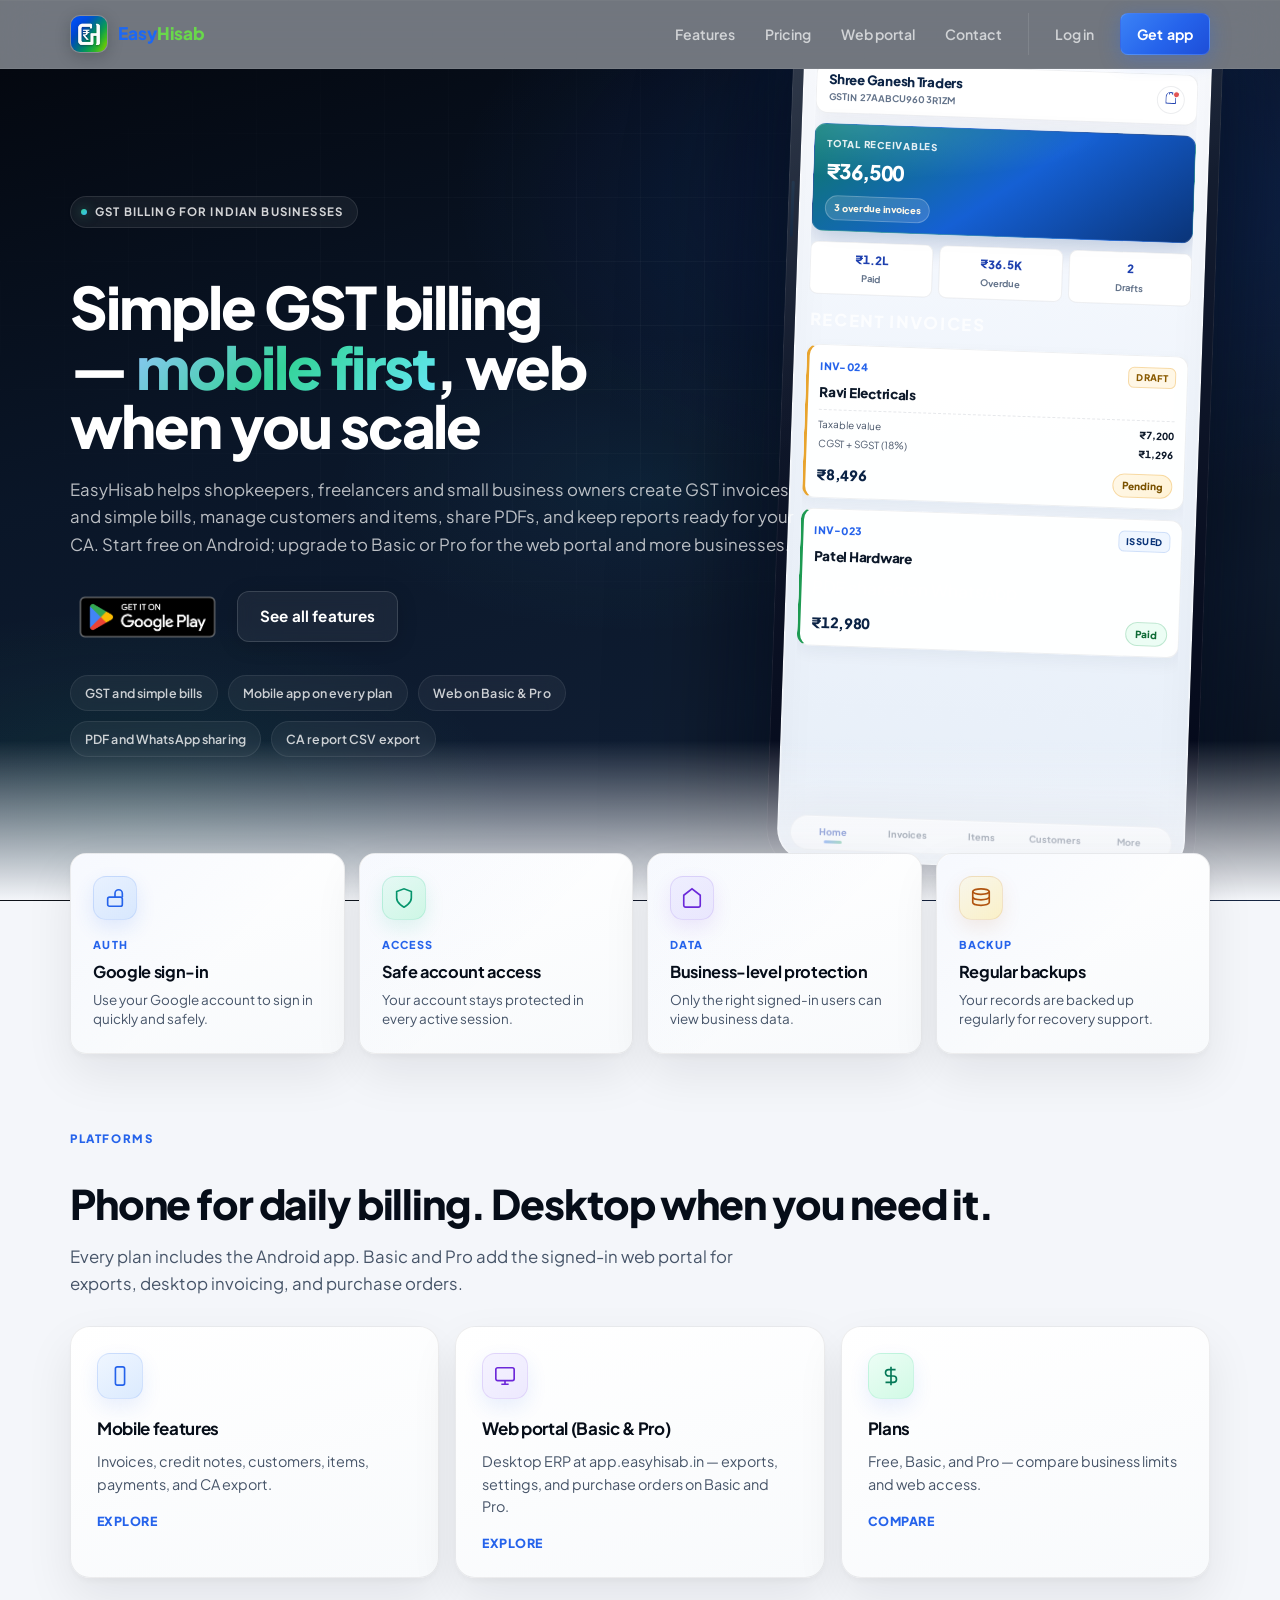
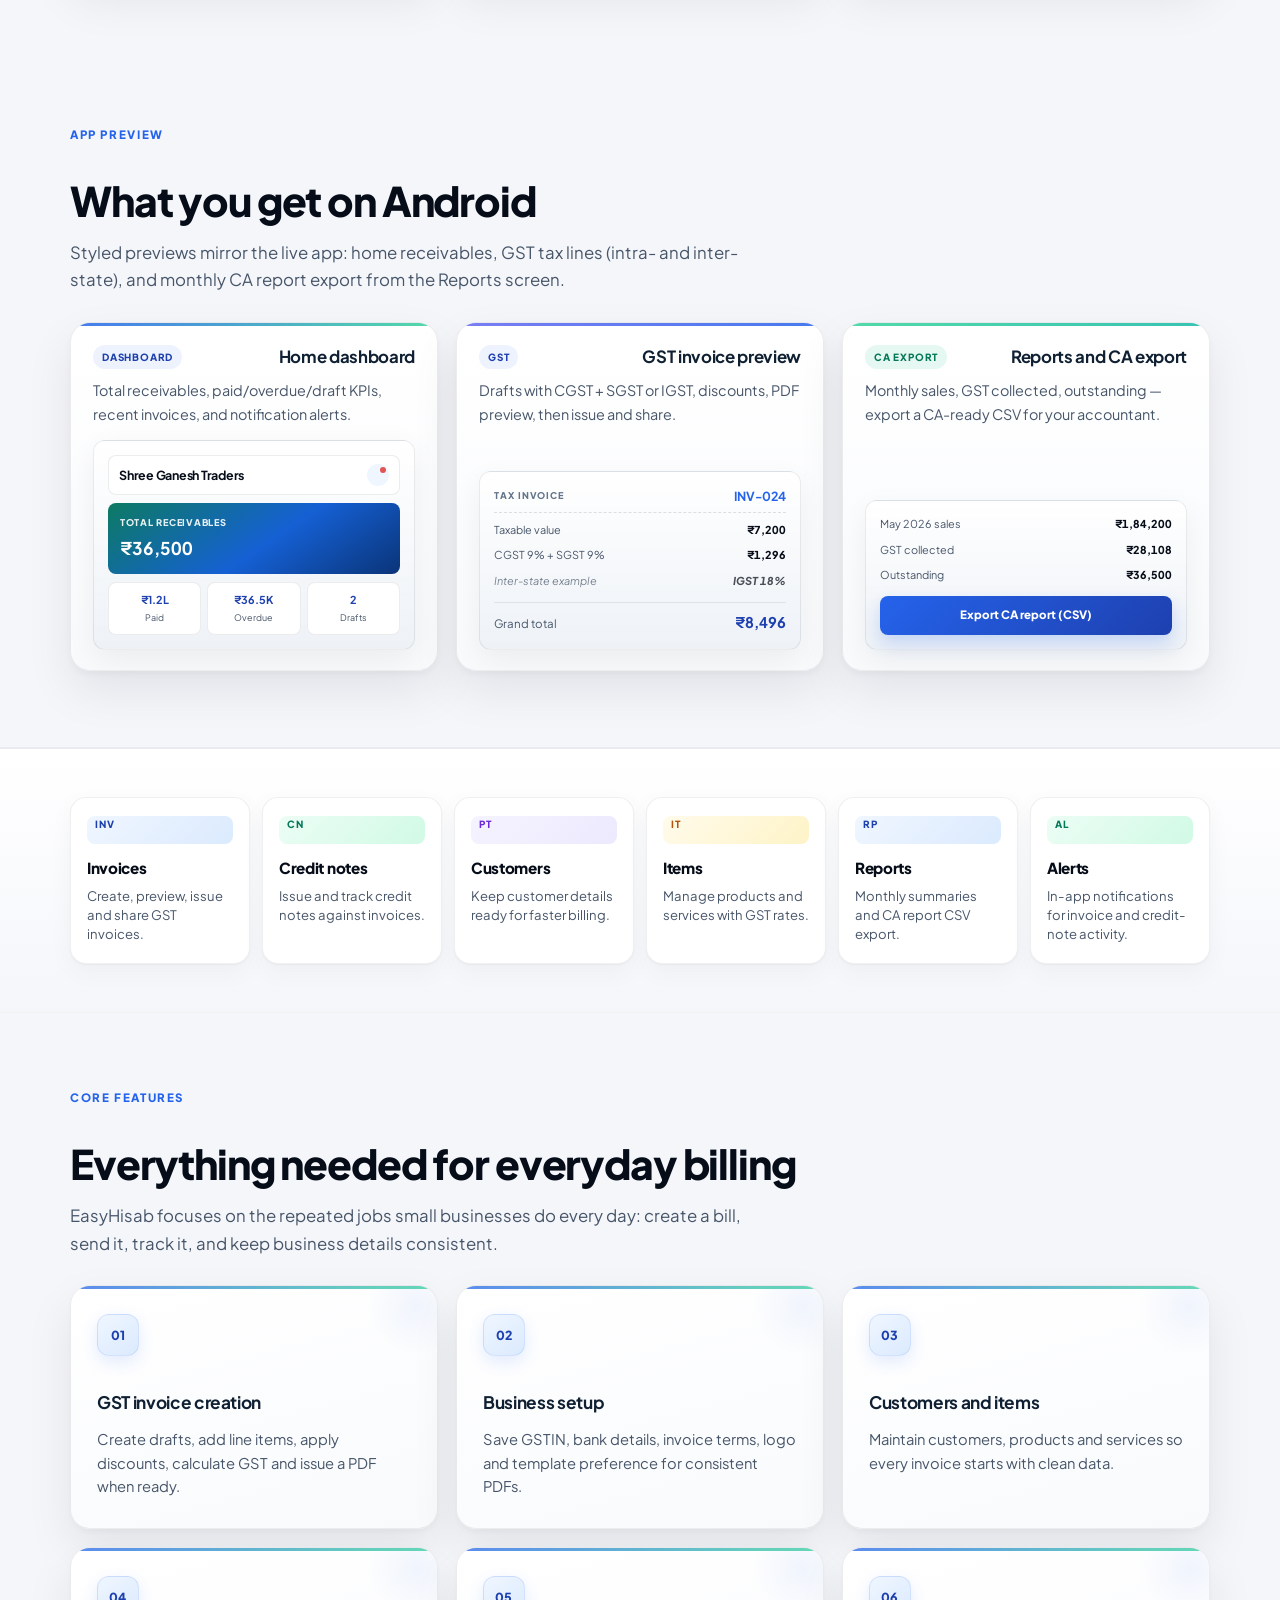
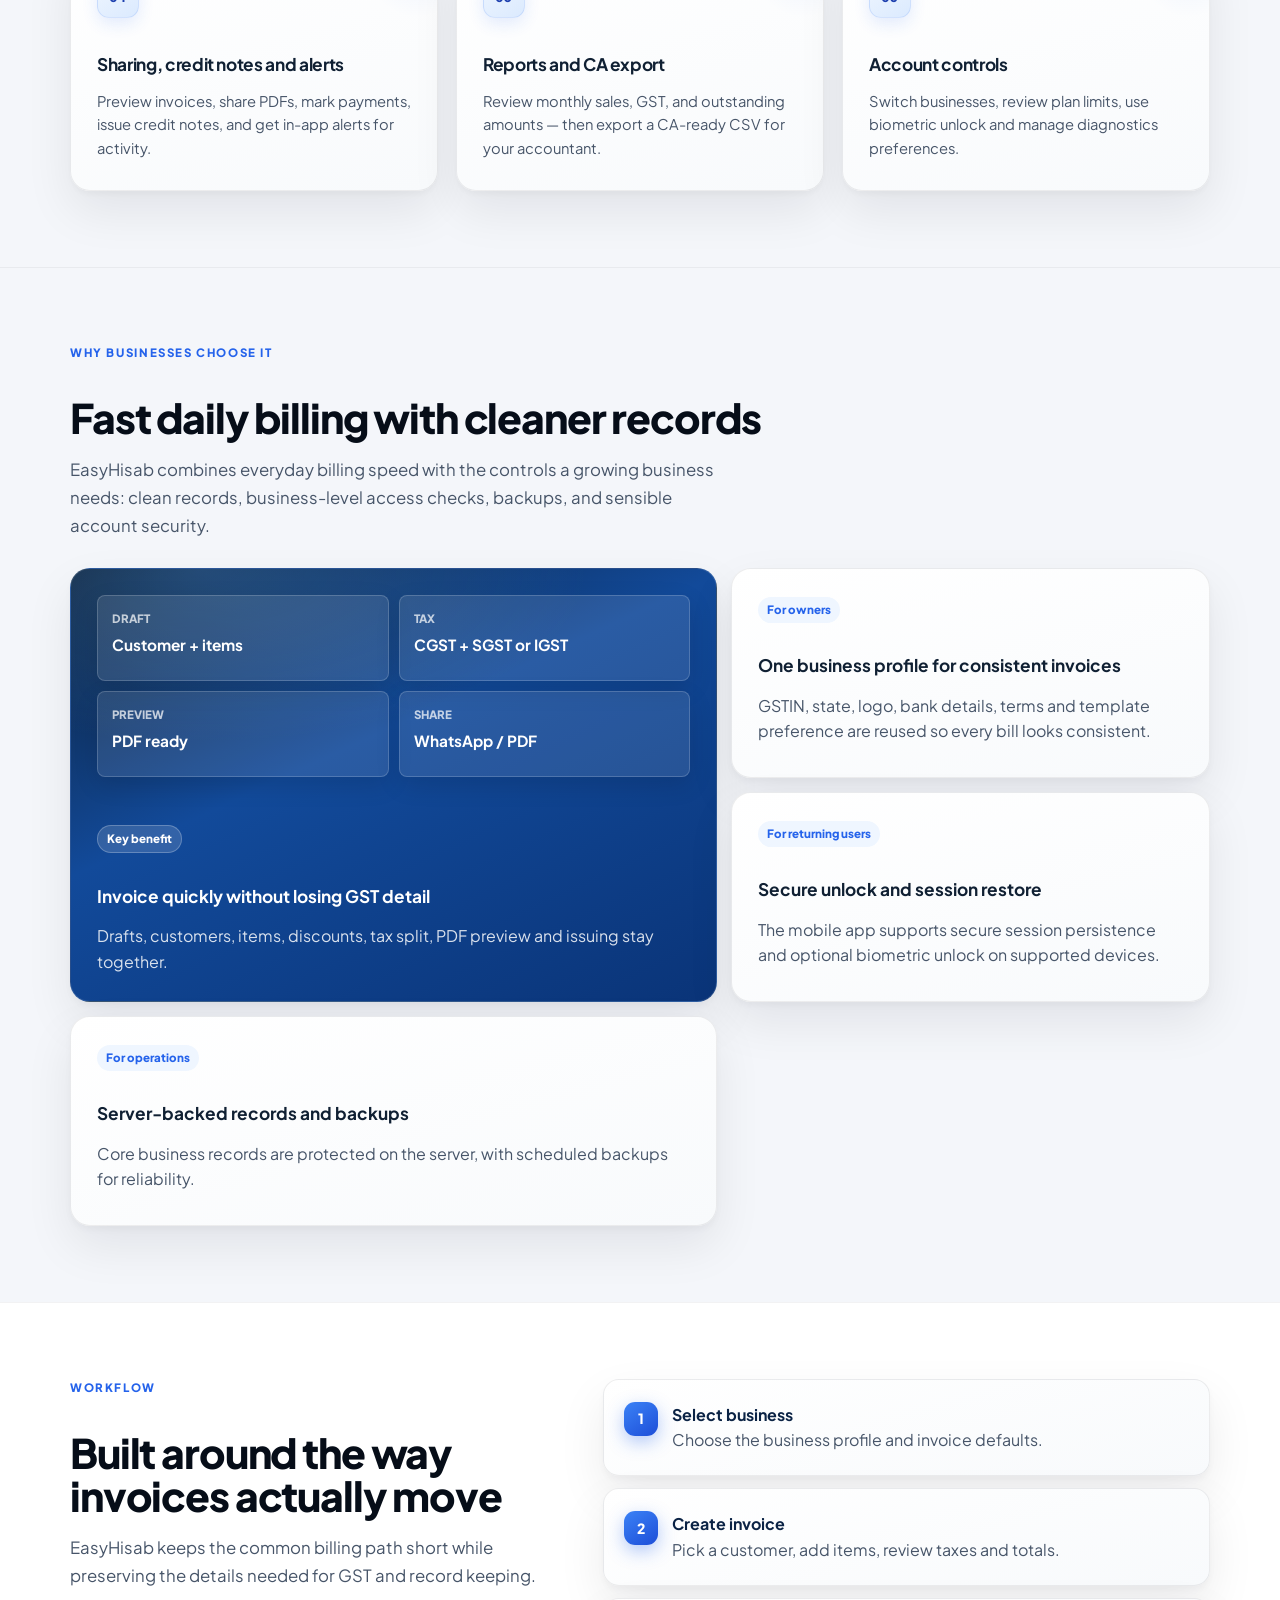
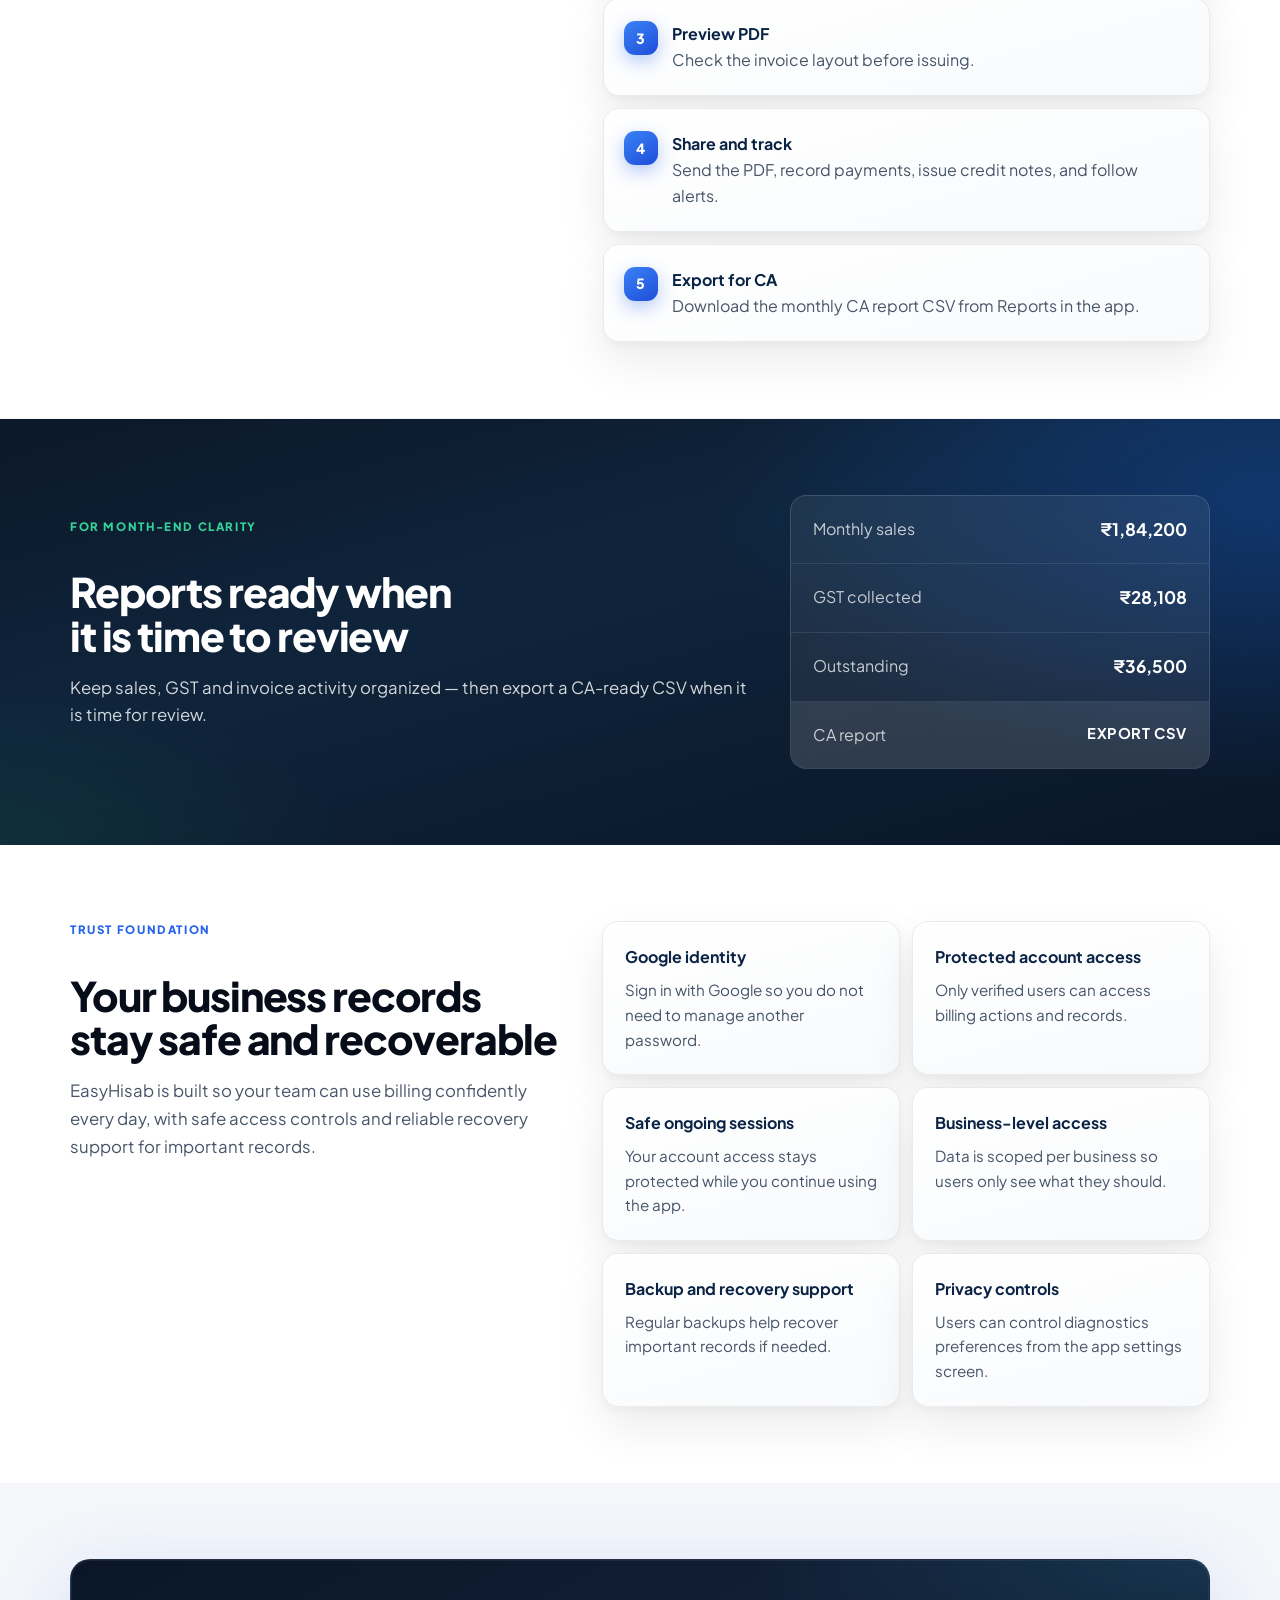
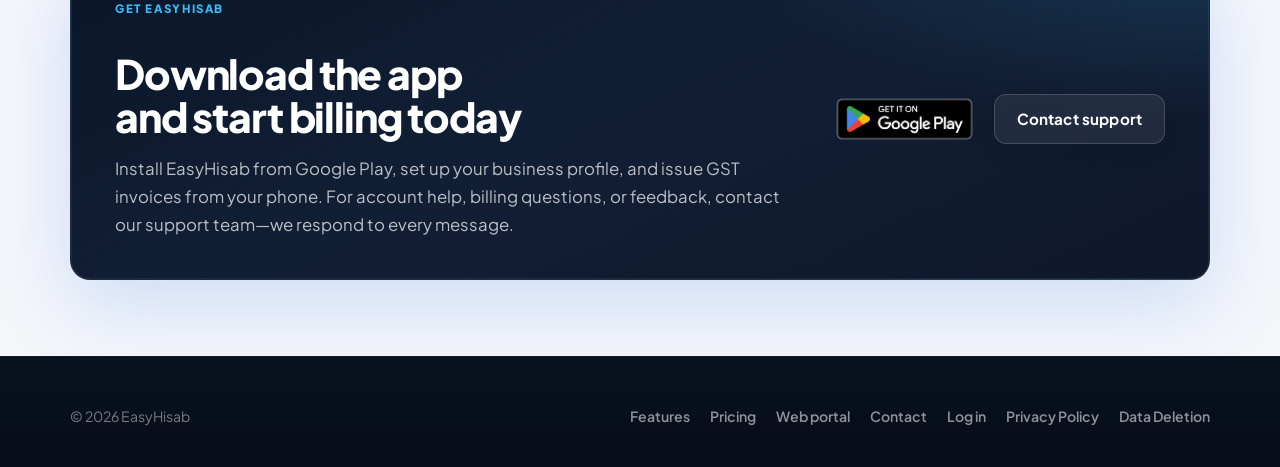
<file: index.html>
<!doctype html>
<html lang="en">
  <head>
    <meta charset="utf-8">
    <meta name="viewport" content="width=device-width, initial-scale=1">
    <title>EasyHisab | Simple GST Billing for Indian Businesses</title>
    <meta
      name="description"
      content="EasyHisab is GST billing for Indian businesses: Android app on every plan, web portal on Basic and Pro. Invoices, credit notes, reports, and CA export."
    >
    <link rel="canonical" href="https://www.easyhisab.in/">
    <meta property="og:site_name" content="EasyHisab">
    <meta property="og:url" content="https://www.easyhisab.in/">
    <meta property="og:locale" content="en_IN">
    <meta property="og:title" content="EasyHisab — GST billing for Indian businesses">
    <meta
      property="og:description"
      content="GST billing on Android for every plan. Basic and Pro add the web portal at app.easyhisab.in. Invoices, reports, and CA export."
    >
    <meta property="og:type" content="website">
    <meta property="og:image" content="https://www.easyhisab.in/assets/og-share.jpg">
    <meta property="og:image:secure_url" content="https://www.easyhisab.in/assets/og-share.jpg">
    <meta property="og:image:type" content="image/jpeg">
    <meta property="og:image:width" content="1200">
    <meta property="og:image:height" content="630">
    <meta
      property="og:image:alt"
      content="EasyHisab — GST invoices, customers, and reports on Android"
    >
    <meta name="twitter:card" content="summary_large_image">
    <meta name="twitter:title" content="EasyHisab — GST billing for Indian businesses">
    <meta
      name="twitter:description"
      content="GST invoices, customers, catalog, PDF sharing, and reports. On Google Play for Android."
    >
    <meta name="twitter:image" content="https://www.easyhisab.in/assets/og-share.jpg">
    <link rel="icon" type="image/png" sizes="32x32" href="assets/favicon-32.png">
    <link rel="icon" type="image/png" sizes="192x192" href="assets/favicon.png">
    <link rel="apple-touch-icon" href="assets/favicon.png">
    <meta name="theme-color" content="#060d18">
    <script type="application/ld+json">
      {
        "@context": "https://schema.org",
        "@type": "SoftwareApplication",
        "name": "EasyHisab",
        "applicationCategory": "BusinessApplication",
        "operatingSystem": "Android",
        "description": "GST billing for Indian businesses: mobile app on every plan, web portal on Basic and Pro, credit notes, and CA-ready reports.",
        "url": "https://www.easyhisab.in/",
        "downloadUrl": "https://play.google.com/store/apps/details?id=com.easyhisab.billing",
        "offers": {
          "@type": "Offer",
          "price": "0",
          "priceCurrency": "INR"
        },
        "publisher": {
          "@type": "Organization",
          "name": "EasyHisab",
          "url": "https://www.easyhisab.in/"
        }
      }
    </script>
    <link rel="preconnect" href="https://fonts.googleapis.com">
    <link rel="preconnect" href="https://fonts.gstatic.com" crossorigin>
    <link
      href="https://fonts.googleapis.com/css2?family=Plus+Jakarta+Sans:ital,wght@0,400..800;1,400..800&display=swap"
      rel="stylesheet"
    >
    <link rel="stylesheet" href="styles.css">
  </head>
  <body>
    <a class="skip-link" href="#main-content">Skip to main content</a>
    <header class="topbar">
      <div class="container topbar-inner">
        <div class="topbar-row">
          <a class="brand" href="./" aria-label="EasyHisab home">
            <span class="brand-mark">
              <img src="assets/brand-mark.png" alt="">
            </span>
            <span class="brand-name" aria-hidden="true">
              <span class="brand-easy">Easy</span><span class="brand-hisab">Hisab</span>
            </span>
          </a>
          <button
            class="menu-toggle"
            type="button"
            aria-expanded="false"
            aria-controls="primary-nav"
            aria-label="Toggle navigation menu"
          >
            <span></span>
            <span></span>
            <span></span>
          </button>
        </div>
        <nav id="primary-nav" class="nav-links" aria-label="Primary">
          <a href="features/">Features</a>
          <a href="pricing/">Pricing</a>
          <a href="web-portal/">Web portal</a>
          <a href="contact/">Contact</a>
          <span class="nav-actions">
            <a class="nav-login" href="https://app.easyhisab.in/login">Log in</a>
            <a class="nav-cta" href="#get-app">Get app</a>
          </span>
        </nav>
      </div>
    </header>

    <main id="main-content">
      <section class="hero">
        <div class="hero-scene" aria-hidden="true">
          <div class="phone-frame">
            <div class="phone-screen">
              <div class="phone-status" aria-hidden="true">
                <span class="phone-status-time">9:41</span>
                <div class="phone-status-tray">
                  <span class="phone-signal" aria-hidden="true">
                    <i></i><i></i><i></i>
                  </span>
                  <span class="phone-battery" aria-hidden="true"></span>
                </div>
              </div>
              <div class="phone-scroll">
                <div class="app-header">
                  <div class="app-header-main">
                    <strong class="app-header-title">Shree Ganesh Traders</strong>
                    <span class="app-header-sub">GSTIN 27AABCU9603R1ZM</span>
                  </div>
                  <span class="app-header-bell" aria-hidden="true">
                    <span class="app-header-bell-dot"></span>
                  </span>
                </div>
                <div class="hero-metric" aria-hidden="true">
                  <span>Total receivables</span>
                  <strong>₹36,500</strong>
                  <em>3 overdue invoices</em>
                </div>
                <div class="kpi-row" aria-hidden="true">
                  <span><b>₹1.2L</b>Paid</span>
                  <span><b>₹36.5K</b>Overdue</span>
                  <span><b>2</b>Drafts</span>
                </div>
                <p class="phone-section-label">Recent invoices</p>
                <div class="invoice-card invoice-card--pending">
                  <div class="invoice-card-head">
                    <span class="invoice-no">INV-024</span>
                    <span class="invoice-badge invoice-badge--draft">Draft</span>
                  </div>
                  <strong class="invoice-party">Ravi Electricals</strong>
                  <div class="invoice-lines">
                    <div class="invoice-line"><span>Taxable value</span><span>₹7,200</span></div>
                    <div class="invoice-line"><span>CGST + SGST (18%)</span><span>₹1,296</span></div>
                  </div>
                  <div class="invoice-meta">
                    <b>₹8,496</b>
                    <em class="pending">Pending</em>
                  </div>
                </div>
                <div class="invoice-card invoice-card--paid">
                  <div class="invoice-card-head">
                    <span class="invoice-no">INV-023</span>
                    <span class="invoice-badge invoice-badge--issued">Issued</span>
                  </div>
                  <strong class="invoice-party">Patel Hardware</strong>
                  <p class="invoice-note">PDF shared on WhatsApp</p>
                  <div class="invoice-meta">
                    <b>₹12,980</b>
                    <em class="paid">Paid</em>
                  </div>
                </div>
              </div>
              <nav class="bottom-nav" aria-hidden="true">
                <span class="is-active">Home</span>
                <span>Invoices</span>
                <span>Items</span>
                <span>Customers</span>
                <span>More</span>
              </nav>
            </div>
          </div>
        </div>

        <div class="container hero-content">
          <span class="eyebrow">GST billing for Indian businesses</span>
          <h1>Simple GST billing — <span class="headline-accent">mobile first</span>, web when you scale</h1>
          <p>
            EasyHisab helps shopkeepers, freelancers and small business owners create GST invoices and simple bills,
            manage customers and items, share PDFs, and keep reports ready for your CA. Start free on Android;
            upgrade to Basic or Pro for the web portal and more businesses.
          </p>
          <div class="cta-row">
            <a
              class="play-badge-link"
              href="https://play.google.com/store/apps/details?id=com.easyhisab.billing"
              target="_blank"
              rel="noopener noreferrer"
              aria-label="Get EasyHisab on Google Play"
            >
              <img
                class="play-badge"
                src="assets/google-play-badge.png"
                alt="Get it on Google Play"
                width="155"
                height="60"
                decoding="async"
              >
            </a>
            <a class="btn btn-secondary" href="features/">See all features</a>
          </div>
          <div class="hero-points" aria-label="Product highlights">
            <span>GST and simple bills</span>
            <span>Mobile app on every plan</span>
            <span>Web on Basic &amp; Pro</span>
            <span>PDF and WhatsApp sharing</span>
            <span>CA report CSV export</span>
          </div>
        </div>
      </section>

      <section class="trust-ledger" aria-label="EasyHisab trust highlights">
        <div class="container ledger-grid">
          <article class="ledger-card">
            <div class="ledger-icon" aria-hidden="true">
              <svg viewBox="0 0 24 24" fill="none" stroke="currentColor" stroke-width="1.8"><path d="M12 11V7a4 4 0 1 1 8 0v4"/><rect x="4" y="11" width="16" height="10" rx="2"/></svg>
            </div>
            <span class="ledger-kicker">Auth</span>
            <strong>Google sign-in</strong>
            <small>Use your Google account to sign in quickly and safely.</small>
          </article>
          <article class="ledger-card">
            <div class="ledger-icon ledger-icon--mint" aria-hidden="true">
              <svg viewBox="0 0 24 24" fill="none" stroke="currentColor" stroke-width="1.8"><path d="M12 22s8-4 8-10V5l-8-3-8 3v7c0 6 8 10 8 10z"/></svg>
            </div>
            <span class="ledger-kicker">Access</span>
            <strong>Safe account access</strong>
            <small>Your account stays protected in every active session.</small>
          </article>
          <article class="ledger-card">
            <div class="ledger-icon ledger-icon--violet" aria-hidden="true">
              <svg viewBox="0 0 24 24" fill="none" stroke="currentColor" stroke-width="1.8"><path d="M3 9l9-7 9 7v11a2 2 0 0 1-2 2H5a2 2 0 0 1-2-2z"/></svg>
            </div>
            <span class="ledger-kicker">Data</span>
            <strong>Business-level protection</strong>
            <small>Only the right signed-in users can view business data.</small>
          </article>
          <article class="ledger-card">
            <div class="ledger-icon ledger-icon--gold" aria-hidden="true">
              <svg viewBox="0 0 24 24" fill="none" stroke="currentColor" stroke-width="1.8"><ellipse cx="12" cy="5" rx="9" ry="3"/><path d="M3 5v6c0 1.7 4 3 9 3s9-1.3 9-3V5"/><path d="M3 11v6c0 1.7 4 3 9 3s9-1.3 9-3v-6"/></svg>
            </div>
            <span class="ledger-kicker">Backup</span>
            <strong>Regular backups</strong>
            <small>Your records are backed up regularly for recovery support.</small>
          </article>
        </div>
      </section>

      <section class="section">
        <div class="container section-head">
          <span class="section-kicker">Platforms</span>
          <h2>Phone for daily billing. Desktop when you need it.</h2>
          <p>
            Every plan includes the Android app. Basic and Pro add the signed-in web portal for exports,
            desktop invoicing, and purchase orders.
          </p>
        </div>
        <div class="container link-card-grid">
          <a class="link-card link-card--mobile" href="features/">
            <span class="link-card-icon" aria-hidden="true">
              <svg viewBox="0 0 24 24" fill="none" stroke="currentColor" stroke-width="1.8"><rect x="7" y="2" width="10" height="20" rx="2"/><line x1="12" y1="18" x2="12" y2="18.01"/></svg>
            </span>
            <strong>Mobile features</strong>
            <span>Invoices, credit notes, customers, items, payments, and CA export.</span>
            <em class="link-card-arrow" aria-hidden="true">Explore</em>
          </a>
          <a class="link-card link-card--web" href="web-portal/">
            <span class="link-card-icon" aria-hidden="true">
              <svg viewBox="0 0 24 24" fill="none" stroke="currentColor" stroke-width="1.8"><rect x="2" y="3" width="20" height="14" rx="2"/><line x1="8" y1="21" x2="16" y2="21"/><line x1="12" y1="17" x2="12" y2="21"/></svg>
            </span>
            <strong>Web portal (Basic &amp; Pro)</strong>
            <span>Desktop ERP at app.easyhisab.in — exports, settings, and purchase orders on Basic and Pro.</span>
            <em class="link-card-arrow" aria-hidden="true">Explore</em>
          </a>
          <a class="link-card link-card--plans" href="pricing/">
            <span class="link-card-icon" aria-hidden="true">
              <svg viewBox="0 0 24 24" fill="none" stroke="currentColor" stroke-width="1.8"><path d="M12 2v20M17 5H9.5a3.5 3.5 0 0 0 0 7h5a3.5 3.5 0 0 1 0 7H6"/></svg>
            </span>
            <strong>Plans</strong>
            <span>Free, Basic, and Pro — compare business limits and web access.</span>
            <em class="link-card-arrow" aria-hidden="true">Compare</em>
          </a>
        </div>
      </section>

      <section class="section app-showcase" id="app-preview">
        <div class="container section-head">
          <span class="section-kicker">App preview</span>
          <h2>What you get on Android</h2>
          <p>
            Styled previews mirror the live app: home receivables, GST tax lines (intra- and inter-state),
            and monthly CA report export from the Reports screen.
          </p>
        </div>
        <div class="container showcase-grid">
          <article class="showcase-card showcase-card--home">
            <div class="showcase-card-head">
              <span class="showcase-tag">Dashboard</span>
              <h3>Home dashboard</h3>
            </div>
            <p>Total receivables, paid/overdue/draft KPIs, recent invoices, and notification alerts.</p>
            <div class="showcase-screen showcase-screen--home" aria-hidden="true">
              <div class="showcase-bar">
                <strong>Shree Ganesh Traders</strong>
                <span class="showcase-bell"><i></i></span>
              </div>
              <div class="showcase-hero-metric">
                <span>Total receivables</span>
                <strong>₹36,500</strong>
              </div>
              <div class="showcase-kpis">
                <span><b>₹1.2L</b>Paid</span>
                <span><b>₹36.5K</b>Overdue</span>
                <span><b>2</b>Drafts</span>
              </div>
            </div>
          </article>
          <article class="showcase-card showcase-card--invoice">
            <div class="showcase-card-head">
              <span class="showcase-tag">GST</span>
              <h3>GST invoice preview</h3>
            </div>
            <p>Drafts with CGST + SGST or IGST, discounts, PDF preview, then issue and share.</p>
            <div class="showcase-screen showcase-screen--invoice" aria-hidden="true">
              <div class="showcase-doc-head">
                <span>TAX INVOICE</span>
                <strong>INV-024</strong>
              </div>
              <div class="showcase-doc-line"><span>Taxable value</span><span>₹7,200</span></div>
              <div class="showcase-doc-line"><span>CGST 9% + SGST 9%</span><span>₹1,296</span></div>
              <div class="showcase-doc-line showcase-doc-line--muted"><span>Inter-state example</span><span>IGST 18%</span></div>
              <div class="showcase-doc-total"><span>Grand total</span><strong>₹8,496</strong></div>
            </div>
          </article>
          <article class="showcase-card showcase-card--reports">
            <div class="showcase-card-head">
              <span class="showcase-tag">CA export</span>
              <h3>Reports and CA export</h3>
            </div>
            <p>Monthly sales, GST collected, outstanding — export a CA-ready CSV for your accountant.</p>
            <div class="showcase-screen showcase-screen--reports" aria-hidden="true">
              <div class="showcase-doc-line"><span>May 2026 sales</span><span>₹1,84,200</span></div>
              <div class="showcase-doc-line"><span>GST collected</span><span>₹28,108</span></div>
              <div class="showcase-doc-line"><span>Outstanding</span><span>₹36,500</span></div>
              <div class="showcase-export">Export CA report (CSV)</div>
            </div>
          </article>
        </div>
      </section>

      <section class="section product-strip" aria-label="EasyHisab modules">
        <div class="container strip-grid">
          <article class="strip-tile">
            <span class="strip-tile-icon" aria-hidden="true">INV</span>
            <strong>Invoices</strong>
            <span>Create, preview, issue and share GST invoices.</span>
          </article>
          <article class="strip-tile">
            <span class="strip-tile-icon strip-tile-icon--mint" aria-hidden="true">CN</span>
            <strong>Credit notes</strong>
            <span>Issue and track credit notes against invoices.</span>
          </article>
          <article class="strip-tile">
            <span class="strip-tile-icon strip-tile-icon--violet" aria-hidden="true">PT</span>
            <strong>Customers</strong>
            <span>Keep customer details ready for faster billing.</span>
          </article>
          <article class="strip-tile">
            <span class="strip-tile-icon strip-tile-icon--gold" aria-hidden="true">IT</span>
            <strong>Items</strong>
            <span>Manage products and services with GST rates.</span>
          </article>
          <article class="strip-tile">
            <span class="strip-tile-icon" aria-hidden="true">RP</span>
            <strong>Reports</strong>
            <span>Monthly summaries and CA report CSV export.</span>
          </article>
          <article class="strip-tile">
            <span class="strip-tile-icon strip-tile-icon--mint" aria-hidden="true">AL</span>
            <strong>Alerts</strong>
            <span>In-app notifications for invoice and credit-note activity.</span>
          </article>
        </div>
      </section>

      <section class="section" id="features">
        <div class="container section-head">
          <span class="section-kicker">Core features</span>
          <h2>Everything needed for everyday billing</h2>
          <p>
            EasyHisab focuses on the repeated jobs small businesses do every day: create a bill,
            send it, track it, and keep business details consistent.
          </p>
        </div>
        <div class="container feature-grid">
          <article class="feature-card">
            <span class="feature-icon">01</span>
            <h3>GST invoice creation</h3>
            <p>Create drafts, add line items, apply discounts, calculate GST and issue a PDF when ready.</p>
          </article>
          <article class="feature-card">
            <span class="feature-icon">02</span>
            <h3>Business setup</h3>
            <p>Save GSTIN, bank details, invoice terms, logo and template preference for consistent PDFs.</p>
          </article>
          <article class="feature-card">
            <span class="feature-icon">03</span>
            <h3>Customers and items</h3>
            <p>Maintain customers, products and services so every invoice starts with clean data.</p>
          </article>
          <article class="feature-card">
            <span class="feature-icon">04</span>
            <h3>Sharing, credit notes and alerts</h3>
            <p>Preview invoices, share PDFs, mark payments, issue credit notes, and get in-app alerts for activity.</p>
          </article>
          <article class="feature-card">
            <span class="feature-icon">05</span>
            <h3>Reports and CA export</h3>
            <p>Review monthly sales, GST, and outstanding amounts — then export a CA-ready CSV for your accountant.</p>
          </article>
          <article class="feature-card">
            <span class="feature-icon">06</span>
            <h3>Account controls</h3>
            <p>Switch businesses, review plan limits, use biometric unlock and manage diagnostics preferences.</p>
          </article>
        </div>
      </section>

      <section class="section usp-section">
        <div class="container section-head">
          <span class="section-kicker">Why businesses choose it</span>
          <h2>Fast daily billing with cleaner records</h2>
          <p>
            EasyHisab combines everyday billing speed with the controls a growing business needs:
            clean records, business-level access checks, backups, and sensible account security.
          </p>
        </div>
        <div class="container usp-grid">
          <article class="usp-card highlight">
            <div class="usp-flow-preview" aria-hidden="true">
              <div>
                <span>Draft</span>
                <strong>Customer + items</strong>
              </div>
              <div>
                <span>Tax</span>
                <strong>CGST + SGST or IGST</strong>
              </div>
              <div>
                <span>Preview</span>
                <strong>PDF ready</strong>
              </div>
              <div>
                <span>Share</span>
                <strong>WhatsApp / PDF</strong>
              </div>
            </div>
            <div>
              <span class="usp-label">Key benefit</span>
              <h3>Invoice quickly without losing GST detail</h3>
              <p>
                Drafts, customers, items, discounts, tax split, PDF preview and issuing stay together.
              </p>
            </div>
          </article>
          <article class="usp-card">
            <span class="usp-label">For owners</span>
            <h3>One business profile for consistent invoices</h3>
            <p>
              GSTIN, state, logo, bank details, terms and template preference are reused so every bill looks consistent.
            </p>
          </article>
          <article class="usp-card">
            <span class="usp-label">For returning users</span>
            <h3>Secure unlock and session restore</h3>
            <p>
              The mobile app supports secure session persistence and optional biometric unlock on supported devices.
            </p>
          </article>
          <article class="usp-card">
            <span class="usp-label">For operations</span>
            <h3>Server-backed records and backups</h3>
            <p>
              Core business records are protected on the server, with scheduled backups for reliability.
            </p>
          </article>
        </div>
      </section>

      <section class="section workflow" id="workflow">
        <div class="container workflow-grid">
          <div class="section-head compact">
            <span class="section-kicker">Workflow</span>
            <h2>Built around the way invoices actually move</h2>
            <p>
              EasyHisab keeps the common billing path short while preserving the details needed for GST and record keeping.
            </p>
          </div>
          <ol class="steps">
            <li>
              <strong>Select business</strong>
              <span>Choose the business profile and invoice defaults.</span>
            </li>
            <li>
              <strong>Create invoice</strong>
              <span>Pick a customer, add items, review taxes and totals.</span>
            </li>
            <li>
              <strong>Preview PDF</strong>
              <span>Check the invoice layout before issuing.</span>
            </li>
            <li>
              <strong>Share and track</strong>
              <span>Send the PDF, record payments, issue credit notes, and follow alerts.</span>
            </li>
            <li>
              <strong>Export for CA</strong>
              <span>Download the monthly CA report CSV from Reports in the app.</span>
            </li>
          </ol>
        </div>
      </section>

      <section class="section reports-band" id="reports">
        <div class="container reports-grid">
          <div>
            <span class="section-kicker">For month-end clarity</span>
            <h2>Reports ready when it is time to review</h2>
            <p>
              Keep sales, GST and invoice activity organized — then export a CA-ready CSV when it is time for review.
            </p>
          </div>
          <div class="report-panel">
            <div class="report-row">
              <span>Monthly sales</span>
              <strong>₹1,84,200</strong>
            </div>
            <div class="report-row">
              <span>GST collected</span>
              <strong>₹28,108</strong>
            </div>
            <div class="report-row">
              <span>Outstanding</span>
              <strong>₹36,500</strong>
            </div>
            <div class="report-row report-row--action">
              <span>CA report</span>
              <strong>Export CSV</strong>
            </div>
          </div>
        </div>
      </section>

      <section class="section security-section">
        <div class="container security-grid">
          <div class="section-head compact">
            <span class="section-kicker">Trust foundation</span>
            <h2>Your business records stay safe and recoverable</h2>
            <p>
              EasyHisab is built so your team can use billing confidently every day, with safe access controls and reliable recovery support for important records.
            </p>
          </div>
          <div class="security-list">
            <div>
              <strong>Google identity</strong>
              <span>Sign in with Google so you do not need to manage another password.</span>
            </div>
            <div>
              <strong>Protected account access</strong>
              <span>Only verified users can access billing actions and records.</span>
            </div>
            <div>
              <strong>Safe ongoing sessions</strong>
              <span>Your account access stays protected while you continue using the app.</span>
            </div>
            <div>
              <strong>Business-level access</strong>
              <span>Data is scoped per business so users only see what they should.</span>
            </div>
            <div>
              <strong>Backup and recovery support</strong>
              <span>Regular backups help recover important records if needed.</span>
            </div>
            <div>
              <strong>Privacy controls</strong>
              <span>Users can control diagnostics preferences from the app settings screen.</span>
            </div>
          </div>
        </div>
      </section>

      <section class="section final-cta" id="get-app">
        <div class="container final-grid">
          <div>
            <span class="section-kicker">Get EasyHisab</span>
            <h2>Download the app and start billing today</h2>
            <p>
              Install EasyHisab from Google Play, set up your business profile, and issue GST invoices from your phone.
              For account help, billing questions, or feedback, contact our support team—we respond to every message.
            </p>
          </div>
          <div class="final-cta-actions">
            <a
              class="play-badge-link"
              href="https://play.google.com/store/apps/details?id=com.easyhisab.billing"
              target="_blank"
              rel="noopener noreferrer"
              aria-label="Get EasyHisab on Google Play"
            >
              <img
                class="play-badge"
                src="assets/google-play-badge.png"
                alt="Get it on Google Play"
                width="155"
                height="60"
                loading="lazy"
                decoding="async"
              >
            </a>
            <a
              class="btn btn-secondary"
              href="mailto:easyhisabsupport@gmail.com?subject=EasyHisab%20Support"
            >Contact support</a>
          </div>
        </div>
      </section>
    </main>

    <footer>
      <div class="container footer-row">
        <span>&copy; <span id="year"></span> EasyHisab</span>
        <div class="footer-links">
          <a href="features/">Features</a>
          <a href="pricing/">Pricing</a>
          <a href="web-portal/">Web portal</a>
          <a href="contact/">Contact</a>
          <a href="https://app.easyhisab.in/login">Log in</a>
          <a href="privacy-policy/">Privacy Policy</a>
          <a href="delete-account/">Data Deletion</a>
        </div>
      </div>
    </footer>

    <script src="js/site.js" defer></script>
  </body>
</html>
</file>
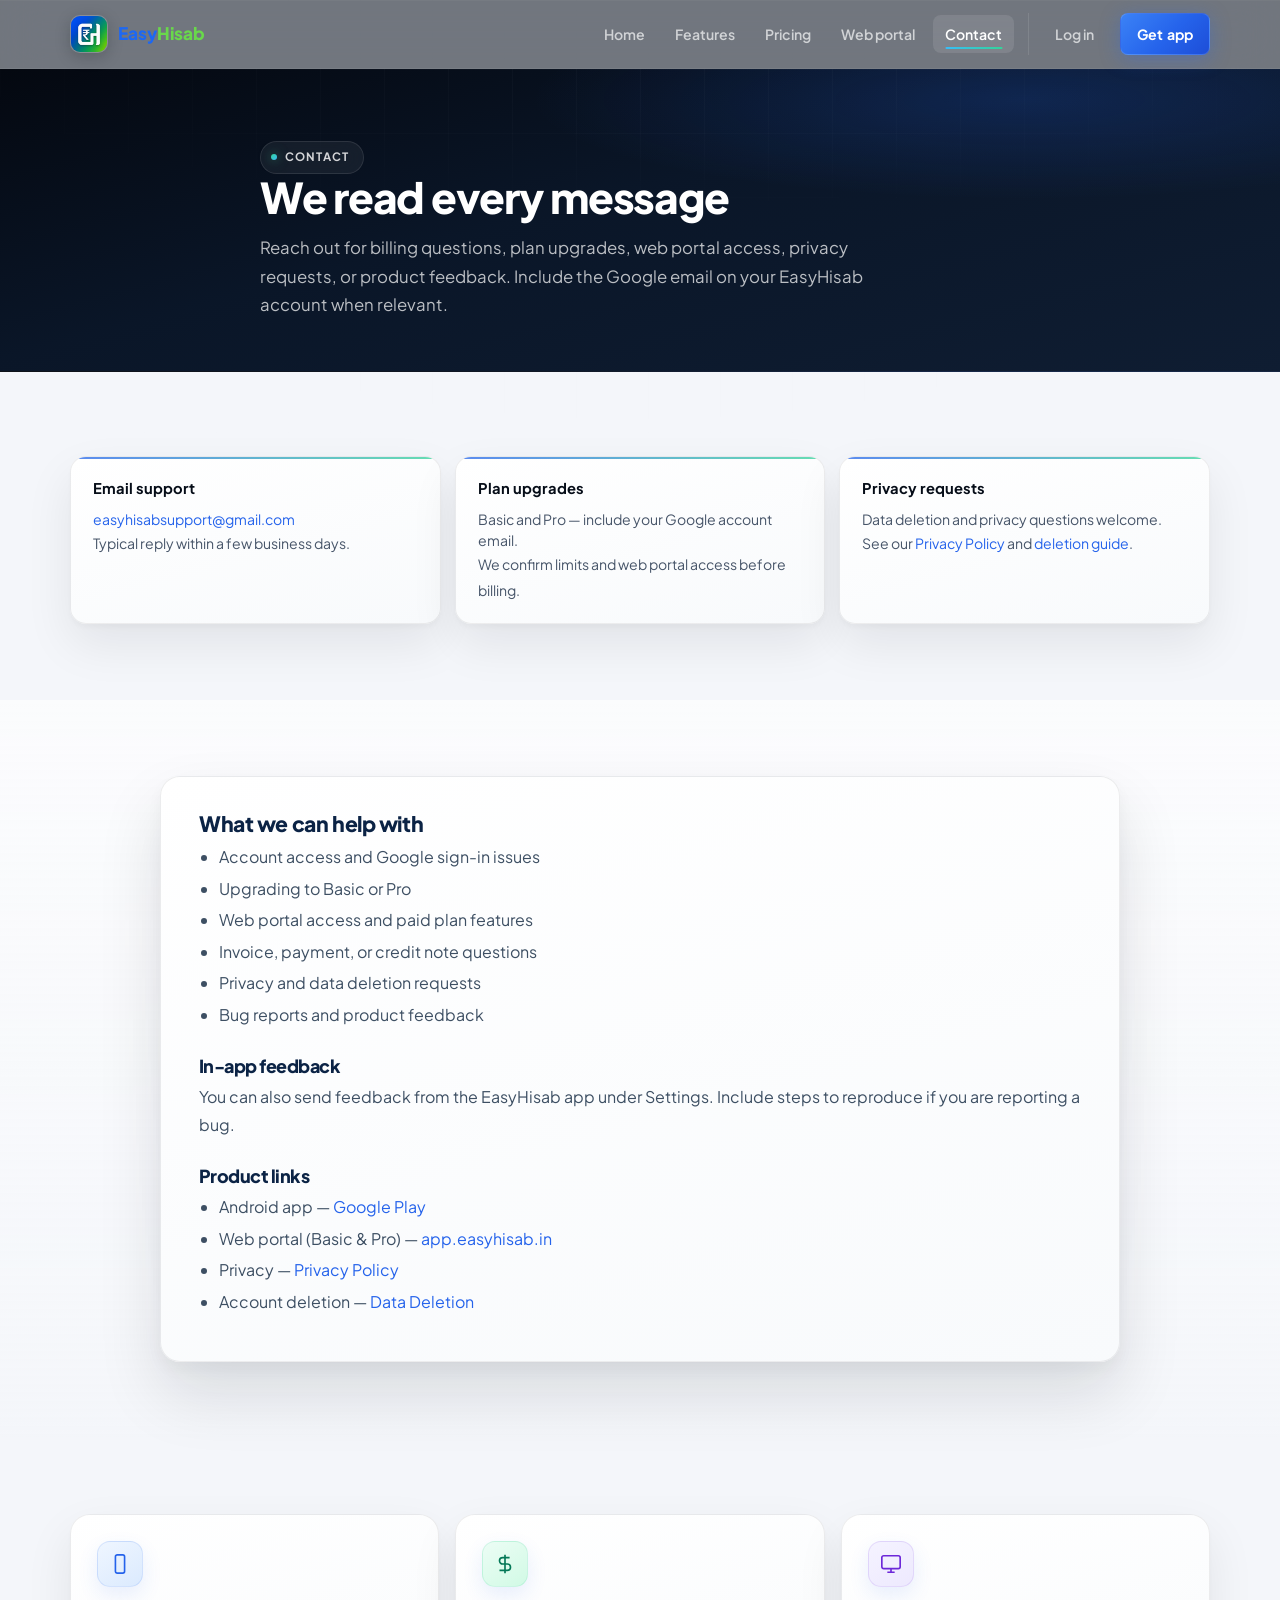
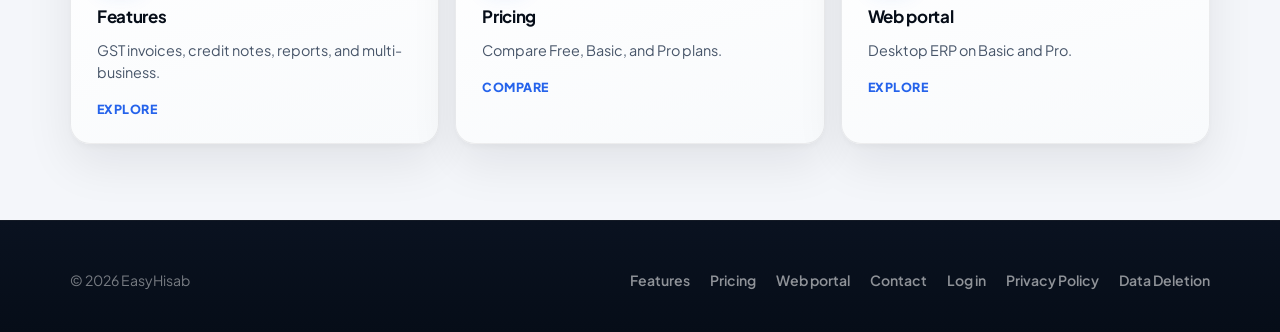
<file: contact/index.html>
<!doctype html>
<html lang="en">
  <head>
    <meta charset="utf-8">
    <meta name="viewport" content="width=device-width, initial-scale=1">
    <title>Contact | EasyHisab — Support and sales</title>
    <meta
      name="description"
      content="Contact EasyHisab support for billing help, plan upgrades, web portal access, privacy requests, and product feedback."
    >
    <link rel="canonical" href="https://www.easyhisab.in/contact/">
    <meta property="og:site_name" content="EasyHisab">
    <meta property="og:url" content="https://www.easyhisab.in/contact/">
    <meta property="og:locale" content="en_IN">
    <meta property="og:title" content="Contact EasyHisab">
    <meta property="og:description" content="Support, upgrades, and feedback for EasyHisab GST billing.">
    <meta property="og:type" content="website">
    <meta property="og:image" content="https://www.easyhisab.in/assets/og-share.jpg">
    <link rel="icon" type="image/png" sizes="32x32" href="../assets/favicon-32.png">
    <link rel="icon" type="image/png" sizes="192x192" href="../assets/favicon.png">
    <link rel="apple-touch-icon" href="../assets/favicon.png">
    <meta name="theme-color" content="#060d18">
    <link rel="preconnect" href="https://fonts.googleapis.com">
    <link rel="preconnect" href="https://fonts.gstatic.com" crossorigin>
    <link
      href="https://fonts.googleapis.com/css2?family=Plus+Jakarta+Sans:ital,wght@0,400..800;1,400..800&display=swap"
      rel="stylesheet"
    >
    <link rel="stylesheet" href="../styles.css">
  </head>
  <body>
    <a class="skip-link" href="#main-content">Skip to main content</a>
    <header class="topbar">
      <div class="container topbar-inner">
        <div class="topbar-row">
          <a class="brand" href="../" aria-label="EasyHisab home">
            <span class="brand-mark">
              <img src="../assets/brand-mark.png" alt="">
            </span>
            <span class="brand-name" aria-hidden="true">
              <span class="brand-easy">Easy</span><span class="brand-hisab">Hisab</span>
            </span>
          </a>
          <button
            class="menu-toggle"
            type="button"
            aria-expanded="false"
            aria-controls="primary-nav"
            aria-label="Toggle navigation menu"
          >
            <span></span>
            <span></span>
            <span></span>
          </button>
        </div>
        <nav id="primary-nav" class="nav-links" aria-label="Primary">
          <a href="../">Home</a>
          <a href="../features/">Features</a>
          <a href="../pricing/">Pricing</a>
          <a href="../web-portal/">Web portal</a>
          <a href="../contact/" class="is-active" aria-current="page">Contact</a>
          <span class="nav-actions">
            <a class="nav-login" href="https://app.easyhisab.in/login">Log in</a>
            <a class="nav-cta" href="../#get-app">Get app</a>
          </span>
        </nav>
      </div>
    </header>

    <main id="main-content" class="marketing-page">
      <section class="page-hero">
        <div class="container page-hero-inner">
          <span class="eyebrow">Contact</span>
          <h1>We read every message</h1>
          <p class="page-hero-lead">
            Reach out for billing questions, plan upgrades, web portal access, privacy requests,
            or product feedback. Include the Google email on your EasyHisab account when relevant.
          </p>
        </div>
      </section>

      <section class="section">
        <div class="container info-card-grid">
          <article class="info-card">
            <strong>Email support</strong>
            <p>
              <a href="mailto:easyhisabsupport@gmail.com">easyhisabsupport@gmail.com</a>
            </p>
            <span>Typical reply within a few business days.</span>
          </article>
          <article class="info-card">
            <strong>Plan upgrades</strong>
            <p>Basic and Pro — include your Google account email.</p>
            <span>We confirm limits and web portal access before billing.</span>
          </article>
          <article class="info-card">
            <strong>Privacy requests</strong>
            <p>Data deletion and privacy questions welcome.</p>
            <span>See our <a href="../privacy-policy/">Privacy Policy</a> and <a href="../delete-account/">deletion guide</a>.</span>
          </article>
        </div>
      </section>

      <section class="section section--alt">
        <div class="container content-shell content-shell--wide">
          <h2>What we can help with</h2>
          <ul>
            <li>Account access and Google sign-in issues</li>
            <li>Upgrading to Basic or Pro</li>
            <li>Web portal access and paid plan features</li>
            <li>Invoice, payment, or credit note questions</li>
            <li>Privacy and data deletion requests</li>
            <li>Bug reports and product feedback</li>
          </ul>

          <h2>In-app feedback</h2>
          <p>
            You can also send feedback from the EasyHisab app under Settings. Include steps to reproduce
            if you are reporting a bug.
          </p>

          <h2>Product links</h2>
          <ul>
            <li>Android app — <a href="https://play.google.com/store/apps/details?id=com.easyhisab.billing">Google Play</a></li>
            <li>Web portal (Basic &amp; Pro) — <a href="https://app.easyhisab.in">app.easyhisab.in</a></li>
            <li>Privacy — <a href="../privacy-policy/">Privacy Policy</a></li>
            <li>Account deletion — <a href="../delete-account/">Data Deletion</a></li>
          </ul>
        </div>
      </section>

      <section class="section">
        <div class="container link-card-grid">
          <a class="link-card link-card--mobile" href="../features/">
            <span class="link-card-icon" aria-hidden="true">
              <svg viewBox="0 0 24 24" fill="none" stroke="currentColor" stroke-width="1.8"><rect x="7" y="2" width="10" height="20" rx="2"/><line x1="12" y1="18" x2="12" y2="18.01"/></svg>
            </span>
            <strong>Features</strong>
            <span>GST invoices, credit notes, reports, and multi-business.</span>
            <em class="link-card-arrow" aria-hidden="true">Explore</em>
          </a>
          <a class="link-card link-card--plans" href="../pricing/">
            <span class="link-card-icon" aria-hidden="true">
              <svg viewBox="0 0 24 24" fill="none" stroke="currentColor" stroke-width="1.8"><path d="M12 2v20M17 5H9.5a3.5 3.5 0 0 0 0 7h5a3.5 3.5 0 0 1 0 7H6"/></svg>
            </span>
            <strong>Pricing</strong>
            <span>Compare Free, Basic, and Pro plans.</span>
            <em class="link-card-arrow" aria-hidden="true">Compare</em>
          </a>
          <a class="link-card link-card--web" href="../web-portal/">
            <span class="link-card-icon" aria-hidden="true">
              <svg viewBox="0 0 24 24" fill="none" stroke="currentColor" stroke-width="1.8"><rect x="2" y="3" width="20" height="14" rx="2"/><line x1="8" y1="21" x2="16" y2="21"/><line x1="12" y1="17" x2="12" y2="21"/></svg>
            </span>
            <strong>Web portal</strong>
            <span>Desktop ERP on Basic and Pro.</span>
            <em class="link-card-arrow" aria-hidden="true">Explore</em>
          </a>
        </div>
      </section>
    </main>

    <footer>
      <div class="container footer-row">
        <span>&copy; <span id="year"></span> EasyHisab</span>
        <div class="footer-links">
          <a href="../features/">Features</a>
          <a href="../pricing/">Pricing</a>
          <a href="../web-portal/">Web portal</a>
          <a href="../contact/">Contact</a>
          <a href="https://app.easyhisab.in/login">Log in</a>
          <a href="../privacy-policy/">Privacy Policy</a>
          <a href="../delete-account/">Data Deletion</a>
        </div>
      </div>
    </footer>

    <script src="../js/site.js" defer></script>
  </body>
</html>
</file>
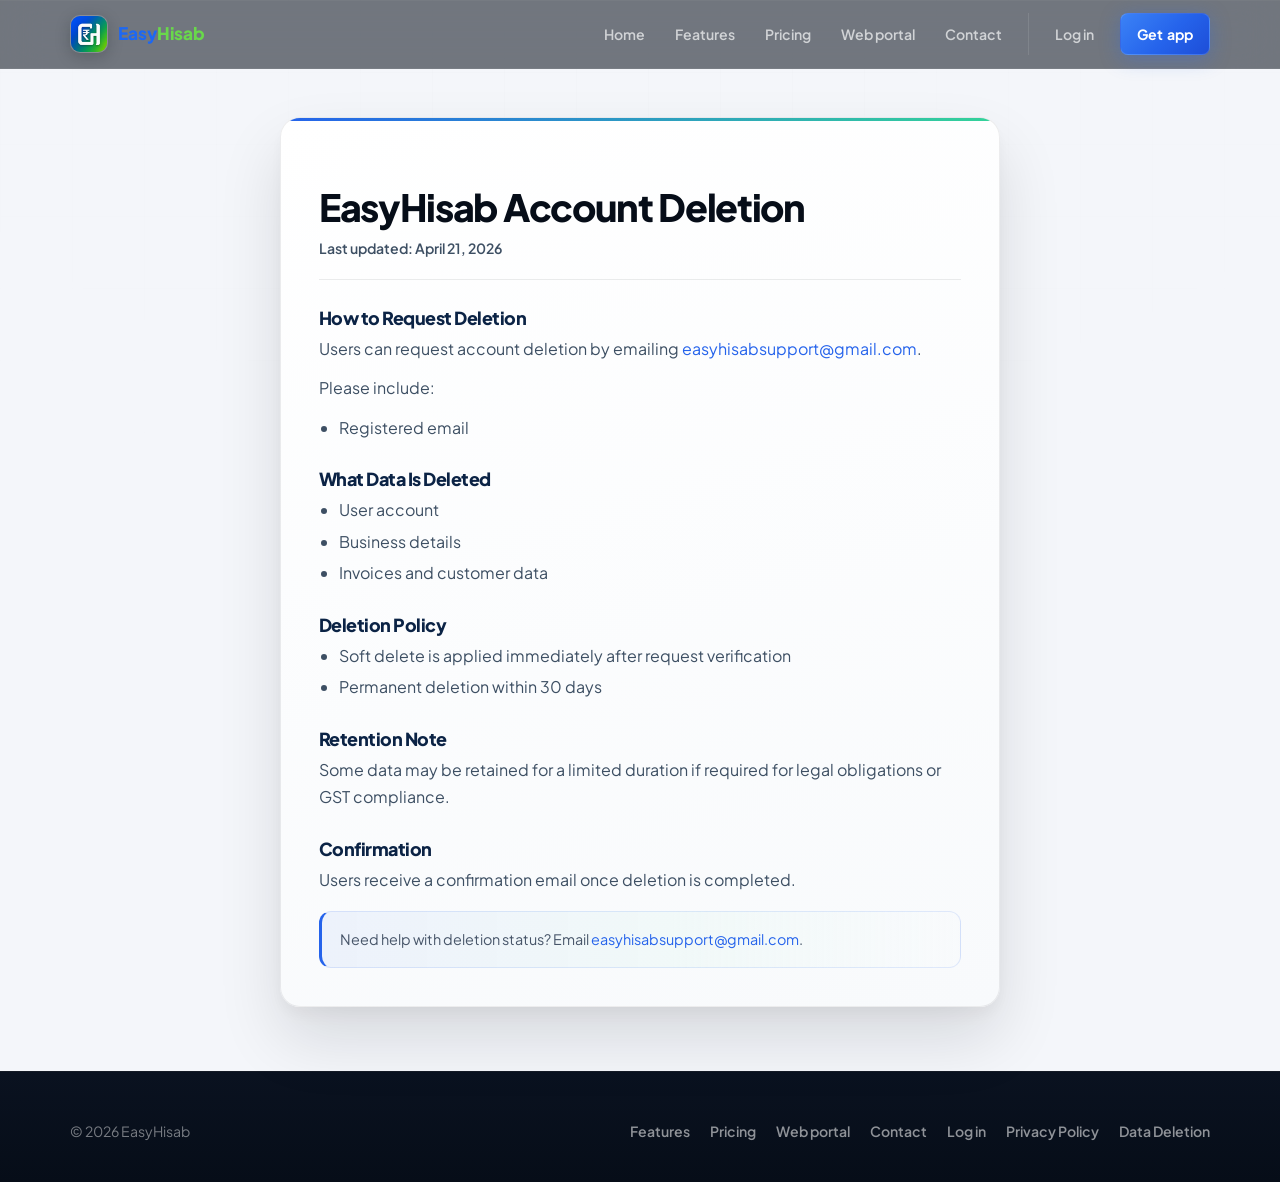
<file: delete-account/index.html>
<!doctype html>
<html lang="en">
  <head>
    <meta charset="utf-8">
    <meta name="viewport" content="width=device-width, initial-scale=1">
    <title>EasyHisab Account Deletion</title>
    <meta
      name="description"
      content="EasyHisab account deletion instructions for Google Play policy compliance."
    >
    <link rel="canonical" href="https://www.easyhisab.in/delete-account/">
    <meta property="og:site_name" content="EasyHisab">
    <meta property="og:url" content="https://www.easyhisab.in/delete-account/">
    <meta property="og:locale" content="en_IN">
    <meta property="og:title" content="EasyHisab Account Deletion">
    <meta
      property="og:description"
      content="Learn how to request account deletion and what data gets removed."
    >
    <meta property="og:type" content="article">
    <meta property="og:image" content="https://www.easyhisab.in/assets/og-share.jpg">
    <meta property="og:image:secure_url" content="https://www.easyhisab.in/assets/og-share.jpg">
    <meta property="og:image:type" content="image/jpeg">
    <meta property="og:image:width" content="1200">
    <meta property="og:image:height" content="630">
    <meta property="og:image:alt" content="EasyHisab — GST billing for Indian businesses">
    <meta name="twitter:card" content="summary_large_image">
    <meta name="twitter:title" content="EasyHisab Account Deletion">
    <meta name="twitter:description" content="Request deletion and what happens to your data.">
    <meta name="twitter:image" content="https://www.easyhisab.in/assets/og-share.jpg">
    <link rel="icon" type="image/png" sizes="32x32" href="../assets/favicon-32.png">
    <link rel="icon" type="image/png" sizes="192x192" href="../assets/favicon.png">
    <link rel="apple-touch-icon" href="../assets/favicon.png">
    <meta name="theme-color" content="#060d18">
    <link rel="preconnect" href="https://fonts.googleapis.com">
    <link rel="preconnect" href="https://fonts.gstatic.com" crossorigin>
    <link
      href="https://fonts.googleapis.com/css2?family=Plus+Jakarta+Sans:ital,wght@0,400..800;1,400..800&display=swap"
      rel="stylesheet"
    >
    <link rel="stylesheet" href="../styles.css">
  </head>
  <body>
    <a class="skip-link" href="#main-content">Skip to main content</a>
    <header class="topbar">
      <div class="container topbar-inner">
        <div class="topbar-row">
          <a class="brand" href="../">
            <span class="brand-mark">
              <img src="../assets/brand-mark.png" alt="EasyHisab mark">
            </span>
            <span class="brand-name" aria-label="EasyHisab">
              <span class="brand-easy">Easy</span><span class="brand-hisab">Hisab</span>
            </span>
          </a>
          <button
            class="menu-toggle"
            type="button"
            aria-expanded="false"
            aria-controls="primary-nav"
            aria-label="Toggle navigation menu"
          >
            <span></span>
            <span></span>
            <span></span>
          </button>
        </div>
        <nav id="primary-nav" class="nav-links" aria-label="Primary">
          <a href="../">Home</a>
          <a href="../features/">Features</a>
          <a href="../pricing/">Pricing</a>
          <a href="../web-portal/">Web portal</a>
          <a href="../contact/">Contact</a>
          <span class="nav-actions">
            <a class="nav-login" href="https://app.easyhisab.in/login">Log in</a>
            <a class="nav-cta" href="../#get-app">Get app</a>
          </span>
        </nav>
      </div>
    </header>

    <main id="main-content" class="content-page">
      <div class="container">
        <article class="content-shell content-shell--legal">
          <h1>EasyHisab Account Deletion</h1>
          <p class="legal-meta">Last updated: April 21, 2026</p>

          <h2>How to Request Deletion</h2>
          <p>
            Users can request account deletion by emailing
            <a href="mailto:easyhisabsupport@gmail.com">easyhisabsupport@gmail.com</a>.
          </p>
          <p>Please include:</p>
          <ul>
            <li>Registered email</li>
          </ul>

          <h2>What Data Is Deleted</h2>
          <ul>
            <li>User account</li>
            <li>Business details</li>
            <li>Invoices and customer data</li>
          </ul>

          <h2>Deletion Policy</h2>
          <ul>
            <li>Soft delete is applied immediately after request verification</li>
            <li>Permanent deletion within 30 days</li>
          </ul>

          <h2>Retention Note</h2>
          <p>
            Some data may be retained for a limited duration if required for legal obligations or
            GST compliance.
          </p>

          <h2>Confirmation</h2>
          <p>Users receive a confirmation email once deletion is completed.</p>

          <div class="note">
            Need help with deletion status? Email
            <a href="mailto:easyhisabsupport@gmail.com">easyhisabsupport@gmail.com</a>.
          </div>
        </article>
      </div>
    </main>

    <footer>
      <div class="container footer-row">
        <span>&copy; <span id="year"></span> EasyHisab</span>
        <div class="footer-links">
          <a href="../features/">Features</a>
          <a href="../pricing/">Pricing</a>
          <a href="../web-portal/">Web portal</a>
          <a href="../contact/">Contact</a>
          <a href="https://app.easyhisab.in/login">Log in</a>
          <a href="../privacy-policy/">Privacy Policy</a>
          <a href="../delete-account/">Data Deletion</a>
        </div>
      </div>
    </footer>

    <script src="../js/site.js" defer></script>
  </body>
</html>
</file>
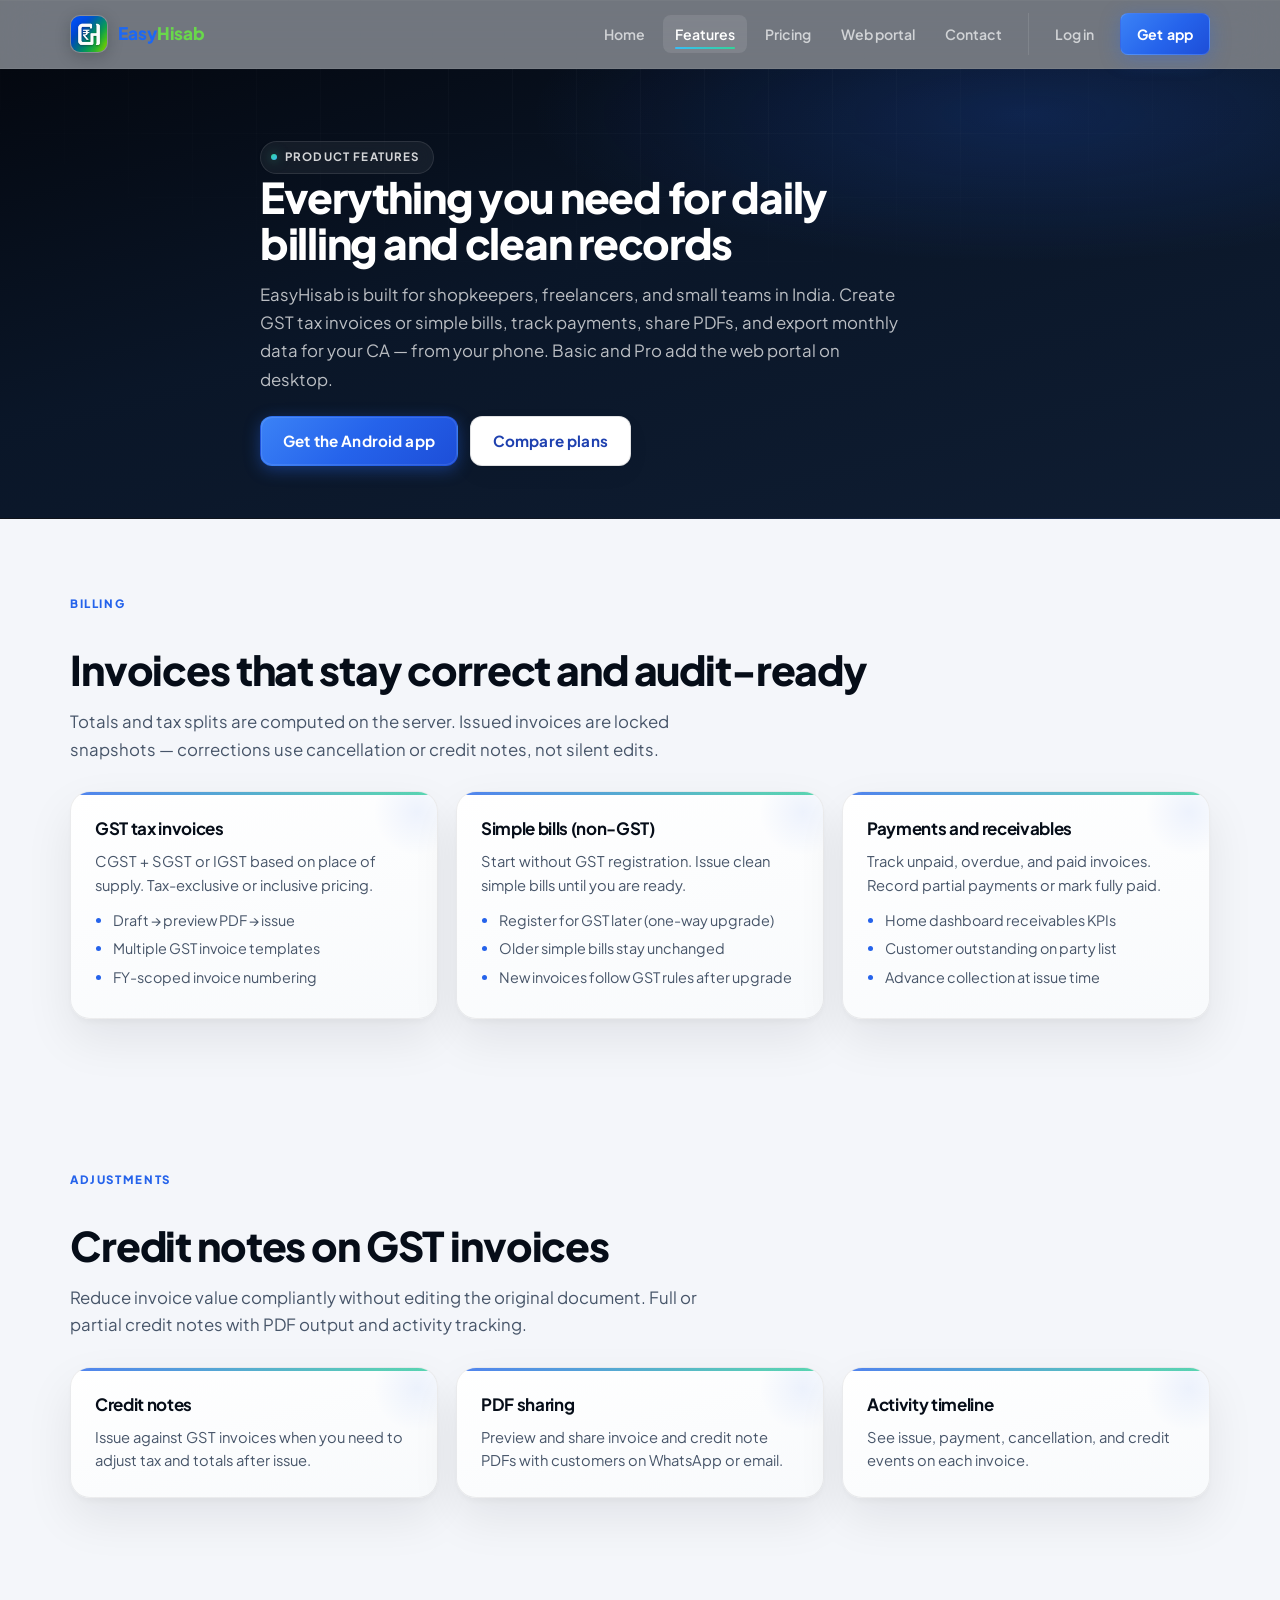
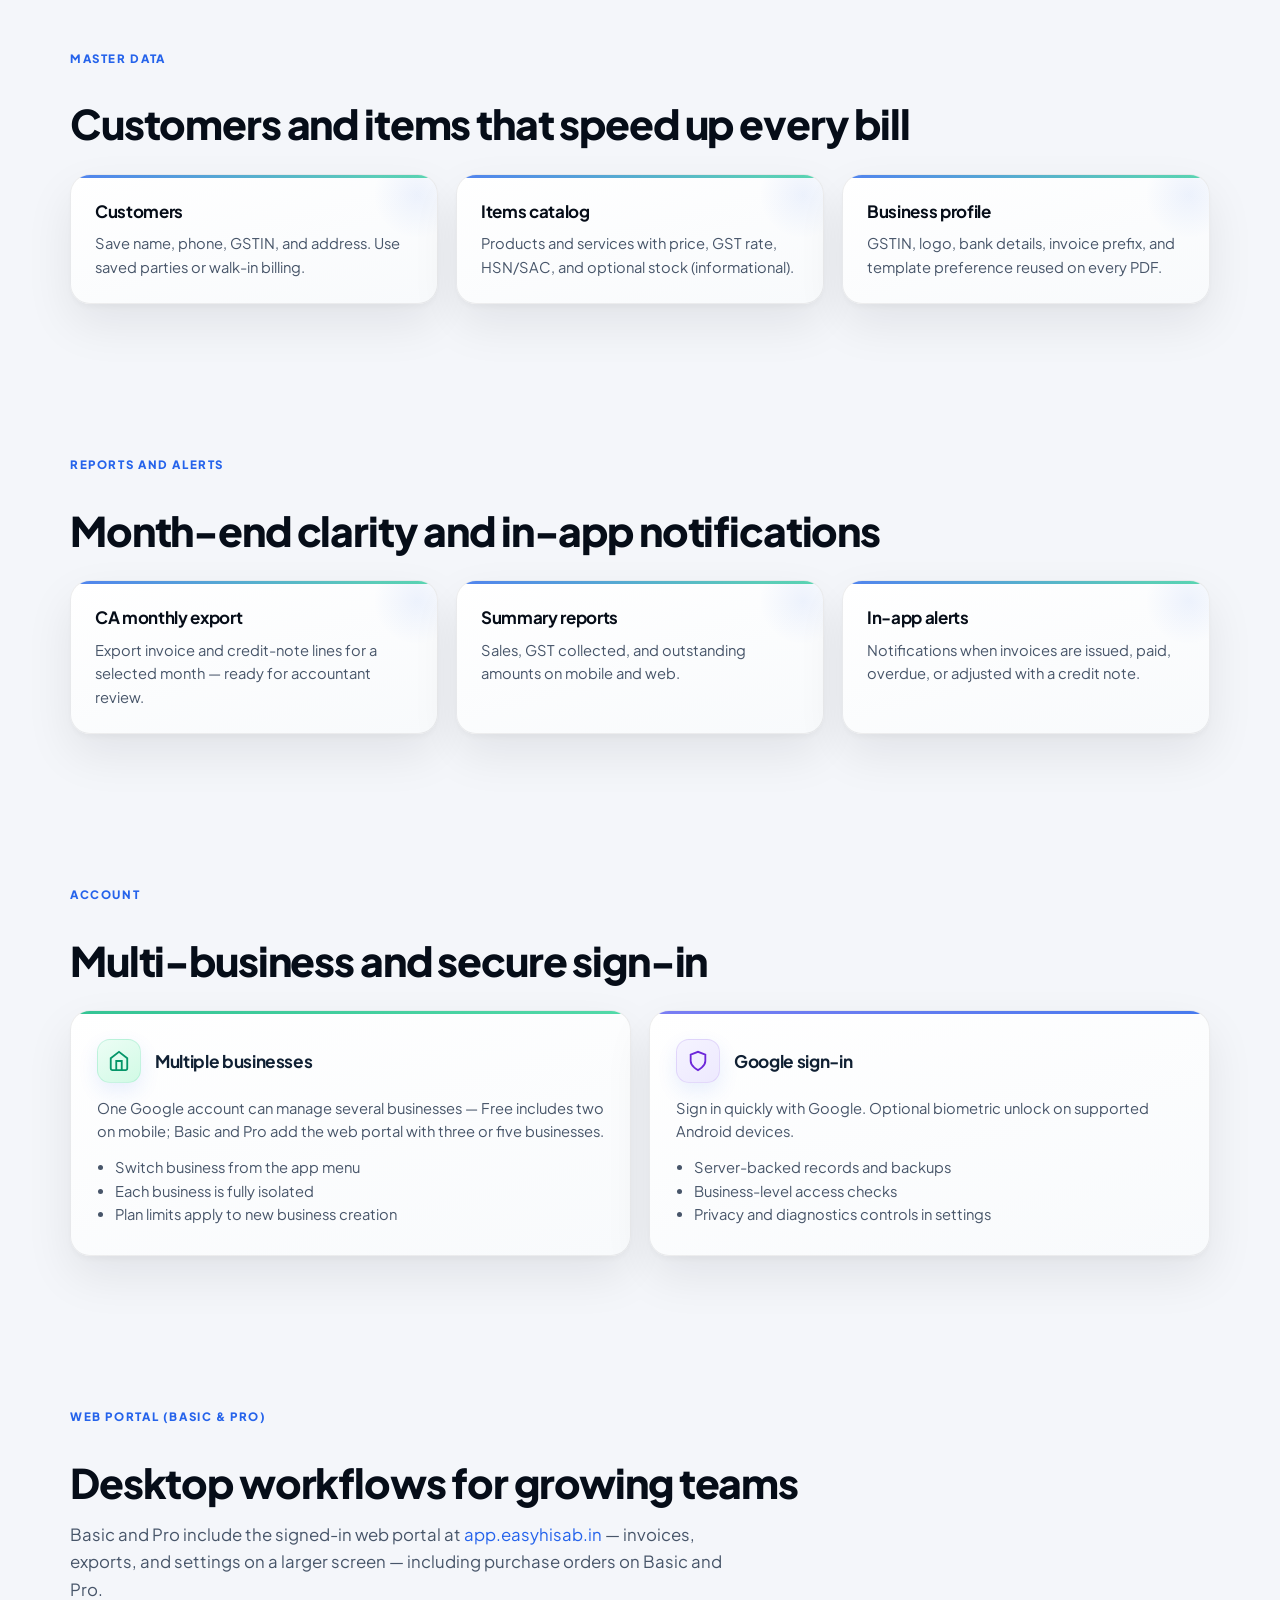
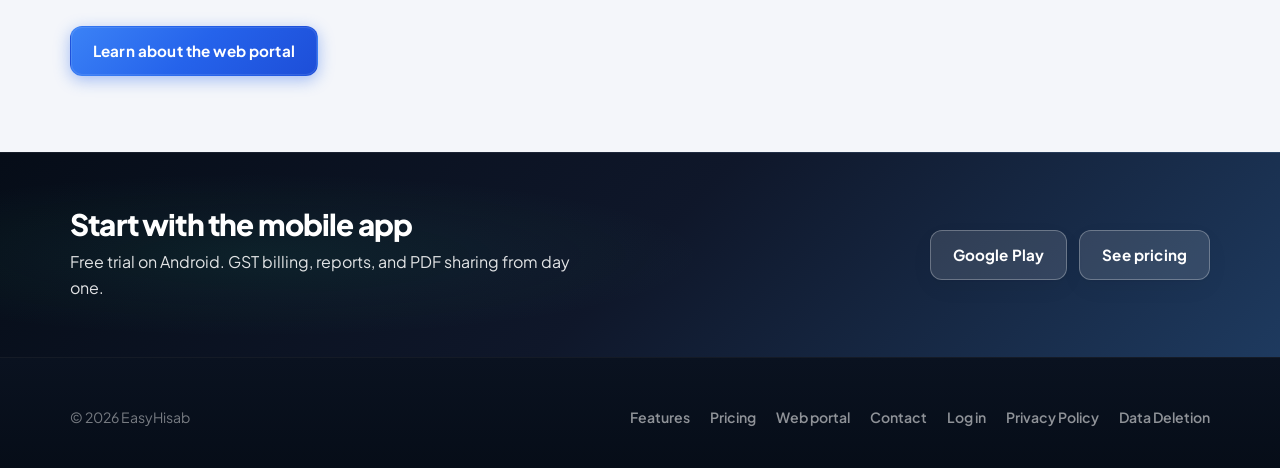
<file: features/index.html>
<!doctype html>
<html lang="en">
  <head>
    <meta charset="utf-8">
    <meta name="viewport" content="width=device-width, initial-scale=1">
    <title>Features | EasyHisab — GST billing for Indian businesses</title>
    <meta
      name="description"
      content="EasyHisab features: GST and simple bills, invoices, credit notes, customers, items, payments, CA reports, multi-business, and in-app alerts on Android."
    >
    <link rel="canonical" href="https://www.easyhisab.in/features/">
    <meta property="og:site_name" content="EasyHisab">
    <meta property="og:url" content="https://www.easyhisab.in/features/">
    <meta property="og:locale" content="en_IN">
    <meta property="og:title" content="EasyHisab Features">
    <meta
      property="og:description"
      content="GST invoices, simple bills, credit notes, customers, items, reports, and more — built for Indian small businesses."
    >
    <meta property="og:type" content="website">
    <meta property="og:image" content="https://www.easyhisab.in/assets/og-share.jpg">
    <link rel="icon" type="image/png" sizes="32x32" href="../assets/favicon-32.png">
    <link rel="icon" type="image/png" sizes="192x192" href="../assets/favicon.png">
    <link rel="apple-touch-icon" href="../assets/favicon.png">
    <meta name="theme-color" content="#060d18">
    <link rel="preconnect" href="https://fonts.googleapis.com">
    <link rel="preconnect" href="https://fonts.gstatic.com" crossorigin>
    <link
      href="https://fonts.googleapis.com/css2?family=Plus+Jakarta+Sans:ital,wght@0,400..800;1,400..800&display=swap"
      rel="stylesheet"
    >
    <link rel="stylesheet" href="../styles.css">
  </head>
  <body>
    <a class="skip-link" href="#main-content">Skip to main content</a>
    <header class="topbar">
      <div class="container topbar-inner">
        <div class="topbar-row">
          <a class="brand" href="../" aria-label="EasyHisab home">
            <span class="brand-mark">
              <img src="../assets/brand-mark.png" alt="">
            </span>
            <span class="brand-name" aria-hidden="true">
              <span class="brand-easy">Easy</span><span class="brand-hisab">Hisab</span>
            </span>
          </a>
          <button
            class="menu-toggle"
            type="button"
            aria-expanded="false"
            aria-controls="primary-nav"
            aria-label="Toggle navigation menu"
          >
            <span></span>
            <span></span>
            <span></span>
          </button>
        </div>
        <nav id="primary-nav" class="nav-links" aria-label="Primary">
          <a href="../">Home</a>
          <a href="../features/" class="is-active" aria-current="page">Features</a>
          <a href="../pricing/">Pricing</a>
          <a href="../web-portal/">Web portal</a>
          <a href="../contact/">Contact</a>
          <span class="nav-actions">
            <a class="nav-login" href="https://app.easyhisab.in/login">Log in</a>
            <a class="nav-cta" href="../#get-app">Get app</a>
          </span>
        </nav>
      </div>
    </header>

    <main id="main-content" class="marketing-page">
      <section class="page-hero">
        <div class="container page-hero-inner">
          <span class="eyebrow">Product features</span>
          <h1>Everything you need for daily billing and clean records</h1>
          <p class="page-hero-lead">
            EasyHisab is built for shopkeepers, freelancers, and small teams in India.
            Create GST tax invoices or simple bills, track payments, share PDFs, and export
            monthly data for your CA — from your phone. Basic and Pro add the web portal on desktop.
          </p>
          <div class="page-hero-actions">
            <a class="btn btn-primary" href="../#get-app">Get the Android app</a>
            <a class="btn btn-secondary" href="../pricing/">Compare plans</a>
          </div>
        </div>
      </section>

      <section class="section">
        <div class="container section-head">
          <span class="section-kicker">Billing</span>
          <h2>Invoices that stay correct and audit-ready</h2>
          <p>
            Totals and tax splits are computed on the server. Issued invoices are locked snapshots —
            corrections use cancellation or credit notes, not silent edits.
          </p>
        </div>
        <div class="container feature-detail-grid">
          <article class="feature-detail-card">
            <h3>GST tax invoices</h3>
            <p>CGST + SGST or IGST based on place of supply. Tax-exclusive or inclusive pricing.</p>
            <ul>
              <li>Draft → preview PDF → issue</li>
              <li>Multiple GST invoice templates</li>
              <li>FY-scoped invoice numbering</li>
            </ul>
          </article>
          <article class="feature-detail-card">
            <h3>Simple bills (non-GST)</h3>
            <p>Start without GST registration. Issue clean simple bills until you are ready.</p>
            <ul>
              <li>Register for GST later (one-way upgrade)</li>
              <li>Older simple bills stay unchanged</li>
              <li>New invoices follow GST rules after upgrade</li>
            </ul>
          </article>
          <article class="feature-detail-card">
            <h3>Payments and receivables</h3>
            <p>Track unpaid, overdue, and paid invoices. Record partial payments or mark fully paid.</p>
            <ul>
              <li>Home dashboard receivables KPIs</li>
              <li>Customer outstanding on party list</li>
              <li>Advance collection at issue time</li>
            </ul>
          </article>
        </div>
      </section>

      <section class="section">
        <div class="container section-head">
          <span class="section-kicker">Adjustments</span>
          <h2>Credit notes on GST invoices</h2>
          <p>
            Reduce invoice value compliantly without editing the original document.
            Full or partial credit notes with PDF output and activity tracking.
          </p>
        </div>
        <div class="container feature-detail-grid">
          <article class="feature-detail-card">
            <h3>Credit notes</h3>
            <p>Issue against GST invoices when you need to adjust tax and totals after issue.</p>
          </article>
          <article class="feature-detail-card">
            <h3>PDF sharing</h3>
            <p>Preview and share invoice and credit note PDFs with customers on WhatsApp or email.</p>
          </article>
          <article class="feature-detail-card">
            <h3>Activity timeline</h3>
            <p>See issue, payment, cancellation, and credit events on each invoice.</p>
          </article>
        </div>
      </section>

      <section class="section">
        <div class="container section-head">
          <span class="section-kicker">Master data</span>
          <h2>Customers and items that speed up every bill</h2>
        </div>
        <div class="container feature-detail-grid">
          <article class="feature-detail-card">
            <h3>Customers</h3>
            <p>Save name, phone, GSTIN, and address. Use saved parties or walk-in billing.</p>
          </article>
          <article class="feature-detail-card">
            <h3>Items catalog</h3>
            <p>Products and services with price, GST rate, HSN/SAC, and optional stock (informational).</p>
          </article>
          <article class="feature-detail-card">
            <h3>Business profile</h3>
            <p>GSTIN, logo, bank details, invoice prefix, and template preference reused on every PDF.</p>
          </article>
        </div>
      </section>

      <section class="section">
        <div class="container section-head">
          <span class="section-kicker">Reports and alerts</span>
          <h2>Month-end clarity and in-app notifications</h2>
        </div>
        <div class="container feature-detail-grid">
          <article class="feature-detail-card">
            <h3>CA monthly export</h3>
            <p>Export invoice and credit-note lines for a selected month — ready for accountant review.</p>
          </article>
          <article class="feature-detail-card">
            <h3>Summary reports</h3>
            <p>Sales, GST collected, and outstanding amounts on mobile and web.</p>
          </article>
          <article class="feature-detail-card">
            <h3>In-app alerts</h3>
            <p>Notifications when invoices are issued, paid, overdue, or adjusted with a credit note.</p>
          </article>
        </div>
      </section>

      <section class="section">
        <div class="container section-head">
          <span class="section-kicker">Account</span>
          <h2>Multi-business and secure sign-in</h2>
        </div>
        <div class="container platform-split">
          <article class="platform-panel platform-panel--mobile">
            <div class="platform-panel-head">
              <span class="platform-panel-icon platform-panel-icon--mint" aria-hidden="true">
                <svg viewBox="0 0 24 24" fill="none" stroke="currentColor" stroke-width="2">
                  <path d="M3 9l9-7 9 7v11a2 2 0 0 1-2 2H5a2 2 0 0 1-2-2z"/>
                  <polyline points="9 22 9 12 15 12 15 22"/>
                </svg>
              </span>
              <h3>Multiple businesses</h3>
            </div>
            <p>One Google account can manage several businesses — Free includes two on mobile; Basic and Pro add the web portal with three or five businesses.</p>
            <ul>
              <li>Switch business from the app menu</li>
              <li>Each business is fully isolated</li>
              <li>Plan limits apply to new business creation</li>
            </ul>
          </article>
          <article class="platform-panel platform-panel--web">
            <div class="platform-panel-head">
              <span class="platform-panel-icon platform-panel-icon--violet" aria-hidden="true">
                <svg viewBox="0 0 24 24" fill="none" stroke="currentColor" stroke-width="2">
                  <path d="M12 22s8-4 8-10V5l-8-3-8 3v7c0 6 8 10 8 10z"/>
                </svg>
              </span>
              <h3>Google sign-in</h3>
            </div>
            <p>Sign in quickly with Google. Optional biometric unlock on supported Android devices.</p>
            <ul>
              <li>Server-backed records and backups</li>
              <li>Business-level access checks</li>
              <li>Privacy and diagnostics controls in settings</li>
            </ul>
          </article>
        </div>
      </section>

      <section class="section">
        <div class="container section-head compact">
          <span class="section-kicker">Web portal (Basic &amp; Pro)</span>
          <h2>Desktop workflows for growing teams</h2>
          <p>
            Basic and Pro include the signed-in web portal at
            <a href="https://app.easyhisab.in">app.easyhisab.in</a> — invoices, exports,
            and settings on a larger screen — including purchase orders on Basic and Pro.
          </p>
        </div>
        <div class="container page-hero-actions">
          <a class="btn btn-primary" href="../web-portal/">Learn about the web portal</a>
        </div>
      </section>

      <section class="cta-band">
        <div class="container cta-band-inner">
          <div>
            <h2>Start with the mobile app</h2>
            <p>Free trial on Android. GST billing, reports, and PDF sharing from day one.</p>
          </div>
          <div class="cta-band-actions">
            <a
              class="btn btn-secondary"
              href="https://play.google.com/store/apps/details?id=com.easyhisab.billing"
              target="_blank"
              rel="noopener noreferrer"
            >Google Play</a>
            <a class="btn btn-secondary" href="../pricing/">See pricing</a>
          </div>
        </div>
      </section>
    </main>

    <footer>
      <div class="container footer-row">
        <span>&copy; <span id="year"></span> EasyHisab</span>
        <div class="footer-links">
          <a href="../features/">Features</a>
          <a href="../pricing/">Pricing</a>
          <a href="../web-portal/">Web portal</a>
          <a href="../contact/">Contact</a>
          <a href="https://app.easyhisab.in/login">Log in</a>
          <a href="../privacy-policy/">Privacy Policy</a>
          <a href="../delete-account/">Data Deletion</a>
        </div>
      </div>
    </footer>

    <script src="../js/site.js" defer></script>
  </body>
</html>
</file>
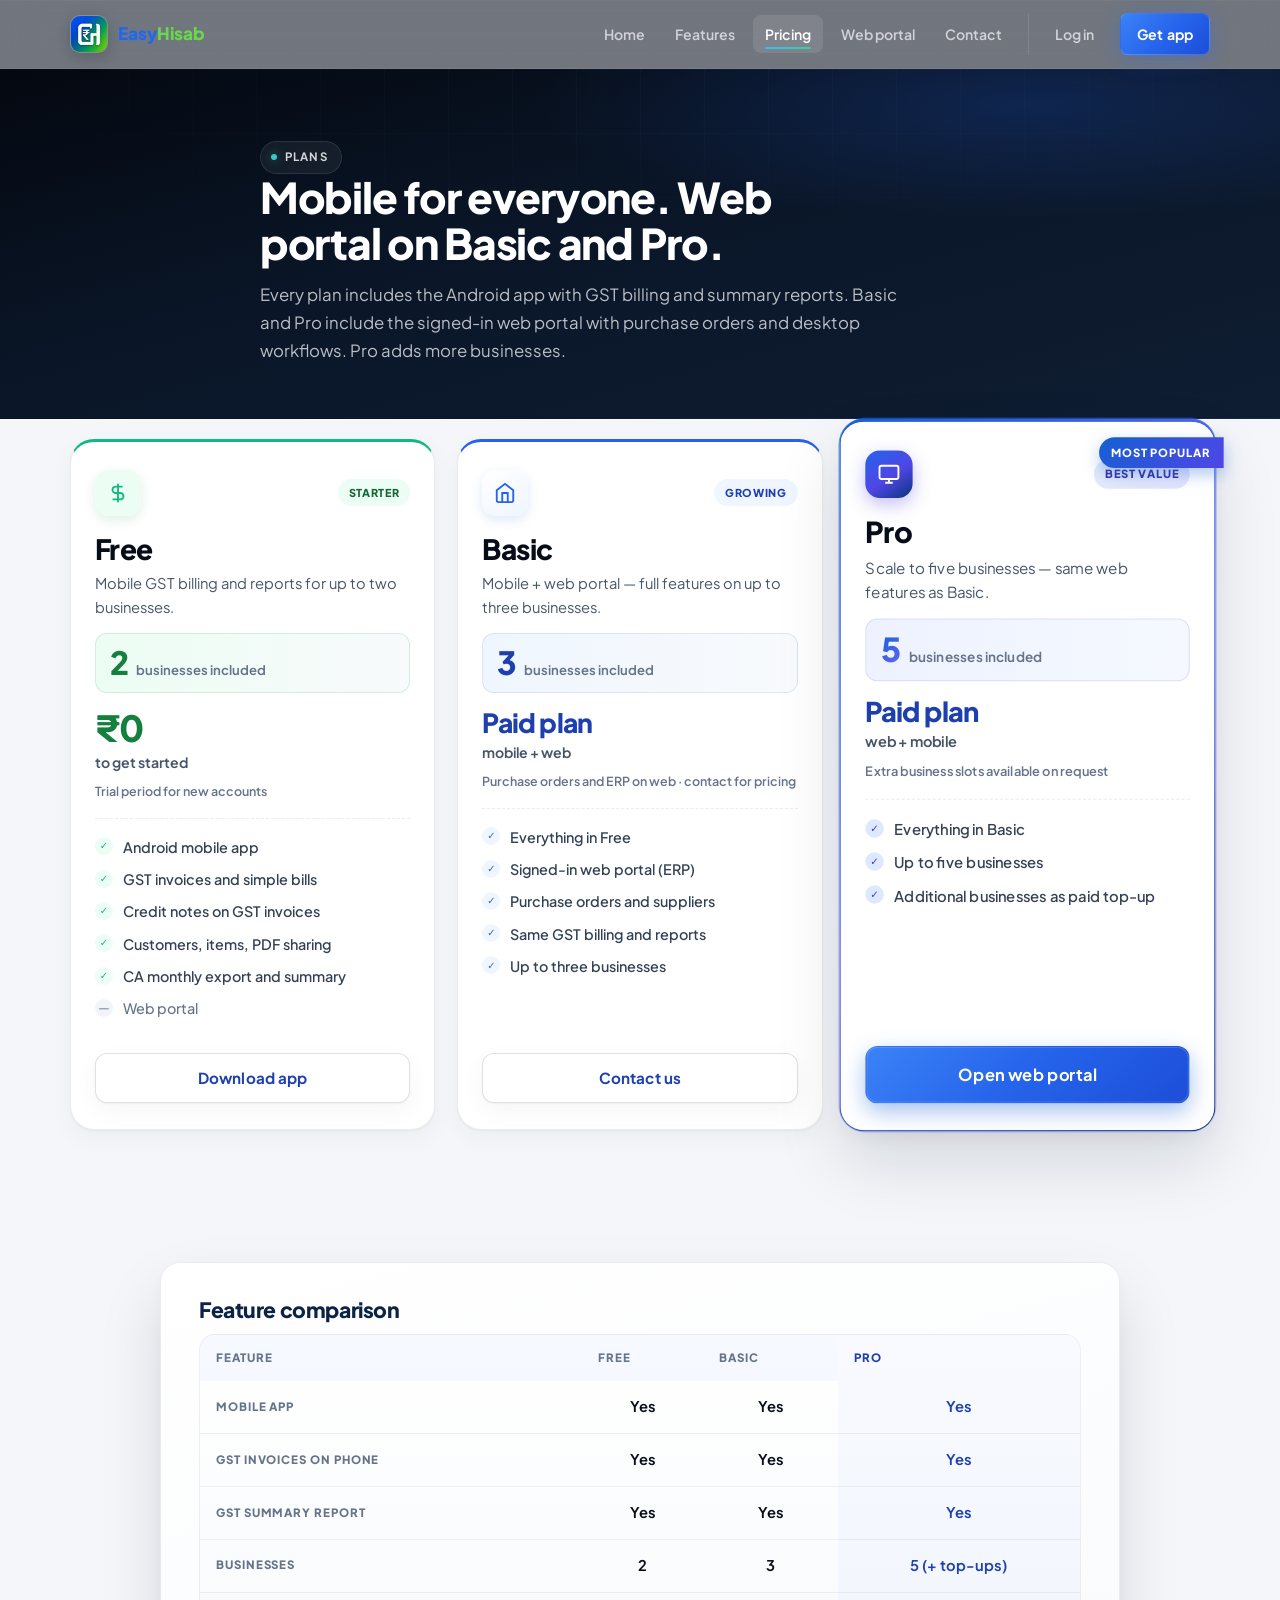
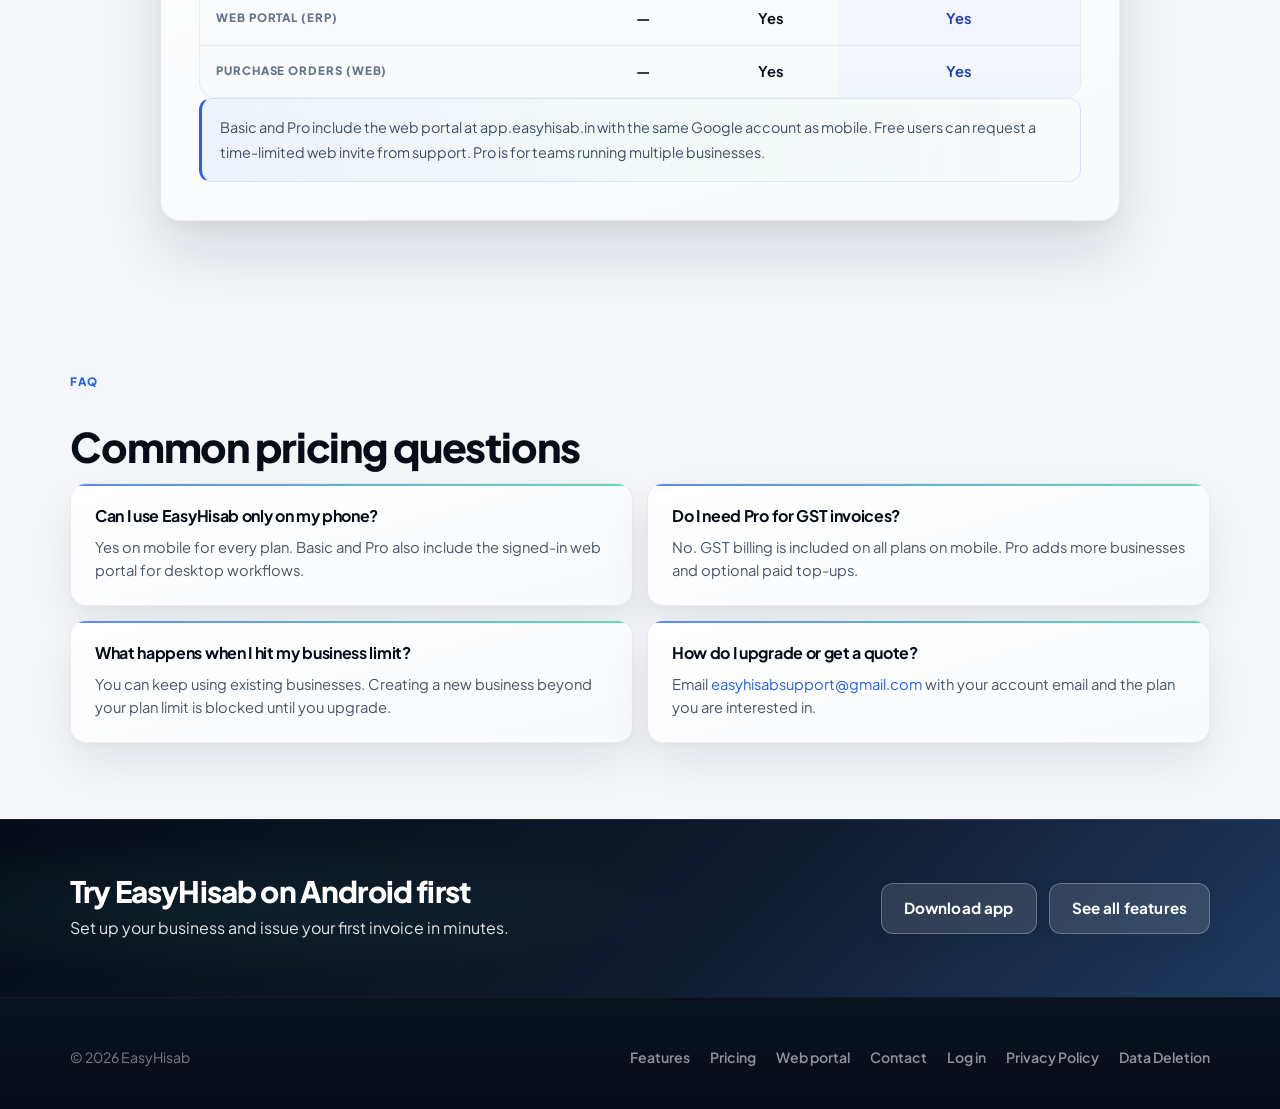
<file: pricing/index.html>
<!doctype html>
<html lang="en">
  <head>
    <meta charset="utf-8">
    <meta name="viewport" content="width=device-width, initial-scale=1">
    <title>Pricing | EasyHisab — Plans for mobile and web</title>
    <meta
      name="description"
      content="EasyHisab plans: Free (mobile, 2 businesses), Basic (mobile + web, 3 businesses, full features), Pro (5 businesses + top-ups)."
    >
    <link rel="canonical" href="https://www.easyhisab.in/pricing/">
    <meta property="og:site_name" content="EasyHisab">
    <meta property="og:url" content="https://www.easyhisab.in/pricing/">
    <meta property="og:locale" content="en_IN">
    <meta property="og:title" content="EasyHisab Pricing">
    <meta
      property="og:description"
      content="Free mobile GST billing for two businesses. Basic adds web portal, purchase orders, and three businesses. Pro adds up to five businesses."
    >
    <meta property="og:type" content="website">
    <meta property="og:image" content="https://www.easyhisab.in/assets/og-share.jpg">
    <link rel="icon" type="image/png" sizes="32x32" href="../assets/favicon-32.png">
    <link rel="icon" type="image/png" sizes="192x192" href="../assets/favicon.png">
    <link rel="apple-touch-icon" href="../assets/favicon.png">
    <meta name="theme-color" content="#060d18">
    <link rel="preconnect" href="https://fonts.googleapis.com">
    <link rel="preconnect" href="https://fonts.gstatic.com" crossorigin>
    <link
      href="https://fonts.googleapis.com/css2?family=Plus+Jakarta+Sans:ital,wght@0,400..800;1,400..800&display=swap"
      rel="stylesheet"
    >
    <link rel="stylesheet" href="../styles.css">
  </head>
  <body>
    <a class="skip-link" href="#main-content">Skip to main content</a>
    <header class="topbar">
      <div class="container topbar-inner">
        <div class="topbar-row">
          <a class="brand" href="../" aria-label="EasyHisab home">
            <span class="brand-mark">
              <img src="../assets/brand-mark.png" alt="">
            </span>
            <span class="brand-name" aria-hidden="true">
              <span class="brand-easy">Easy</span><span class="brand-hisab">Hisab</span>
            </span>
          </a>
          <button
            class="menu-toggle"
            type="button"
            aria-expanded="false"
            aria-controls="primary-nav"
            aria-label="Toggle navigation menu"
          >
            <span></span>
            <span></span>
            <span></span>
          </button>
        </div>
        <nav id="primary-nav" class="nav-links" aria-label="Primary">
          <a href="../">Home</a>
          <a href="../features/">Features</a>
          <a href="../pricing/" class="is-active" aria-current="page">Pricing</a>
          <a href="../web-portal/">Web portal</a>
          <a href="../contact/">Contact</a>
          <span class="nav-actions">
            <a class="nav-login" href="https://app.easyhisab.in/login">Log in</a>
            <a class="nav-cta" href="../#get-app">Get app</a>
          </span>
        </nav>
      </div>
    </header>

    <main id="main-content" class="marketing-page">
      <section class="page-hero">
        <div class="container page-hero-inner">
          <span class="eyebrow">Plans</span>
          <h1>Mobile for everyone. Web portal on Basic and Pro.</h1>
          <p class="page-hero-lead">
            Every plan includes the Android app with GST billing and summary reports.
            Basic and Pro include the signed-in web portal with purchase orders and desktop workflows. Pro adds more businesses.
          </p>
        </div>
      </section>

      <section class="section pricing-section">
        <div class="container pricing-grid">
          <article class="pricing-card pricing-card--free">
            <div class="pricing-card-glow" aria-hidden="true"></div>
            <div class="pricing-card-inner">
              <div class="pricing-card-top">
                <span class="plan-icon plan-icon--free" aria-hidden="true">
                  <svg viewBox="0 0 24 24" fill="none" stroke="currentColor" stroke-width="2">
                    <path d="M12 2v20M17 5H9.5a3.5 3.5 0 0 0 0 7h5a3.5 3.5 0 0 1 0 7H6"/>
                  </svg>
                </span>
                <span class="plan-badge plan-badge--free">Starter</span>
              </div>
              <div class="pricing-card-head">
                <h2>Free</h2>
                <p class="pricing-tagline">Mobile GST billing and reports for up to two businesses.</p>
              </div>
              <div class="pricing-stat">
                <strong class="pricing-stat-value">2</strong>
                <span class="pricing-stat-label">businesses included</span>
              </div>
              <div class="pricing-price-block">
                <span class="pricing-amount">₹0</span>
                <span class="pricing-period">to get started</span>
                <span class="pricing-note">Trial period for new accounts</span>
              </div>
              <ul class="pricing-list">
                <li>Android mobile app</li>
                <li>GST invoices and simple bills</li>
                <li>Credit notes on GST invoices</li>
                <li>Customers, items, PDF sharing</li>
                <li>CA monthly export and summary</li>
                <li class="is-muted">Web portal</li>
              </ul>
              <a class="btn btn-secondary pricing-cta" href="../#get-app">Download app</a>
            </div>
          </article>

          <article class="pricing-card pricing-card--basic">
            <div class="pricing-card-glow" aria-hidden="true"></div>
            <div class="pricing-card-inner">
              <div class="pricing-card-top">
                <span class="plan-icon plan-icon--basic" aria-hidden="true">
                  <svg viewBox="0 0 24 24" fill="none" stroke="currentColor" stroke-width="2">
                    <path d="M3 9l9-7 9 7v11a2 2 0 0 1-2 2H5a2 2 0 0 1-2-2z"/>
                    <polyline points="9 22 9 12 15 12 15 22"/>
                  </svg>
                </span>
                <span class="plan-badge plan-badge--basic">Growing</span>
              </div>
              <div class="pricing-card-head">
                <h2>Basic</h2>
                <p class="pricing-tagline">Mobile + web portal — full features on up to three businesses.</p>
              </div>
              <div class="pricing-stat">
                <strong class="pricing-stat-value">3</strong>
                <span class="pricing-stat-label">businesses included</span>
              </div>
              <div class="pricing-price-block">
                <span class="pricing-amount pricing-amount--text">Paid plan</span>
                <span class="pricing-period">mobile + web</span>
                <span class="pricing-note">Purchase orders and ERP on web · contact for pricing</span>
              </div>
              <ul class="pricing-list">
                <li>Everything in Free</li>
                <li>Signed-in web portal (ERP)</li>
                <li>Purchase orders and suppliers</li>
                <li>Same GST billing and reports</li>
                <li>Up to three businesses</li>
              </ul>
              <a class="btn btn-secondary pricing-cta" href="../contact/">Contact us</a>
            </div>
          </article>

          <article class="pricing-card pricing-card--pro pricing-card--featured">
            <span class="pricing-ribbon" aria-hidden="true">Most popular</span>
            <div class="pricing-card-glow" aria-hidden="true"></div>
            <div class="pricing-card-inner">
              <div class="pricing-card-top">
                <span class="plan-icon plan-icon--pro" aria-hidden="true">
                  <svg viewBox="0 0 24 24" fill="none" stroke="currentColor" stroke-width="2">
                    <rect x="2" y="3" width="20" height="14" rx="2"/>
                    <line x1="8" y1="21" x2="16" y2="21"/>
                    <line x1="12" y1="17" x2="12" y2="21"/>
                  </svg>
                </span>
                <span class="plan-badge plan-badge--pro">Best value</span>
              </div>
              <div class="pricing-card-head">
                <h2>Pro</h2>
                <p class="pricing-tagline">Scale to five businesses — same web features as Basic.</p>
              </div>
              <div class="pricing-stat">
                <strong class="pricing-stat-value">5</strong>
                <span class="pricing-stat-label">businesses included</span>
              </div>
              <div class="pricing-price-block">
                <span class="pricing-amount pricing-amount--text">Paid plan</span>
                <span class="pricing-period">web + mobile</span>
                <span class="pricing-note">Extra business slots available on request</span>
              </div>
              <ul class="pricing-list">
                <li>Everything in Basic</li>
                <li>Up to five businesses</li>
                <li>Additional businesses as paid top-up</li>
              </ul>
              <a class="btn btn-primary pricing-cta" href="https://app.easyhisab.in">Open web portal</a>
            </div>
          </article>
        </div>
      </section>

      <section class="section">
        <div class="container content-shell content-shell--wide">
          <h2>Feature comparison</h2>
          <div class="plan-table-wrap">
            <table class="plan-table">
              <thead>
                <tr>
                  <th scope="col">Feature</th>
                  <th scope="col">Free</th>
                  <th scope="col">Basic</th>
                  <th scope="col">Pro</th>
                </tr>
              </thead>
              <tbody>
                <tr>
                  <th scope="row">Mobile app</th>
                  <td>Yes</td>
                  <td>Yes</td>
                  <td>Yes</td>
                </tr>
                <tr>
                  <th scope="row">GST invoices on phone</th>
                  <td>Yes</td>
                  <td>Yes</td>
                  <td>Yes</td>
                </tr>
                <tr>
                  <th scope="row">GST summary report</th>
                  <td>Yes</td>
                  <td>Yes</td>
                  <td>Yes</td>
                </tr>
                <tr>
                  <th scope="row">Businesses</th>
                  <td>2</td>
                  <td>3</td>
                  <td>5 (+ top-ups)</td>
                </tr>
                <tr>
                  <th scope="row">Web portal (ERP)</th>
                  <td>—</td>
                  <td>Yes</td>
                  <td>Yes</td>
                </tr>
                <tr>
                  <th scope="row">Purchase orders (web)</th>
                  <td>—</td>
                  <td>Yes</td>
                  <td>Yes</td>
                </tr>
              </tbody>
            </table>
          </div>
          <p class="note">
            Basic and Pro include the web portal at app.easyhisab.in with the same Google account as mobile.
            Free users can request a time-limited web invite from support. Pro is for teams running multiple businesses.
          </p>
        </div>
      </section>

      <section class="section">
        <div class="container section-head compact">
          <span class="section-kicker">FAQ</span>
          <h2>Common pricing questions</h2>
        </div>
        <div class="container faq-grid">
          <article class="faq-card">
            <h3>Can I use EasyHisab only on my phone?</h3>
            <p>
              Yes on mobile for every plan. Basic and Pro also include the signed-in web portal for desktop workflows.
            </p>
          </article>
          <article class="faq-card">
            <h3>Do I need Pro for GST invoices?</h3>
            <p>
              No. GST billing is included on all plans on mobile. Pro adds more businesses and optional paid top-ups.
            </p>
          </article>
          <article class="faq-card">
            <h3>What happens when I hit my business limit?</h3>
            <p>
              You can keep using existing businesses. Creating a new business beyond your plan limit is blocked until you upgrade.
            </p>
          </article>
          <article class="faq-card">
            <h3>How do I upgrade or get a quote?</h3>
            <p>
              Email
              <a href="mailto:easyhisabsupport@gmail.com?subject=EasyHisab%20plan%20upgrade">easyhisabsupport@gmail.com</a>
              with your account email and the plan you are interested in.
            </p>
          </article>
        </div>
      </section>

      <section class="cta-band">
        <div class="container cta-band-inner">
          <div>
            <h2>Try EasyHisab on Android first</h2>
            <p>Set up your business and issue your first invoice in minutes.</p>
          </div>
          <div class="cta-band-actions">
            <a class="btn btn-secondary" href="../#get-app">Download app</a>
            <a class="btn btn-secondary" href="../features/">See all features</a>
          </div>
        </div>
      </section>
    </main>

    <footer>
      <div class="container footer-row">
        <span>&copy; <span id="year"></span> EasyHisab</span>
        <div class="footer-links">
          <a href="../features/">Features</a>
          <a href="../pricing/">Pricing</a>
          <a href="../web-portal/">Web portal</a>
          <a href="../contact/">Contact</a>
          <a href="https://app.easyhisab.in/login">Log in</a>
          <a href="../privacy-policy/">Privacy Policy</a>
          <a href="../delete-account/">Data Deletion</a>
        </div>
      </div>
    </footer>

    <script src="../js/site.js" defer></script>
  </body>
</html>
</file>
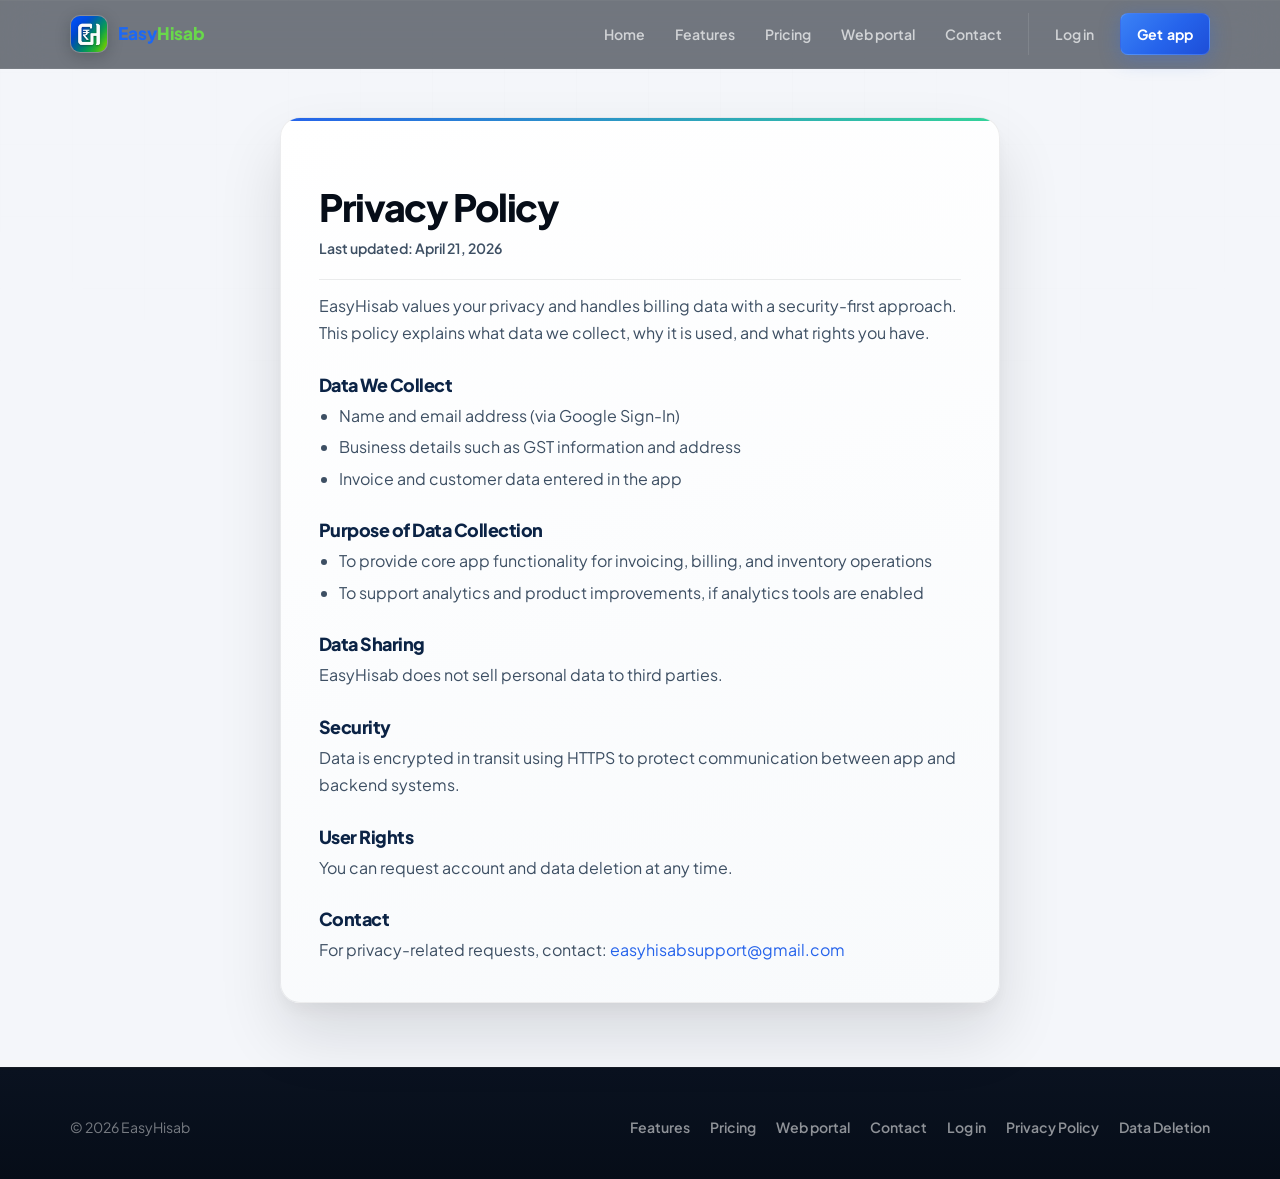
<file: privacy-policy/index.html>
<!doctype html>
<html lang="en">
  <head>
    <meta charset="utf-8">
    <meta name="viewport" content="width=device-width, initial-scale=1">
    <title>Privacy Policy | EasyHisab</title>
    <meta
      name="description"
      content="Read how EasyHisab collects, uses, and protects user data for GST billing and invoicing."
    >
    <link rel="canonical" href="https://www.easyhisab.in/privacy-policy/">
    <meta property="og:site_name" content="EasyHisab">
    <meta property="og:url" content="https://www.easyhisab.in/privacy-policy/">
    <meta property="og:locale" content="en_IN">
    <meta property="og:title" content="Privacy Policy | EasyHisab">
    <meta
      property="og:description"
      content="Privacy details for data collection, security, and user rights on EasyHisab."
    >
    <meta property="og:type" content="article">
    <meta property="og:image" content="https://www.easyhisab.in/assets/og-share.jpg">
    <meta property="og:image:secure_url" content="https://www.easyhisab.in/assets/og-share.jpg">
    <meta property="og:image:type" content="image/jpeg">
    <meta property="og:image:width" content="1200">
    <meta property="og:image:height" content="630">
    <meta property="og:image:alt" content="EasyHisab — GST billing for Indian businesses">
    <meta name="twitter:card" content="summary_large_image">
    <meta name="twitter:title" content="Privacy Policy | EasyHisab">
    <meta name="twitter:description" content="How EasyHisab collects, uses, and protects your data.">
    <meta name="twitter:image" content="https://www.easyhisab.in/assets/og-share.jpg">
    <link rel="icon" type="image/png" sizes="32x32" href="../assets/favicon-32.png">
    <link rel="icon" type="image/png" sizes="192x192" href="../assets/favicon.png">
    <link rel="apple-touch-icon" href="../assets/favicon.png">
    <meta name="theme-color" content="#060d18">
    <link rel="preconnect" href="https://fonts.googleapis.com">
    <link rel="preconnect" href="https://fonts.gstatic.com" crossorigin>
    <link
      href="https://fonts.googleapis.com/css2?family=Plus+Jakarta+Sans:ital,wght@0,400..800;1,400..800&display=swap"
      rel="stylesheet"
    >
    <link rel="stylesheet" href="../styles.css">
  </head>
  <body>
    <a class="skip-link" href="#main-content">Skip to main content</a>
    <header class="topbar">
      <div class="container topbar-inner">
        <div class="topbar-row">
          <a class="brand" href="../">
            <span class="brand-mark">
              <img src="../assets/brand-mark.png" alt="EasyHisab mark">
            </span>
            <span class="brand-name" aria-label="EasyHisab">
              <span class="brand-easy">Easy</span><span class="brand-hisab">Hisab</span>
            </span>
          </a>
          <button
            class="menu-toggle"
            type="button"
            aria-expanded="false"
            aria-controls="primary-nav"
            aria-label="Toggle navigation menu"
          >
            <span></span>
            <span></span>
            <span></span>
          </button>
        </div>
        <nav id="primary-nav" class="nav-links" aria-label="Primary">
          <a href="../">Home</a>
          <a href="../features/">Features</a>
          <a href="../pricing/">Pricing</a>
          <a href="../web-portal/">Web portal</a>
          <a href="../contact/">Contact</a>
          <span class="nav-actions">
            <a class="nav-login" href="https://app.easyhisab.in/login">Log in</a>
            <a class="nav-cta" href="../#get-app">Get app</a>
          </span>
        </nav>
      </div>
    </header>

    <main id="main-content" class="content-page">
      <div class="container">
        <article class="content-shell content-shell--legal">
          <h1>Privacy Policy</h1>
          <p class="legal-meta">Last updated: April 21, 2026</p>

          <p>
            EasyHisab values your privacy and handles billing data with a security-first approach.
            This policy explains what data we collect, why it is used, and what rights you have.
          </p>

          <h2>Data We Collect</h2>
          <ul>
            <li>Name and email address (via Google Sign-In)</li>
            <li>Business details such as GST information and address</li>
            <li>Invoice and customer data entered in the app</li>
          </ul>

          <h2>Purpose of Data Collection</h2>
          <ul>
            <li>To provide core app functionality for invoicing, billing, and inventory operations</li>
            <li>To support analytics and product improvements, if analytics tools are enabled</li>
          </ul>

          <h2>Data Sharing</h2>
          <p>EasyHisab does not sell personal data to third parties.</p>

          <h2>Security</h2>
          <p>Data is encrypted in transit using HTTPS to protect communication between app and backend systems.</p>

          <h2>User Rights</h2>
          <p>You can request account and data deletion at any time.</p>

          <h2>Contact</h2>
          <p>
            For privacy-related requests, contact:
            <a href="mailto:easyhisabsupport@gmail.com">easyhisabsupport@gmail.com</a>
          </p>
        </article>
      </div>
    </main>

    <footer>
      <div class="container footer-row">
        <span>&copy; <span id="year"></span> EasyHisab</span>
        <div class="footer-links">
          <a href="../features/">Features</a>
          <a href="../pricing/">Pricing</a>
          <a href="../web-portal/">Web portal</a>
          <a href="../contact/">Contact</a>
          <a href="https://app.easyhisab.in/login">Log in</a>
          <a href="../privacy-policy/">Privacy Policy</a>
          <a href="../delete-account/">Data Deletion</a>
        </div>
      </div>
    </footer>

    <script src="../js/site.js" defer></script>
  </body>
</html>
</file>
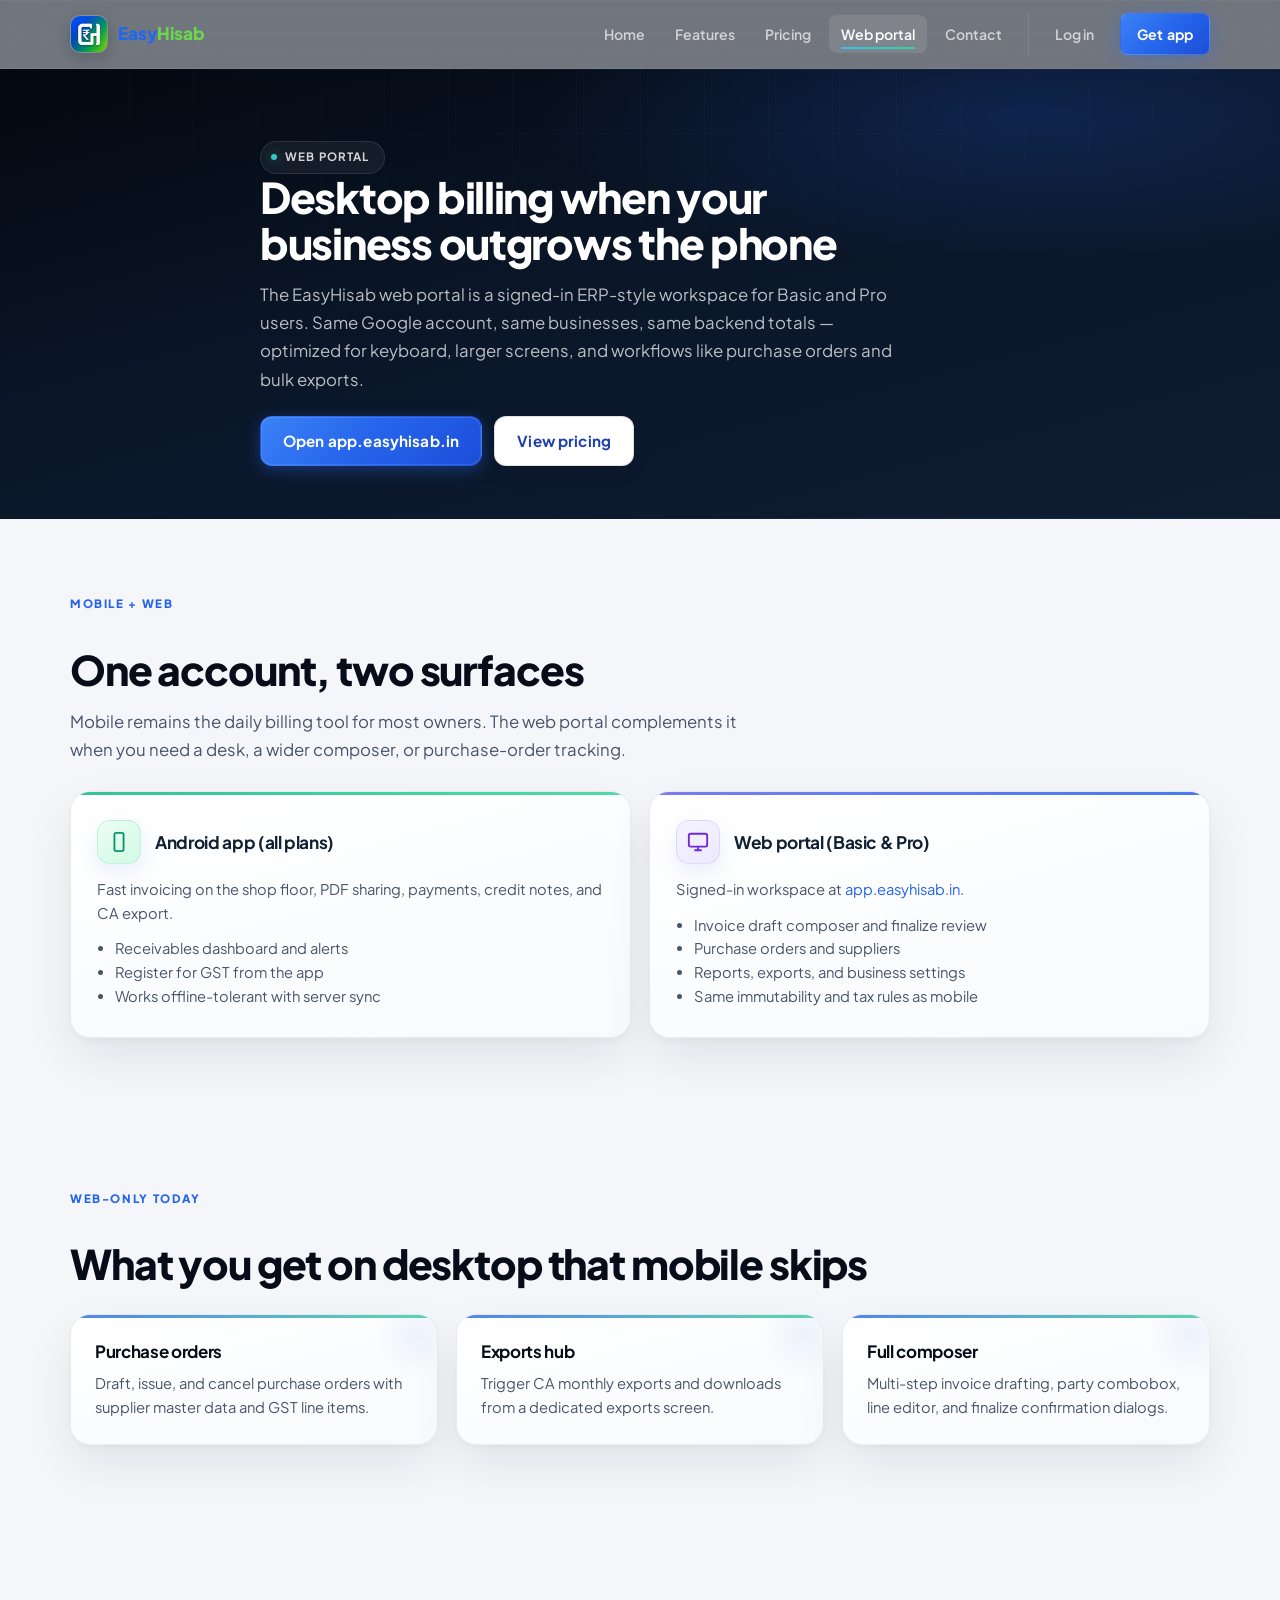
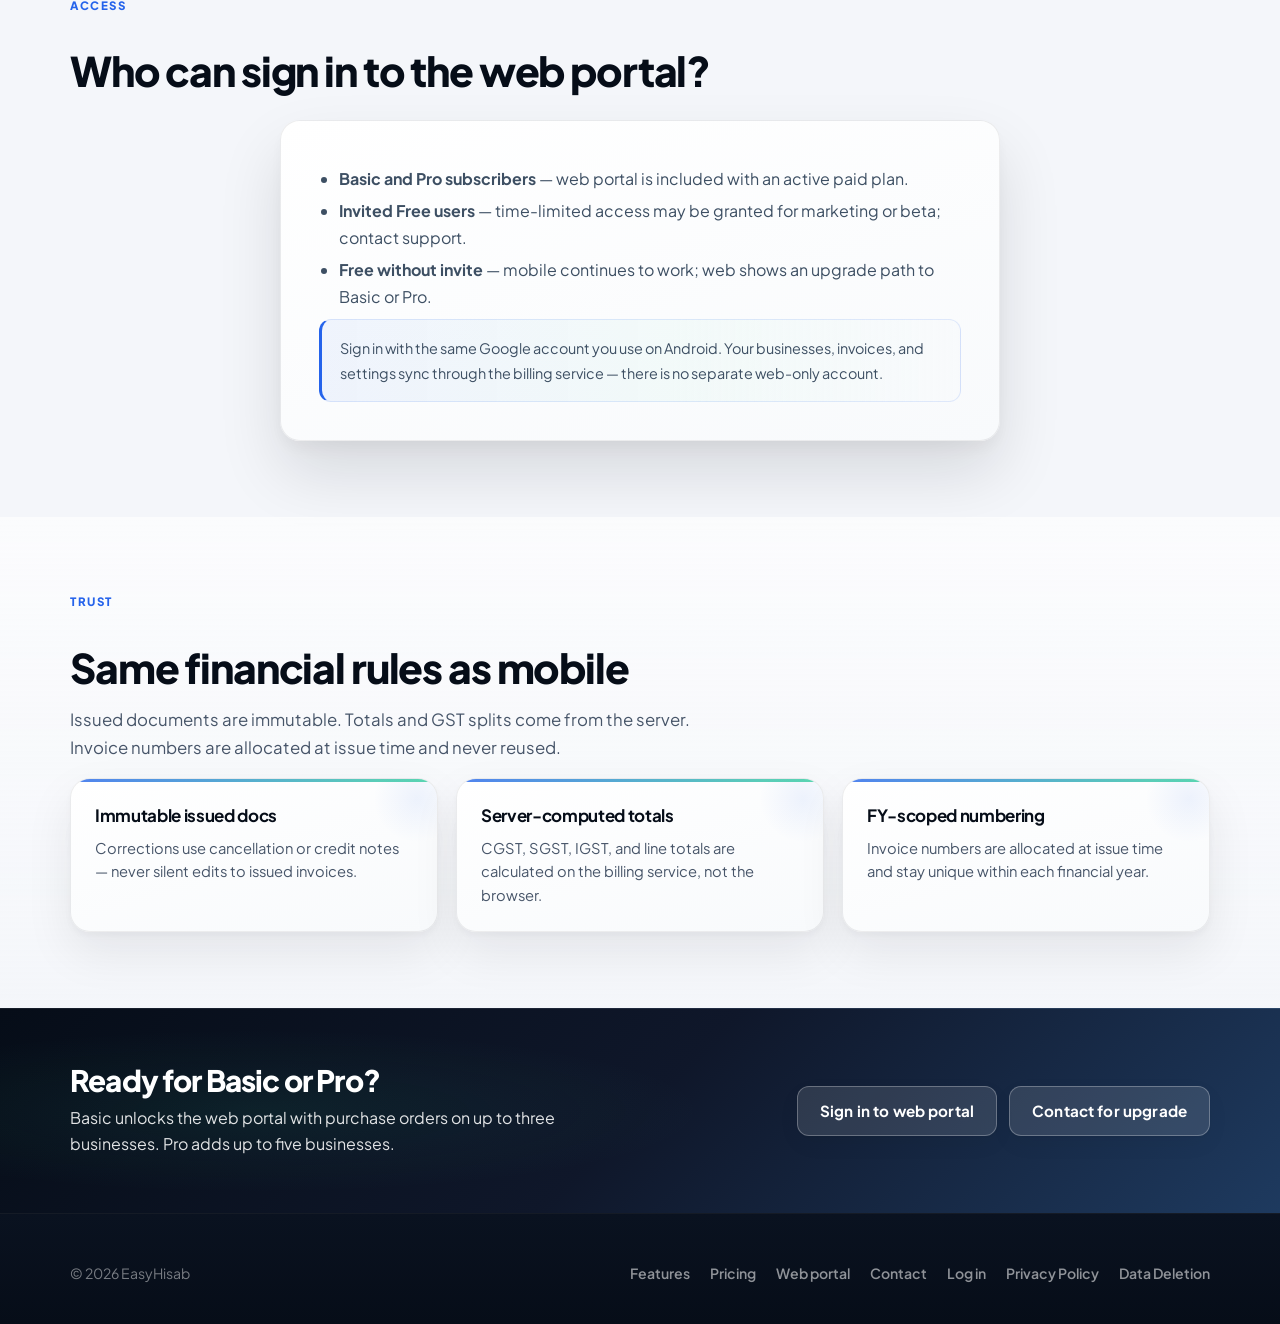
<file: web-portal/index.html>
<!doctype html>
<html lang="en">
  <head>
    <meta charset="utf-8">
    <meta name="viewport" content="width=device-width, initial-scale=1">
    <title>Web Portal | EasyHisab — Desktop billing and ERP</title>
    <meta
      name="description"
      content="EasyHisab web portal at app.easyhisab.in: desktop invoices, purchase orders, credit notes, exports, and settings. Included on Basic and Pro."
    >
    <link rel="canonical" href="https://www.easyhisab.in/web-portal/">
    <meta property="og:site_name" content="EasyHisab">
    <meta property="og:url" content="https://www.easyhisab.in/web-portal/">
    <meta property="og:locale" content="en_IN">
    <meta property="og:title" content="EasyHisab Web Portal">
    <meta
      property="og:description"
      content="Signed-in web ERP for Basic and Pro users: invoices, purchase orders, reports, and exports on desktop."
    >
    <meta property="og:type" content="website">
    <meta property="og:image" content="https://www.easyhisab.in/assets/og-share.jpg">
    <link rel="icon" type="image/png" sizes="32x32" href="../assets/favicon-32.png">
    <link rel="icon" type="image/png" sizes="192x192" href="../assets/favicon.png">
    <link rel="apple-touch-icon" href="../assets/favicon.png">
    <meta name="theme-color" content="#060d18">
    <link rel="preconnect" href="https://fonts.googleapis.com">
    <link rel="preconnect" href="https://fonts.gstatic.com" crossorigin>
    <link
      href="https://fonts.googleapis.com/css2?family=Plus+Jakarta+Sans:ital,wght@0,400..800;1,400..800&display=swap"
      rel="stylesheet"
    >
    <link rel="stylesheet" href="../styles.css">
  </head>
  <body>
    <a class="skip-link" href="#main-content">Skip to main content</a>
    <header class="topbar">
      <div class="container topbar-inner">
        <div class="topbar-row">
          <a class="brand" href="../" aria-label="EasyHisab home">
            <span class="brand-mark">
              <img src="../assets/brand-mark.png" alt="">
            </span>
            <span class="brand-name" aria-hidden="true">
              <span class="brand-easy">Easy</span><span class="brand-hisab">Hisab</span>
            </span>
          </a>
          <button
            class="menu-toggle"
            type="button"
            aria-expanded="false"
            aria-controls="primary-nav"
            aria-label="Toggle navigation menu"
          >
            <span></span>
            <span></span>
            <span></span>
          </button>
        </div>
        <nav id="primary-nav" class="nav-links" aria-label="Primary">
          <a href="../">Home</a>
          <a href="../features/">Features</a>
          <a href="../pricing/">Pricing</a>
          <a href="../web-portal/" class="is-active" aria-current="page">Web portal</a>
          <a href="../contact/">Contact</a>
          <span class="nav-actions">
            <a class="nav-login" href="https://app.easyhisab.in/login">Log in</a>
            <a class="nav-cta" href="../#get-app">Get app</a>
          </span>
        </nav>
      </div>
    </header>

    <main id="main-content" class="marketing-page">
      <section class="page-hero">
        <div class="container page-hero-inner">
          <span class="eyebrow">Web portal</span>
          <h1>Desktop billing when your business outgrows the phone</h1>
          <p class="page-hero-lead">
            The EasyHisab web portal is a signed-in ERP-style workspace for Basic and Pro users.
            Same Google account, same businesses, same backend totals — optimized for keyboard,
            larger screens, and workflows like purchase orders and bulk exports.
          </p>
          <div class="page-hero-actions">
            <a class="btn btn-primary" href="https://app.easyhisab.in">Open app.easyhisab.in</a>
            <a class="btn btn-secondary" href="../pricing/">View pricing</a>
          </div>
        </div>
      </section>

      <section class="section">
        <div class="container section-head">
          <span class="section-kicker">Mobile + web</span>
          <h2>One account, two surfaces</h2>
          <p>
            Mobile remains the daily billing tool for most owners. The web portal complements it
            when you need a desk, a wider composer, or purchase-order tracking.
          </p>
        </div>
        <div class="container platform-split">
          <article class="platform-panel platform-panel--mobile">
            <div class="platform-panel-head">
              <span class="platform-panel-icon platform-panel-icon--mint" aria-hidden="true">
                <svg viewBox="0 0 24 24" fill="none" stroke="currentColor" stroke-width="2">
                  <rect x="7" y="2" width="10" height="20" rx="2"/>
                  <line x1="12" y1="18" x2="12" y2="18.01"/>
                </svg>
              </span>
              <h3>Android app (all plans)</h3>
            </div>
            <p>Fast invoicing on the shop floor, PDF sharing, payments, credit notes, and CA export.</p>
            <ul>
              <li>Receivables dashboard and alerts</li>
              <li>Register for GST from the app</li>
              <li>Works offline-tolerant with server sync</li>
            </ul>
          </article>
          <article class="platform-panel platform-panel--web">
            <div class="platform-panel-head">
              <span class="platform-panel-icon platform-panel-icon--violet" aria-hidden="true">
                <svg viewBox="0 0 24 24" fill="none" stroke="currentColor" stroke-width="2">
                  <rect x="2" y="3" width="20" height="14" rx="2"/>
                  <line x1="8" y1="21" x2="16" y2="21"/>
                  <line x1="12" y1="17" x2="12" y2="21"/>
                </svg>
              </span>
              <h3>Web portal (Basic &amp; Pro)</h3>
            </div>
            <p>Signed-in workspace at <a href="https://app.easyhisab.in">app.easyhisab.in</a>.</p>
            <ul>
              <li>Invoice draft composer and finalize review</li>
              <li>Purchase orders and suppliers</li>
              <li>Reports, exports, and business settings</li>
              <li>Same immutability and tax rules as mobile</li>
            </ul>
          </article>
        </div>
      </section>

      <section class="section">
        <div class="container section-head">
          <span class="section-kicker">Web-only today</span>
          <h2>What you get on desktop that mobile skips</h2>
        </div>
        <div class="container feature-detail-grid">
          <article class="feature-detail-card">
            <h3>Purchase orders</h3>
            <p>Draft, issue, and cancel purchase orders with supplier master data and GST line items.</p>
          </article>
          <article class="feature-detail-card">
            <h3>Exports hub</h3>
            <p>Trigger CA monthly exports and downloads from a dedicated exports screen.</p>
          </article>
          <article class="feature-detail-card">
            <h3>Full composer</h3>
            <p>Multi-step invoice drafting, party combobox, line editor, and finalize confirmation dialogs.</p>
          </article>
        </div>
      </section>

      <section class="section">
        <div class="container section-head">
          <span class="section-kicker">Access</span>
          <h2>Who can sign in to the web portal?</h2>
        </div>
        <div class="container content-shell">
          <ul>
            <li><strong>Basic and Pro subscribers</strong> — web portal is included with an active paid plan.</li>
            <li><strong>Invited Free users</strong> — time-limited access may be granted for marketing or beta; contact support.</li>
            <li><strong>Free without invite</strong> — mobile continues to work; web shows an upgrade path to Basic or Pro.</li>
          </ul>
          <p class="note">
            Sign in with the same Google account you use on Android. Your businesses, invoices, and settings sync through the billing service — there is no separate web-only account.
          </p>
        </div>
      </section>

      <section class="section section--alt">
        <div class="container section-head compact">
          <span class="section-kicker">Trust</span>
          <h2>Same financial rules as mobile</h2>
          <p>
            Issued documents are immutable. Totals and GST splits come from the server.
            Invoice numbers are allocated at issue time and never reused.
          </p>
        </div>
        <div class="container feature-detail-grid">
          <article class="feature-detail-card">
            <h3>Immutable issued docs</h3>
            <p>Corrections use cancellation or credit notes — never silent edits to issued invoices.</p>
          </article>
          <article class="feature-detail-card">
            <h3>Server-computed totals</h3>
            <p>CGST, SGST, IGST, and line totals are calculated on the billing service, not the browser.</p>
          </article>
          <article class="feature-detail-card">
            <h3>FY-scoped numbering</h3>
            <p>Invoice numbers are allocated at issue time and stay unique within each financial year.</p>
          </article>
        </div>
      </section>

      <section class="cta-band">
        <div class="container cta-band-inner">
          <div>
            <h2>Ready for Basic or Pro?</h2>
            <p>Basic unlocks the web portal with purchase orders on up to three businesses. Pro adds up to five businesses.</p>
          </div>
          <div class="cta-band-actions">
            <a class="btn btn-secondary" href="https://app.easyhisab.in">Sign in to web portal</a>
            <a class="btn btn-secondary" href="../contact/">Contact for upgrade</a>
          </div>
        </div>
      </section>
    </main>

    <footer>
      <div class="container footer-row">
        <span>&copy; <span id="year"></span> EasyHisab</span>
        <div class="footer-links">
          <a href="../features/">Features</a>
          <a href="../pricing/">Pricing</a>
          <a href="../web-portal/">Web portal</a>
          <a href="../contact/">Contact</a>
          <a href="https://app.easyhisab.in/login">Log in</a>
          <a href="../privacy-policy/">Privacy Policy</a>
          <a href="../delete-account/">Data Deletion</a>
        </div>
      </div>
    </footer>

    <script src="../js/site.js" defer></script>
  </body>
</html>
</file>
<file: styles.css>
:root {
  --bg: #f4f6fa;
  --bg-elevated: #fafbfc;
  --surface: #ffffff;
  --surface-muted: #f1f4f9;
  --text: #060d18;
  --muted: #475569;
  --subtle: #64748b;
  --border: rgba(6, 13, 24, 0.08);
  --border-strong: rgba(6, 13, 24, 0.12);
  --ink: #060d18;
  --navy: #0a1628;
  --navy-mid: #111f35;
  --primary: #2563eb;
  --primary-strong: #1e40af;
  --primary-soft: #eff6ff;
  --accent: #38bdf8;
  --accent-mint: #34d399;
  --green: #10b981;
  --green-soft: #ecfdf5;
  --gold: #d4a853;
  --radius-sm: 8px;
  --radius-md: 12px;
  --radius-lg: 16px;
  --radius-xl: 20px;
  --shadow-sm: 0 1px 2px rgba(6, 13, 24, 0.04), 0 8px 24px rgba(6, 13, 24, 0.04);
  --shadow-md: 0 4px 6px rgba(6, 13, 24, 0.03), 0 20px 48px rgba(6, 13, 24, 0.08);
  --shadow-lg: 0 8px 16px rgba(6, 13, 24, 0.04), 0 32px 64px rgba(6, 13, 24, 0.12);
  --shadow-glow: 0 0 0 1px rgba(255, 255, 255, 0.06) inset, 0 24px 80px rgba(37, 99, 235, 0.18);
  --shadow: var(--shadow-lg);
  --ease-premium: cubic-bezier(0.16, 1, 0.3, 1);
  --font-display: "Plus Jakarta Sans", Inter, system-ui, sans-serif;
}

*,
*::before,
*::after {
  box-sizing: border-box;
}

::selection {
  background: rgba(21, 96, 212, 0.2);
  color: var(--text);
}

@media (prefers-reduced-motion: no-preference) {
  html {
    scroll-behavior: smooth;
  }

  .btn:hover,
  .feature-card:hover {
    transform: translateY(-2px);
  }

  .btn-primary:hover {
    box-shadow:
      0 18px 36px rgba(21, 96, 212, 0.32),
      0 0 0 1px rgba(255, 255, 255, 0.12) inset;
  }
}

body {
  position: relative;
  margin: 0;
  font-family: var(--font-display);
  background: var(--bg);
  color: var(--text);
  line-height: 1.62;
  -webkit-font-smoothing: antialiased;
  text-rendering: optimizeLegibility;
}

body::before {
  content: "";
  position: fixed;
  inset: 0;
  pointer-events: none;
  z-index: -1;
  opacity: 0.35;
  background-image:
    linear-gradient(rgba(6, 13, 24, 0.025) 1px, transparent 1px),
    linear-gradient(90deg, rgba(6, 13, 24, 0.025) 1px, transparent 1px);
  background-size: 72px 72px;
  mask-image: radial-gradient(ellipse 90% 70% at 50% 0%, #000 20%, transparent 100%);
}

/* Keyboard-only: first Tab lands here; link is off-screen until :focus-visible. */
.skip-link {
  position: absolute;
  left: -9999px;
  top: auto;
  z-index: 100;
  width: 1px;
  height: 1px;
  margin: 0;
  padding: 0;
  overflow: hidden;
  clip-path: inset(50%);
  white-space: nowrap;
  border: 0;
}

.skip-link:focus {
  outline: none;
}

.skip-link:focus-visible {
  left: 12px;
  top: 12px;
  width: auto;
  height: auto;
  margin: 0;
  padding: 10px 16px;
  overflow: visible;
  clip-path: none;
  white-space: normal;
  border-radius: var(--radius-sm);
  background: var(--primary-strong);
  color: #ffffff;
  font-weight: 700;
  font-size: 0.88rem;
  box-shadow: var(--shadow-md);
  outline: 3px solid rgba(255, 255, 255, 0.95);
  outline-offset: 2px;
}

a {
  color: var(--primary);
  text-decoration: none;
}

a:hover {
  text-decoration: underline;
}

a:focus-visible,
button:focus-visible {
  outline: 3px solid rgba(21, 96, 212, 0.38);
  outline-offset: 3px;
  border-radius: var(--radius-sm);
}

.container {
  width: min(1140px, calc(100% - 40px));
  margin: 0 auto;
}

.topbar {
  position: sticky;
  top: 0;
  z-index: 20;
  background: rgba(6, 13, 24, 0.55);
  border-bottom: 1px solid rgba(255, 255, 255, 0.06);
  backdrop-filter: blur(20px) saturate(1.4);
  box-shadow: 0 1px 0 rgba(255, 255, 255, 0.04) inset;
  transition:
    background 0.35s var(--ease-premium),
    box-shadow 0.35s var(--ease-premium),
    border-color 0.25s ease;
}

.topbar.is-scrolled {
  background: rgba(6, 13, 24, 0.92);
  border-bottom-color: rgba(255, 255, 255, 0.08);
  box-shadow:
    0 1px 0 rgba(255, 255, 255, 0.06) inset,
    0 16px 48px rgba(0, 0, 0, 0.24);
}

.topbar-inner {
  min-height: 68px;
  display: flex;
  align-items: center;
  justify-content: space-between;
  gap: 16px;
}

.topbar-row {
  width: auto;
  display: flex;
  align-items: center;
  justify-content: flex-start;
  gap: 12px;
}

.brand {
  display: inline-flex;
  align-items: center;
  gap: 10px;
  color: #ffffff;
}

.brand:hover {
  text-decoration: none;
}

.brand-mark {
  width: 38px;
  height: 38px;
  display: inline-grid;
  place-items: center;
  border-radius: 10px;
  overflow: hidden;
  background: rgba(255, 255, 255, 0.08);
  border: 1px solid rgba(255, 255, 255, 0.1);
  box-shadow: 0 4px 16px rgba(0, 0, 0, 0.2);
}

.brand-mark img {
  width: 100%;
  height: 100%;
  object-fit: cover;
}

.brand-name {
  font-size: 1.08rem;
  font-weight: 900;
  line-height: 1;
}

.brand-easy {
  color: #1d68f3;
}

.brand-hisab {
  color: #69d84b;
}

.menu-toggle {
  display: none;
  width: 42px;
  height: 42px;
  align-items: center;
  justify-content: center;
  flex-direction: column;
  gap: 5px;
  border-radius: var(--radius-sm);
  border: 1px solid rgba(255, 255, 255, 0.12);
  background: rgba(255, 255, 255, 0.06);
  cursor: pointer;
  transition: background 0.2s ease, border-color 0.2s ease, box-shadow 0.2s ease;
}

.menu-toggle:hover {
  background: rgba(255, 255, 255, 0.1);
  box-shadow: 0 4px 16px rgba(0, 0, 0, 0.15);
}

.menu-toggle span {
  width: 18px;
  height: 2px;
  border-radius: 999px;
  background: rgba(255, 255, 255, 0.92);
}

.nav-links {
  width: auto;
  display: flex;
  align-items: center;
  justify-content: flex-start;
  gap: 4px 6px;
  font-size: 0.88rem;
  font-weight: 600;
}

.nav-links a {
  position: relative;
  padding: 8px 12px;
  color: rgba(255, 255, 255, 0.68);
  border-radius: 8px;
  transition: color 0.2s ease, background 0.2s ease;
}

.nav-links a:hover {
  color: #ffffff;
  text-decoration: none;
  background: rgba(255, 255, 255, 0.08);
}

.nav-links a.nav-cta {
  margin-left: 6px;
  padding: 9px 16px;
  color: #ffffff;
  background: linear-gradient(135deg, #3b82f6 0%, #2563eb 55%, #1d4ed8 100%);
  border: 1px solid rgba(255, 255, 255, 0.12);
  box-shadow: 0 4px 20px rgba(37, 99, 235, 0.35);
  font-weight: 700;
  letter-spacing: 0.01em;
}

.nav-links a.nav-cta:hover {
  background: linear-gradient(135deg, #60a5fa 0%, #3b82f6 55%, #2563eb 100%);
  box-shadow: 0 8px 28px rgba(37, 99, 235, 0.45);
}

.nav-links a.nav-cta::after {
  display: none;
}

.nav-actions {
  display: inline-flex;
  align-items: center;
  gap: 8px;
  margin-left: 8px;
  padding-left: 14px;
  border-left: 1px solid rgba(255, 255, 255, 0.1);
}

.nav-login {
  padding: 8px 12px;
  color: rgba(255, 255, 255, 0.82);
  font-weight: 600;
}

.nav-login:hover {
  color: #ffffff;
  background: rgba(255, 255, 255, 0.06);
}

.nav-login::after {
  display: none;
}

@media (prefers-reduced-motion: no-preference) {
  .nav-links a::after {
    content: "";
    position: absolute;
    left: 50%;
    bottom: 4px;
    width: 0;
    height: 2px;
    border-radius: 99px;
    background: linear-gradient(90deg, var(--accent), var(--accent-mint));
    transform: translateX(-50%);
    transition: width 0.22s ease;
  }

  .nav-links a:hover::after,
  .nav-links a.is-active::after {
    width: calc(100% - 24px);
  }

  .nav-links a.nav-cta::after,
  .nav-links a.nav-login::after {
    display: none;
  }
}

.nav-links a.is-active {
  color: #ffffff;
  background: rgba(255, 255, 255, 0.1);
}

.hero {
  position: relative;
  min-height: calc(100vh - 68px);
  overflow: hidden;
  isolation: isolate;
  display: grid;
  align-items: center;
  background:
    radial-gradient(ellipse 90% 70% at 85% 15%, rgba(37, 99, 235, 0.22), transparent 55%),
    radial-gradient(ellipse 60% 50% at 10% 90%, rgba(52, 211, 153, 0.1), transparent 50%),
    radial-gradient(ellipse 40% 30% at 50% 50%, rgba(56, 189, 248, 0.06), transparent 60%),
    linear-gradient(165deg, #040810 0%, #0a1628 38%, #0f1d32 72%, #0a1220 100%);
  border-bottom: 1px solid rgba(255, 255, 255, 0.04);
}

.hero::before {
  content: "";
  position: absolute;
  pointer-events: none;
  inset: 0;
  background-image:
    linear-gradient(rgba(255, 255, 255, 0.03) 1px, transparent 1px),
    linear-gradient(90deg, rgba(255, 255, 255, 0.03) 1px, transparent 1px);
  background-size: 64px 64px;
  mask-image: radial-gradient(ellipse 80% 60% at 50% 30%, #000 10%, transparent 75%);
  z-index: 0;
}

.hero::after {
  content: "";
  position: absolute;
  inset: auto 0 0;
  height: 160px;
  background: linear-gradient(180deg, transparent, var(--bg));
  z-index: 1;
}

.hero-content {
  position: relative;
  z-index: 2;
  padding: 80px 0 96px;
}

.hero-content > * {
  max-width: 670px;
}

.eyebrow {
  display: inline-flex;
  align-items: center;
  gap: 8px;
  width: fit-content;
  min-height: 32px;
  padding: 6px 14px 6px 10px;
  border-radius: 999px;
  background: rgba(255, 255, 255, 0.06);
  border: 1px solid rgba(255, 255, 255, 0.1);
  color: rgba(255, 255, 255, 0.82);
  font-size: 0.72rem;
  font-weight: 700;
  letter-spacing: 0.1em;
  text-transform: uppercase;
  backdrop-filter: blur(12px);
}

.eyebrow::before {
  content: "";
  width: 6px;
  height: 6px;
  border-radius: 50%;
  background: linear-gradient(135deg, var(--accent-mint), var(--accent));
  box-shadow: 0 0 12px rgba(52, 211, 153, 0.6);
}

.section-kicker {
  display: block;
  width: fit-content;
  margin-bottom: 12px;
  padding: 0;
  background: none;
  border: none;
  box-shadow: none;
  color: var(--primary);
  font-size: 0.72rem;
  font-weight: 800;
  letter-spacing: 0.14em;
  text-transform: uppercase;
}

.headline-accent {
  background: linear-gradient(135deg, #93c5fd 0%, #34d399 50%, #67e8f9 100%);
  -webkit-background-clip: text;
  background-clip: text;
  color: transparent;
}

.hero h1 {
  color: #ffffff;
}

.hero p {
  color: rgba(255, 255, 255, 0.72);
  font-size: 1.08rem;
  line-height: 1.7;
}

h1 {
  margin-bottom: 20px;
  color: var(--ink);
  font-size: clamp(2.35rem, 6.2vw, 3.65rem);
  line-height: 1.02;
  letter-spacing: -0.035em;
  font-weight: 800;
  max-width: 780px;
  text-wrap: balance;
}

h2 {
  margin-bottom: 14px;
  color: var(--ink);
  font-size: clamp(1.65rem, 3.6vw, 2.55rem);
  line-height: 1.06;
  letter-spacing: -0.028em;
  font-weight: 800;
  text-wrap: balance;
}

h3 {
  margin-bottom: 8px;
  color: #102033;
  font-size: 1.08rem;
  line-height: 1.28;
  font-weight: 700;
}

.hero p,
.section-head p,
.workflow p,
.reports-band p,
.final-cta p {
  font-size: 1.05rem;
  max-width: 62ch;
  line-height: 1.65;
}

.section-head p,
.workflow p,
.final-cta p {
  color: var(--muted);
}

.section-head > p {
  max-width: 56ch;
}

.cta-row {
  margin-top: 28px;
  display: flex;
  flex-wrap: wrap;
  align-items: center;
  gap: 12px;
}

/* Official Google Play badge — do not crop, recolor, or distort (Google brand guidelines). */
.play-badge-link {
  display: inline-block;
  line-height: 0;
  border-radius: var(--radius-sm);
  transition: opacity 0.2s ease;
}

.play-badge-link:hover {
  text-decoration: none;
  opacity: 0.92;
}

.play-badge-link:focus-visible {
  outline: 3px solid rgba(21, 96, 212, 0.38);
  outline-offset: 4px;
}

.play-badge {
  display: block;
  height: 60px;
  width: auto;
  max-width: min(100%, 200px);
}

.btn {
  display: inline-flex;
  align-items: center;
  justify-content: center;
  min-height: 48px;
  padding: 12px 22px;
  border-radius: var(--radius-md);
  border: 1px solid transparent;
  font-weight: 700;
  font-size: 0.95rem;
  letter-spacing: 0.01em;
  transition:
    transform 0.2s cubic-bezier(0.22, 1, 0.36, 1),
    box-shadow 0.2s ease,
    background 0.2s ease,
    border-color 0.2s ease;
}

.btn:hover {
  text-decoration: none;
}

.btn-primary {
  color: #ffffff;
  background: linear-gradient(135deg, #3b82f6 0%, #2563eb 50%, #1d4ed8 100%);
  box-shadow:
    0 4px 16px rgba(37, 99, 235, 0.4),
    0 0 0 1px rgba(255, 255, 255, 0.1) inset;
}

.btn-secondary {
  color: #ffffff;
  background: rgba(255, 255, 255, 0.06);
  border-color: rgba(255, 255, 255, 0.14);
  box-shadow: 0 4px 20px rgba(0, 0, 0, 0.15);
  backdrop-filter: blur(8px);
}

.btn-secondary:hover {
  background: rgba(255, 255, 255, 0.1);
  border-color: rgba(255, 255, 255, 0.22);
}

.section .btn-secondary,
.content-shell .btn-secondary,
.pricing-card .btn-secondary,
.cta-band .btn-secondary,
.marketing-page .page-hero-actions .btn-secondary {
  color: var(--primary-strong);
  background: var(--surface);
  border-color: var(--border-strong);
  box-shadow: var(--shadow-sm);
  backdrop-filter: none;
}

.section .btn-secondary:hover,
.content-shell .btn-secondary:hover,
.pricing-card .btn-secondary:hover,
.marketing-page .page-hero-actions .btn-secondary:hover {
  background: var(--primary-soft);
  border-color: rgba(37, 99, 235, 0.2);
}

.hero-points {
  margin-top: 28px;
  display: flex;
  flex-wrap: wrap;
  gap: 10px;
}

.hero-points span {
  min-height: 34px;
  display: inline-flex;
  align-items: center;
  padding: 7px 14px;
  color: rgba(255, 255, 255, 0.78);
  background: rgba(255, 255, 255, 0.05);
  border: 1px solid rgba(255, 255, 255, 0.08);
  border-radius: 999px;
  font-size: 0.78rem;
  font-weight: 600;
  letter-spacing: 0.01em;
  backdrop-filter: blur(10px);
}

.trust-ledger {
  position: relative;
  z-index: 3;
  margin-top: -48px;
}

.ledger-grid {
  display: grid;
  grid-template-columns: repeat(4, minmax(0, 1fr));
  gap: 14px;
}

.ledger-card {
  position: relative;
  min-width: 0;
  padding: 22px 22px 24px;
  background: linear-gradient(165deg, #ffffff 0%, #f8fafc 100%);
  border: 1px solid rgba(6, 13, 24, 0.07);
  border-radius: var(--radius-lg);
  box-shadow: var(--shadow-md);
  transition:
    transform 0.28s var(--ease-premium),
    box-shadow 0.28s ease,
    border-color 0.22s ease;
}

.ledger-card::after {
  content: "";
  position: absolute;
  inset: 0;
  border-radius: inherit;
  background: linear-gradient(135deg, rgba(37, 99, 235, 0.04), transparent 55%);
  pointer-events: none;
}

.ledger-card:hover {
  transform: translateY(-3px);
  box-shadow: var(--shadow-lg);
  border-color: rgba(37, 99, 235, 0.14);
}

.ledger-icon {
  display: inline-flex;
  align-items: center;
  justify-content: center;
  width: 44px;
  height: 44px;
  margin-bottom: 16px;
  border-radius: 13px;
  color: var(--primary);
  background: linear-gradient(145deg, #eff6ff, #dbeafe);
  border: 1px solid rgba(37, 99, 235, 0.12);
  box-shadow: 0 8px 20px rgba(37, 99, 235, 0.12);
}

.ledger-icon svg {
  width: 22px;
  height: 22px;
}

.ledger-icon--mint {
  color: #059669;
  background: linear-gradient(145deg, #ecfdf5, #d1fae5);
  border-color: rgba(16, 185, 129, 0.15);
  box-shadow: 0 8px 20px rgba(16, 185, 129, 0.12);
}

.ledger-icon--violet {
  color: #6d28d9;
  background: linear-gradient(145deg, #f5f3ff, #ede9fe);
  border-color: rgba(109, 40, 217, 0.12);
  box-shadow: 0 8px 20px rgba(109, 40, 217, 0.1);
}

.ledger-icon--gold {
  color: #b45309;
  background: linear-gradient(145deg, #fffbeb, #fef3c7);
  border-color: rgba(180, 83, 9, 0.12);
  box-shadow: 0 8px 20px rgba(180, 83, 9, 0.1);
}

.ledger-kicker,
.ledger-card span.ledger-kicker {
  display: block;
  margin-bottom: 8px;
  color: var(--primary);
  font-size: 0.68rem;
  font-weight: 800;
  letter-spacing: 0.12em;
  text-transform: uppercase;
}

.ledger-card strong {
  display: block;
  color: var(--ink);
  font-size: 1.02rem;
  line-height: 1.25;
  letter-spacing: -0.02em;
}

.ledger-card small {
  display: block;
  margin-top: 8px;
  color: var(--muted);
  font-size: 0.84rem;
  line-height: 1.45;
}

.hero-scene {
  position: absolute;
  right: max(18px, calc((100vw - 1140px) / 2));
  bottom: 22px;
  width: min(430px, 36vw);
  z-index: 1;
  will-change: transform;
  filter: drop-shadow(0 32px 64px rgba(0, 0, 0, 0.45));
}

@media (prefers-reduced-motion: reduce) {
  .hero-scene {
    will-change: auto;
  }
}

html.motion-safe .reveal-on-scroll {
  opacity: 0;
  transform: translate3d(0, 26px, 0);
  transition:
    opacity 0.75s var(--ease-premium) var(--reveal-delay, 0s),
    transform 0.75s var(--ease-premium) var(--reveal-delay, 0s);
}

html.motion-safe .reveal-on-scroll.is-revealed {
  opacity: 1;
  transform: translate3d(0, 0, 0);
}

.phone-frame {
  position: relative;
  width: 100%;
  aspect-ratio: 9 / 18.5;
  padding: 11px;
  border-radius: 44px;
  background:
    linear-gradient(145deg, rgba(255, 255, 255, 0.1) 0%, transparent 40%),
    linear-gradient(165deg, #1e293b 0%, #0f172a 42%, #020617 100%);
  box-shadow:
    0 48px 96px rgba(0, 0, 0, 0.55),
    0 0 80px rgba(37, 99, 235, 0.15),
    0 0 0 1px rgba(255, 255, 255, 0.08) inset;
  transform: rotate(2deg);
}

.phone-frame::before {
  content: "";
  position: absolute;
  top: 11px;
  left: 50%;
  width: 100px;
  height: 26px;
  border-radius: 999px;
  background: linear-gradient(180deg, #0a1422 0%, #152a45 100%);
  box-shadow:
    inset 0 1px 0 rgba(255, 255, 255, 0.06),
    0 4px 12px rgba(0, 0, 0, 0.35);
  transform: translateX(-50%);
  z-index: 2;
}

.phone-frame::after {
  content: "";
  position: absolute;
  left: 3px;
  top: 22%;
  width: 3px;
  height: 56px;
  border-radius: 99px;
  background: linear-gradient(180deg, #243a52, #152a45);
  opacity: 0.85;
  z-index: 1;
}

.phone-screen {
  position: relative;
  display: flex;
  flex-direction: column;
  height: 100%;
  overflow: hidden;
  padding: 36px 12px 10px;
  border-radius: 32px;
  background:
    radial-gradient(120% 45% at 50% -15%, rgba(21, 96, 212, 0.06), transparent 55%),
    linear-gradient(180deg, #fbfcff 0%, #f0f5fc 45%, #e6eef8 100%);
  border: 1px solid rgba(255, 255, 255, 0.55);
  box-shadow: inset 0 0 0 1px rgba(255, 255, 255, 0.35);
}

.phone-screen::after {
  content: "";
  position: absolute;
  inset: 0;
  border-radius: inherit;
  pointer-events: none;
  box-shadow: inset 0 0 40px rgba(12, 24, 41, 0.04);
  z-index: 0;
}

.phone-status {
  position: relative;
  z-index: 1;
  flex-shrink: 0;
  display: flex;
  align-items: center;
  justify-content: space-between;
  padding: 0 6px 8px;
  font-size: 0.7rem;
  font-weight: 750;
  letter-spacing: 0.02em;
  color: #0c1829;
}

.phone-status-time {
  font-variant-numeric: tabular-nums;
}

.phone-status-tray {
  display: flex;
  align-items: center;
  gap: 6px;
}

.phone-signal {
  display: inline-flex;
  gap: 2px;
  align-items: flex-end;
  height: 9px;
}

.phone-signal i {
  display: block;
  width: 3px;
  border-radius: 1px;
  background: #0c1829;
  opacity: 0.88;
}

.phone-signal i:nth-child(1) {
  height: 4px;
  opacity: 0.45;
}

.phone-signal i:nth-child(2) {
  height: 6px;
}

.phone-signal i:nth-child(3) {
  height: 8px;
}

.phone-battery {
  width: 22px;
  height: 10px;
  border-radius: 3px;
  border: 1.5px solid #0c1829;
  position: relative;
  opacity: 0.9;
}

.phone-battery::before {
  content: "";
  position: absolute;
  right: -3px;
  top: 2px;
  width: 2px;
  height: 4px;
  border-radius: 0 1px 1px 0;
  background: #0c1829;
}

.phone-battery::after {
  content: "";
  position: absolute;
  inset: 2px 3px 2px 2px;
  border-radius: 1px;
  background: linear-gradient(90deg, #1d9a52, #1560d4);
}

.phone-scroll {
  position: relative;
  z-index: 1;
  flex: 1;
  min-height: 0;
  overflow: hidden;
  display: flex;
  flex-direction: column;
  gap: 10px;
  padding-bottom: 4px;
  mask-image: linear-gradient(180deg, #000 0%, #000 94%, transparent 100%);
}

.phone-section-label {
  margin: 2px 0 0;
  padding: 0 2px;
  font-size: 0.62rem;
  font-weight: 800;
  letter-spacing: 0.1em;
  text-transform: uppercase;
  color: var(--subtle);
}

.app-header,
.business-tile,
.invoice-card,
.stats-row span {
  background: rgba(255, 255, 255, 0.94);
  border: 1px solid rgba(15, 36, 59, 0.07);
  box-shadow:
    0 1px 0 rgba(255, 255, 255, 0.9) inset,
    0 6px 16px rgba(15, 36, 59, 0.05);
}

.app-header {
  display: flex;
  align-items: center;
  justify-content: space-between;
  gap: 10px;
  min-height: 46px;
  padding: 8px 12px;
  border-radius: var(--radius-md);
  color: #0b2345;
}

.app-header-main {
  min-width: 0;
}

.app-header-title {
  display: block;
  font-weight: 800;
  font-size: 0.82rem;
  letter-spacing: -0.02em;
  line-height: 1.2;
}

.app-header-sub {
  display: block;
  margin-top: 2px;
  font-size: 0.58rem;
  font-weight: 700;
  color: var(--subtle);
  letter-spacing: 0.02em;
}

.app-header-bell {
  position: relative;
  flex-shrink: 0;
  width: 28px;
  height: 28px;
  border-radius: 999px;
  background: rgba(255, 255, 255, 0.65);
  border: 1px solid rgba(15, 36, 59, 0.08);
}

.app-header-bell::before {
  content: "";
  position: absolute;
  left: 50%;
  top: 46%;
  transform: translate(-50%, -50%);
  width: 11px;
  height: 12px;
  border-radius: 6px 6px 2px 2px;
  border: 1.5px solid var(--primary-strong);
  border-top: 0;
}

.app-header-bell::after {
  content: "";
  position: absolute;
  left: 50%;
  top: 22%;
  transform: translateX(-50%);
  width: 5px;
  height: 3px;
  border-radius: 99px 99px 0 0;
  border: 1.5px solid var(--primary-strong);
  border-bottom: 0;
}

.app-header-bell-dot {
  position: absolute;
  top: 4px;
  right: 4px;
  width: 7px;
  height: 7px;
  border-radius: 999px;
  background: #e25555;
  border: 1.5px solid #fff;
}

.hero-metric {
  padding: 12px 12px 10px;
  border-radius: var(--radius-md);
  color: #ffffff;
  background:
    radial-gradient(ellipse 120% 90% at 10% 0%, rgba(120, 200, 255, 0.28), transparent 55%),
    linear-gradient(145deg, #0d7a62 0%, #1560d4 52%, #0a3478 100%);
  border: 1px solid rgba(255, 255, 255, 0.14);
  box-shadow: 0 10px 24px rgba(10, 52, 120, 0.22);
}

.hero-metric span,
.hero-metric strong,
.hero-metric em {
  display: block;
}

.hero-metric span {
  font-size: 0.6rem;
  font-weight: 800;
  letter-spacing: 0.08em;
  text-transform: uppercase;
  opacity: 0.88;
}

.hero-metric strong {
  margin-top: 4px;
  font-size: 1.28rem;
  font-weight: 800;
  letter-spacing: -0.03em;
  font-variant-numeric: tabular-nums;
}

.hero-metric em {
  margin-top: 6px;
  padding: 4px 8px;
  width: fit-content;
  border-radius: 999px;
  font-size: 0.58rem;
  font-style: normal;
  font-weight: 800;
  color: #fff8e8;
  background: rgba(255, 255, 255, 0.14);
  border: 1px solid rgba(255, 255, 255, 0.22);
}

.kpi-row {
  display: grid;
  grid-template-columns: repeat(3, 1fr);
  gap: 6px;
}

.kpi-row span {
  padding: 8px 6px;
  border-radius: var(--radius-sm);
  text-align: center;
  font-size: 0.58rem;
  font-weight: 700;
  color: var(--subtle);
  background: rgba(255, 255, 255, 0.94);
  border: 1px solid rgba(15, 36, 59, 0.07);
}

.kpi-row b {
  display: block;
  margin-bottom: 2px;
  color: var(--primary-strong);
  font-size: 0.72rem;
  font-weight: 800;
  font-variant-numeric: tabular-nums;
}

.business-tile {
  display: flex;
  align-items: center;
  gap: 11px;
  min-height: 64px;
  padding: 10px 11px;
  border-radius: var(--radius-md);
}

.business-avatar {
  flex-shrink: 0;
  width: 42px;
  height: 42px;
  border-radius: 12px;
  padding: 2px;
  background: linear-gradient(135deg, #1560d4, #1d9a52);
  box-shadow: 0 6px 14px rgba(21, 96, 212, 0.22);
}

.business-avatar img {
  display: block;
  width: 100%;
  height: 100%;
  border-radius: 10px;
  object-fit: contain;
  background: #fff;
}

.business-copy {
  min-width: 0;
}

.business-copy strong,
.business-copy span {
  display: block;
}

.business-copy strong {
  color: #0b2345;
  font-size: 0.86rem;
  font-weight: 800;
  line-height: 1.2;
  letter-spacing: -0.02em;
}

.business-copy span {
  margin-top: 2px;
  color: var(--subtle);
  font-size: 0.68rem;
}

.stats-row {
  display: grid;
  grid-template-columns: 1fr 1fr;
  gap: 8px;
}

.stats-row span {
  padding: 10px 10px;
  border-radius: var(--radius-md);
  color: var(--subtle);
  font-size: 0.65rem;
  line-height: 1.35;
}

.stats-row strong {
  display: block;
  color: var(--primary-strong);
  font-size: 0.92rem;
  font-weight: 800;
  letter-spacing: -0.02em;
}

.invoice-card {
  position: relative;
  padding: 11px 11px 10px;
  border-radius: var(--radius-md);
  border-left: 3px solid transparent;
}

.invoice-card--pending {
  border-left-color: #e8a42e;
}

.invoice-card--paid {
  border-left-color: #1d9a52;
}

.invoice-card-head {
  display: flex;
  align-items: center;
  justify-content: space-between;
  gap: 8px;
  margin-bottom: 4px;
}

.invoice-no {
  font-size: 0.65rem;
  font-weight: 800;
  letter-spacing: 0.04em;
  color: var(--primary);
  text-transform: uppercase;
}

.invoice-badge {
  padding: 2px 7px;
  border-radius: 6px;
  font-size: 0.58rem;
  font-weight: 800;
  letter-spacing: 0.04em;
  text-transform: uppercase;
}

.invoice-badge--draft {
  color: #8a5a00;
  background: #fff7e6;
  border: 1px solid rgba(232, 164, 46, 0.35);
}

.invoice-badge--issued {
  color: #0a3478;
  background: var(--primary-soft);
  border: 1px solid rgba(21, 96, 212, 0.15);
}

.invoice-party {
  display: block;
  margin: 0 0 6px;
  color: #0c1829;
  font-size: 0.84rem;
  font-weight: 800;
  letter-spacing: -0.02em;
}

.invoice-lines {
  display: flex;
  flex-direction: column;
  gap: 3px;
  margin-bottom: 8px;
  padding: 6px 0 2px;
  border-top: 1px dashed rgba(15, 36, 59, 0.1);
}

.invoice-line {
  display: flex;
  justify-content: space-between;
  align-items: baseline;
  gap: 8px;
  font-size: 0.62rem;
  color: var(--muted);
}

.invoice-line span:last-child {
  font-weight: 750;
  font-variant-numeric: tabular-nums;
  color: #0c1829;
}

.invoice-note {
  margin: 0 0 8px;
  font-size: 0.62rem;
  color: var(--muted);
  line-height: 1.35;
}

.invoice-meta {
  display: flex;
  align-items: center;
  justify-content: space-between;
  gap: 8px;
  padding-top: 2px;
}

.invoice-meta b {
  font-size: 0.9rem;
  font-weight: 800;
  font-variant-numeric: tabular-nums;
  color: #0b2345;
  letter-spacing: -0.02em;
}

.invoice-meta em {
  display: inline-flex;
  align-items: center;
  min-height: 22px;
  padding: 3px 9px;
  border-radius: 999px;
  font-size: 0.62rem;
  font-style: normal;
  font-weight: 800;
}

.invoice-meta em.pending {
  color: #7a5200;
  background: linear-gradient(135deg, #fff8e8, #fff3d6);
  border: 1px solid rgba(232, 164, 46, 0.35);
}

.invoice-meta em.paid {
  color: #0f6b36;
  background: linear-gradient(135deg, #ecfdf3, var(--green-soft));
  border: 1px solid rgba(29, 154, 82, 0.22);
}

.bottom-nav {
  position: relative;
  z-index: 2;
  flex-shrink: 0;
  margin-top: auto;
  display: grid;
  grid-template-columns: repeat(5, 1fr);
  align-items: end;
  gap: 2px;
  padding: 8px 6px 6px;
  border-radius: 22px;
  font-size: 0.58rem;
  font-weight: 750;
  color: var(--muted);
  text-align: center;
  background: rgba(255, 255, 255, 0.78);
  border: 1px solid rgba(15, 36, 59, 0.08);
  box-shadow:
    0 -12px 32px rgba(15, 36, 59, 0.06),
    0 1px 0 rgba(255, 255, 255, 0.95) inset;
  -webkit-backdrop-filter: blur(10px);
  backdrop-filter: blur(10px);
}

.bottom-nav span:not(.bottom-nav-fab) {
  padding-bottom: 4px;
}

.bottom-nav span.is-active {
  color: var(--primary-strong);
  position: relative;
}

.bottom-nav span.is-active::after {
  content: "";
  position: absolute;
  left: 50%;
  bottom: 0;
  transform: translateX(-50%);
  width: 18px;
  height: 3px;
  border-radius: 99px;
  background: linear-gradient(90deg, var(--primary), #2aab6f);
}

.bottom-nav-fab {
  display: grid;
  place-items: center;
  width: 48px;
  height: 48px;
  margin: -18px auto 0;
  padding: 0;
  border-radius: 999px;
  background: linear-gradient(155deg, #1a6ee8, var(--primary-strong));
  border: 3px solid rgba(255, 255, 255, 0.95);
  box-shadow:
    0 12px 28px rgba(21, 96, 212, 0.38),
    0 0 0 1px rgba(21, 96, 212, 0.2) inset;
}

.bottom-nav-fab img {
  width: 24px;
  height: 24px;
  border-radius: 6px;
  object-fit: contain;
}

.section {
  padding: 76px 0;
}

.product-strip {
  padding: 48px 0;
  background: linear-gradient(180deg, var(--surface) 0%, var(--bg) 100%);
  border-block: 1px solid rgba(6, 13, 24, 0.05);
}

.strip-grid {
  display: grid;
  grid-template-columns: repeat(6, minmax(0, 1fr));
  gap: 12px;
}

.strip-tile {
  position: relative;
  min-width: 0;
  padding: 18px 16px 20px;
  background: var(--surface);
  border: 1px solid rgba(6, 13, 24, 0.06);
  border-radius: var(--radius-lg);
  box-shadow: var(--shadow-sm);
  transition:
    transform 0.25s var(--ease-premium),
    box-shadow 0.25s ease,
    border-color 0.2s ease;
}

.strip-tile:hover {
  transform: translateY(-2px);
  box-shadow: var(--shadow-md);
  border-color: rgba(37, 99, 235, 0.12);
}

.strip-tile-icon {
  display: inline-flex;
  align-items: center;
  justify-content: center;
  min-width: 38px;
  height: 28px;
  margin-bottom: 12px;
  padding: 0 8px;
  border-radius: 8px;
  background: linear-gradient(135deg, #eff6ff, #dbeafe);
  color: var(--primary-strong);
  font-size: 0.62rem;
  font-weight: 800;
  letter-spacing: 0.08em;
}

.strip-tile-icon--mint {
  background: linear-gradient(135deg, #ecfdf5, #d1fae5);
  color: #047857;
}

.strip-tile-icon--violet {
  background: linear-gradient(135deg, #f5f3ff, #ede9fe);
  color: #6d28d9;
}

.strip-tile-icon--gold {
  background: linear-gradient(135deg, #fffbeb, #fef3c7);
  color: #b45309;
}

.strip-tile strong,
.strip-tile span {
  display: block;
}

.strip-tile strong {
  color: var(--ink);
  font-size: 0.95rem;
  font-weight: 800;
  letter-spacing: -0.02em;
}

.strip-tile span:last-child {
  margin-top: 6px;
  color: var(--muted);
  font-size: 0.82rem;
  line-height: 1.45;
}

.app-showcase {
  padding-top: 72px;
  background: var(--bg);
  border-bottom: 1px solid rgba(6, 13, 24, 0.05);
}

.showcase-grid {
  display: grid;
  grid-template-columns: repeat(3, minmax(0, 1fr));
  gap: 18px;
}

.showcase-card {
  position: relative;
  display: flex;
  flex-direction: column;
  gap: 10px;
  min-height: 100%;
  padding: 22px 22px 20px;
  background: linear-gradient(180deg, #ffffff 0%, #f8fafc 100%);
  border: 1px solid rgba(6, 13, 24, 0.07);
  border-radius: var(--radius-xl);
  box-shadow: var(--shadow-md);
  overflow: hidden;
  transition: transform 0.28s var(--ease-premium), box-shadow 0.28s ease, border-color 0.22s ease;
}

.showcase-card::before {
  content: "";
  position: absolute;
  top: 0;
  left: 0;
  right: 0;
  height: 3px;
  background: linear-gradient(90deg, var(--primary), var(--accent-mint));
  opacity: 0.85;
}

.showcase-card--invoice::before {
  background: linear-gradient(90deg, #6366f1, var(--primary));
}

.showcase-card--reports::before {
  background: linear-gradient(90deg, var(--accent-mint), #14b8a6);
}

.showcase-card:hover {
  transform: translateY(-5px);
  box-shadow: var(--shadow-lg);
  border-color: rgba(37, 99, 235, 0.14);
}

.showcase-card-head {
  display: flex;
  align-items: center;
  justify-content: space-between;
  gap: 10px;
}

.showcase-tag {
  display: inline-flex;
  padding: 4px 9px;
  border-radius: 999px;
  background: rgba(37, 99, 235, 0.08);
  color: var(--primary-strong);
  font-size: 0.62rem;
  font-weight: 800;
  letter-spacing: 0.08em;
  text-transform: uppercase;
}

.showcase-card--reports .showcase-tag {
  background: rgba(16, 185, 129, 0.1);
  color: #047857;
}

.showcase-card h3 {
  margin: 0;
  font-size: 1.05rem;
  letter-spacing: -0.02em;
}

.showcase-card p {
  margin: 0;
  flex: 1;
  color: var(--muted);
  font-size: 0.9rem;
}

.showcase-screen {
  display: flex;
  flex-direction: column;
  gap: 8px;
  margin-top: 4px;
  padding: 14px;
  border-radius: var(--radius-md);
  background:
    linear-gradient(180deg, rgba(255, 255, 255, 0.95) 0%, #eef2f7 100%);
  border: 1px solid rgba(6, 13, 24, 0.08);
  box-shadow:
    inset 0 1px 0 rgba(255, 255, 255, 0.9),
    0 10px 30px rgba(6, 13, 24, 0.06);
}

.showcase-bar {
  display: flex;
  align-items: center;
  justify-content: space-between;
  gap: 8px;
  padding: 8px 10px;
  border-radius: var(--radius-sm);
  background: var(--surface);
  border: 1px solid var(--border);
}

.showcase-bar strong {
  font-size: 0.78rem;
  letter-spacing: -0.02em;
}

.showcase-bell {
  position: relative;
  width: 22px;
  height: 22px;
  border-radius: 999px;
  background: var(--primary-soft);
}

.showcase-bell i {
  position: absolute;
  top: 3px;
  right: 3px;
  width: 6px;
  height: 6px;
  border-radius: 999px;
  background: #e25555;
}

.showcase-hero-metric {
  padding: 12px;
  border-radius: var(--radius-sm);
  color: #fff;
  background: linear-gradient(145deg, #0d7a62, #1560d4 55%, #0a3478);
}

.showcase-hero-metric span,
.showcase-hero-metric strong {
  display: block;
}

.showcase-hero-metric span {
  font-size: 0.58rem;
  font-weight: 800;
  letter-spacing: 0.08em;
  text-transform: uppercase;
  opacity: 0.9;
}

.showcase-hero-metric strong {
  margin-top: 4px;
  font-size: 1.1rem;
  font-variant-numeric: tabular-nums;
}

.showcase-kpis {
  display: grid;
  grid-template-columns: repeat(3, 1fr);
  gap: 6px;
}

.showcase-kpis span {
  padding: 8px 4px;
  text-align: center;
  font-size: 0.56rem;
  color: var(--muted);
  background: var(--surface);
  border: 1px solid var(--border);
  border-radius: var(--radius-sm);
}

.showcase-kpis b {
  display: block;
  margin-bottom: 2px;
  color: var(--primary-strong);
  font-size: 0.68rem;
}

.showcase-doc-head {
  display: flex;
  align-items: center;
  justify-content: space-between;
  gap: 8px;
  padding-bottom: 6px;
  border-bottom: 1px dashed var(--border-strong);
}

.showcase-doc-head span {
  font-size: 0.58rem;
  font-weight: 800;
  letter-spacing: 0.1em;
  text-transform: uppercase;
  color: var(--subtle);
}

.showcase-doc-head strong {
  font-size: 0.78rem;
  color: var(--primary);
}

.showcase-doc-line {
  display: flex;
  justify-content: space-between;
  gap: 8px;
  font-size: 0.68rem;
  color: var(--muted);
}

.showcase-doc-line span:last-child {
  font-weight: 750;
  font-variant-numeric: tabular-nums;
  color: var(--text);
}

.showcase-doc-line--muted {
  opacity: 0.72;
  font-style: italic;
}

.showcase-doc-total {
  display: flex;
  justify-content: space-between;
  align-items: baseline;
  margin-top: 4px;
  padding-top: 8px;
  border-top: 1px solid var(--border);
  font-size: 0.72rem;
  color: var(--muted);
}

.showcase-doc-total strong {
  font-size: 0.92rem;
  color: var(--primary-strong);
  font-variant-numeric: tabular-nums;
}

.showcase-export {
  margin-top: 4px;
  padding: 10px 12px;
  text-align: center;
  border-radius: var(--radius-sm);
  font-size: 0.72rem;
  font-weight: 800;
  color: #ffffff;
  background: linear-gradient(135deg, var(--primary), var(--primary-strong));
  box-shadow: 0 8px 18px rgba(37, 99, 235, 0.22);
}

.section-head {
  margin-bottom: 28px;
}

.section-head.compact {
  margin-bottom: 0;
}

.feature-grid {
  display: grid;
  grid-template-columns: repeat(3, minmax(0, 1fr));
  gap: 18px;
}

.feature-card {
  position: relative;
  overflow: hidden;
  min-height: 230px;
  padding: 28px 26px 30px;
  background: linear-gradient(165deg, #ffffff 0%, #f8fafc 100%);
  border: 1px solid rgba(6, 13, 24, 0.07);
  border-radius: var(--radius-xl);
  box-shadow: var(--shadow-md);
  transition: transform 0.28s var(--ease-premium), box-shadow 0.28s ease, border-color 0.2s ease;
}

.feature-card::before {
  content: "";
  position: absolute;
  top: 0;
  left: 0;
  right: 0;
  height: 3px;
  background: linear-gradient(90deg, var(--primary), var(--accent-mint));
  opacity: 0.75;
  transition: opacity 0.22s ease;
}

.feature-card::after {
  content: "";
  position: absolute;
  right: -30px;
  top: -30px;
  width: 100px;
  height: 100px;
  border-radius: 50%;
  background: radial-gradient(circle, rgba(37, 99, 235, 0.06), transparent 70%);
  pointer-events: none;
}

.feature-card:hover {
  transform: translateY(-4px);
  box-shadow: var(--shadow-lg);
  border-color: rgba(37, 99, 235, 0.14);
}

.feature-card:hover::before {
  opacity: 1;
}

.feature-card p {
  margin-bottom: 0;
  color: var(--muted);
  font-size: 0.92rem;
  line-height: 1.58;
}

.feature-icon {
  display: inline-flex;
  align-items: center;
  justify-content: center;
  width: 42px;
  height: 42px;
  margin-bottom: 18px;
  border-radius: 12px;
  background: linear-gradient(145deg, #eff6ff 0%, #dbeafe 100%);
  color: var(--primary-strong);
  font-size: 0.78rem;
  font-weight: 800;
  letter-spacing: 0.04em;
  border: 1px solid rgba(37, 99, 235, 0.12);
  box-shadow: 0 6px 16px rgba(37, 99, 235, 0.12);
}

.feature-card h3 {
  margin-bottom: 10px;
  font-size: 1.08rem;
  letter-spacing: -0.02em;
}

.usp-section {
  background: var(--bg);
  border-top: 1px solid rgba(6, 13, 24, 0.05);
}

.usp-grid {
  display: grid;
  grid-template-columns: 1.15fr 0.85fr;
  gap: 14px;
}

.usp-card {
  min-height: 210px;
  padding: 26px;
  background: linear-gradient(165deg, #ffffff 0%, #f8fafc 100%);
  border: 1px solid rgba(6, 13, 24, 0.07);
  border-radius: var(--radius-xl);
  box-shadow: var(--shadow-md);
  transition: box-shadow 0.28s ease, border-color 0.2s ease, transform 0.28s var(--ease-premium);
}

.usp-card:not(.highlight):hover {
  border-color: rgba(21, 96, 212, 0.12);
  box-shadow: var(--shadow-md);
}

@media (prefers-reduced-motion: no-preference) {
  .usp-card:not(.highlight):hover {
    transform: translateY(-2px);
  }
}

.usp-card.highlight {
  grid-row: span 2;
  display: flex;
  flex-direction: column;
  justify-content: space-between;
  gap: 26px;
  min-height: 434px;
  color: #ffffff;
  background:
    radial-gradient(ellipse 120% 80% at 20% 0%, rgba(100, 180, 255, 0.25), transparent 50%),
    linear-gradient(155deg, #0d1f35 0%, #124a9a 42%, #0a3478 100%);
  border-color: rgba(255, 255, 255, 0.12);
  box-shadow: var(--shadow-md);
}

.usp-card.highlight h3,
.usp-card.highlight p,
.usp-card.highlight .usp-label {
  color: #ffffff;
}

.usp-card.highlight .usp-label {
  background: rgba(255, 255, 255, 0.14);
  border: 1px solid rgba(255, 255, 255, 0.24);
}

.usp-card.highlight p {
  opacity: 0.84;
}

.usp-flow-preview {
  display: grid;
  grid-template-columns: 1fr 1fr;
  gap: 10px;
}

.usp-flow-preview div {
  min-height: 86px;
  padding: 14px;
  border-radius: var(--radius-sm);
  background: rgba(255, 255, 255, 0.1);
  border: 1px solid rgba(255, 255, 255, 0.18);
  box-shadow: 0 8px 24px rgba(0, 0, 0, 0.12);
}

.usp-flow-preview span,
.usp-flow-preview strong {
  display: block;
}

.usp-flow-preview span {
  margin-bottom: 7px;
  color: rgba(255, 255, 255, 0.72);
  font-size: 0.72rem;
  font-weight: 900;
  text-transform: uppercase;
}

.usp-flow-preview strong {
  color: #ffffff;
  font-size: 0.96rem;
  line-height: 1.25;
}

.usp-label {
  display: inline-flex;
  width: fit-content;
  margin-bottom: 14px;
  padding: 4px 9px;
  border-radius: 999px;
  color: var(--primary);
  background: var(--primary-soft);
  font-size: 0.72rem;
  font-weight: 900;
}

.usp-card p {
  margin-bottom: 0;
  color: var(--muted);
}

.workflow {
  background: var(--surface);
  border-top: 1px solid rgba(6, 13, 24, 0.05);
  border-bottom: 1px solid rgba(6, 13, 24, 0.05);
}

.workflow-grid {
  display: grid;
  grid-template-columns: minmax(0, 0.9fr) minmax(0, 1.1fr);
  gap: 36px;
  align-items: start;
}

.steps {
  margin: 0;
  padding: 0;
  list-style: none;
  display: grid;
  gap: 12px;
  counter-reset: step;
}

.steps li {
  position: relative;
  padding: 22px 22px 22px 68px;
  background: linear-gradient(165deg, #ffffff 0%, #f8fafc 100%);
  border: 1px solid rgba(6, 13, 24, 0.07);
  border-radius: var(--radius-lg);
  box-shadow: var(--shadow-md);
  counter-increment: step;
  transition: border-color 0.2s ease, box-shadow 0.28s ease, transform 0.28s var(--ease-premium);
}

.steps li:hover {
  border-color: rgba(37, 99, 235, 0.14);
  box-shadow: var(--shadow-lg);
  transform: translateX(4px);
}

.steps li::before {
  content: counter(step);
  position: absolute;
  left: 20px;
  top: 22px;
  width: 34px;
  height: 34px;
  display: grid;
  place-items: center;
  border-radius: 11px;
  color: #ffffff;
  background: linear-gradient(145deg, #3b82f6, #1d4ed8);
  font-weight: 800;
  font-size: 0.88rem;
  box-shadow: 0 6px 18px rgba(37, 99, 235, 0.35);
}

.steps strong,
.steps span {
  display: block;
}

.steps strong {
  color: #0b2345;
}

.steps span {
  color: var(--muted);
}

.reports-band {
  position: relative;
  overflow: hidden;
  color: #ffffff;
  background:
    radial-gradient(ellipse 80% 120% at 100% 20%, rgba(21, 96, 212, 0.35), transparent 55%),
    radial-gradient(ellipse 60% 80% at 0% 100%, rgba(29, 154, 82, 0.12), transparent 45%),
    linear-gradient(165deg, #0c1829 0%, #0f243b 40%, #0a1628 100%);
}

.reports-grid {
  display: grid;
  grid-template-columns: minmax(0, 1fr) minmax(300px, 420px);
  gap: 34px;
  align-items: center;
}

.reports-band h2,
.reports-band p {
  color: #ffffff;
}

.reports-band p {
  opacity: 0.82;
}

.reports-band .section-kicker {
  color: var(--accent-mint);
  letter-spacing: 0.14em;
}

.report-panel {
  overflow: hidden;
  background: rgba(255, 255, 255, 0.07);
  border: 1px solid rgba(255, 255, 255, 0.14);
  border-radius: var(--radius-lg);
  backdrop-filter: blur(8px);
}

.report-row {
  display: flex;
  justify-content: space-between;
  gap: 20px;
  padding: 20px 22px;
  border-bottom: 1px solid rgba(255, 255, 255, 0.1);
  transition: background 0.2s ease;
}

.report-row:hover {
  background: rgba(255, 255, 255, 0.04);
}

.report-row:last-child {
  border-bottom: 0;
}

.report-row span {
  color: rgba(255, 255, 255, 0.75);
}

.report-row strong {
  color: #ffffff;
  font-size: 1.08rem;
}

.report-row--action {
  background: rgba(255, 255, 255, 0.08);
}

.report-row--action strong {
  font-size: 0.92rem;
  letter-spacing: 0.04em;
  text-transform: uppercase;
}

.security-section {
  background: #ffffff;
}

.security-grid {
  display: grid;
  grid-template-columns: minmax(0, 0.9fr) minmax(0, 1.1fr);
  gap: 34px;
  align-items: start;
}

.security-list {
  display: grid;
  grid-template-columns: 1fr 1fr;
  gap: 12px;
}

.security-list div {
  min-height: 150px;
  padding: 22px;
  background: linear-gradient(165deg, #ffffff 0%, #f8fafc 100%);
  border: 1px solid rgba(6, 13, 24, 0.07);
  border-radius: var(--radius-lg);
  box-shadow: var(--shadow-md);
  transition: border-color 0.2s ease, box-shadow 0.28s ease, transform 0.28s var(--ease-premium);
}

.security-list div:hover {
  border-color: rgba(37, 99, 235, 0.14);
  box-shadow: var(--shadow-lg);
  transform: translateY(-3px);
}

.security-list strong,
.security-list span {
  display: block;
}

.security-list strong {
  margin-bottom: 8px;
  color: #0b2345;
}

.security-list span {
  color: var(--muted);
  font-size: 0.95rem;
}

.final-cta {
  background: var(--bg);
}

.final-grid {
  display: flex;
  align-items: center;
  justify-content: space-between;
  gap: 28px;
  padding: 40px 44px;
  color: #ffffff;
  background:
    radial-gradient(ellipse 80% 100% at 100% 0%, rgba(56, 189, 248, 0.15), transparent 50%),
    linear-gradient(155deg, #0a1628 0%, #111f35 45%, #0f172a 100%);
  border: 1px solid rgba(255, 255, 255, 0.08);
  border-radius: var(--radius-xl);
  box-shadow: var(--shadow-glow);
}

.final-grid h2 {
  margin-bottom: 8px;
  color: #ffffff;
}

.final-grid p {
  margin-bottom: 0;
  color: rgba(255, 255, 255, 0.72);
}

.final-grid .section-kicker {
  color: var(--accent);
}

.final-grid .btn-secondary,
.final-cta-actions .btn-secondary {
  color: #ffffff;
  background: rgba(255, 255, 255, 0.08);
  border-color: rgba(255, 255, 255, 0.16);
  backdrop-filter: blur(8px);
}

.final-grid .btn-secondary:hover,
.final-cta-actions .btn-secondary:hover {
  background: rgba(255, 255, 255, 0.14);
  border-color: rgba(255, 255, 255, 0.24);
}

.final-cta-actions {
  display: flex;
  flex-wrap: wrap;
  gap: 12px;
  align-items: center;
  justify-content: flex-end;
  flex-shrink: 0;
}

.content-page {
  padding: 0 0 64px;
}

.content-page .container {
  padding-top: 48px;
}

.content-shell {
  max-width: 720px;
  margin: 0 auto;
  background: linear-gradient(165deg, #ffffff 0%, #f8fafc 100%);
  border: 1px solid rgba(6, 13, 24, 0.07);
  border-radius: var(--radius-xl);
  padding: 36px 38px 38px;
  box-shadow: var(--shadow-lg);
}

.content-shell--legal {
  position: relative;
  overflow: hidden;
}

.content-shell--legal::before {
  content: "";
  position: absolute;
  top: 0;
  left: 0;
  right: 0;
  height: 3px;
  background: linear-gradient(90deg, var(--primary), var(--accent-mint));
}

.content-shell--legal h1 {
  margin-bottom: 6px;
}

.legal-meta {
  margin: 0 0 22px;
  padding-bottom: 18px;
  border-bottom: 1px solid rgba(6, 13, 24, 0.08);
  color: var(--subtle);
  font-size: 0.88rem;
  font-weight: 600;
}

.content-shell p,
.content-shell li {
  line-height: 1.72;
  color: #3d4f63;
}

.content-shell p {
  margin: 0 0 12px;
}

.content-shell p:last-child {
  margin-bottom: 0;
}

.content-shell h1 {
  margin-bottom: 8px;
  font-size: clamp(1.5rem, 4.2vw, 2.35rem);
  line-height: 1.15;
}

.content-shell h2 {
  margin: 26px 0 8px;
  color: #0b2345;
  font-size: 1.12rem;
}

.content-shell ul {
  margin: 8px 0;
  padding-left: 20px;
}

.content-shell li {
  margin: 4px 0;
}

.note {
  margin: 18px 0 0;
  padding: 16px 18px;
  background: linear-gradient(90deg, rgba(37, 99, 235, 0.06), rgba(52, 211, 153, 0.04) 55%, #f8fafc 100%);
  border: 1px solid rgba(37, 99, 235, 0.12);
  border-left: 3px solid var(--primary);
  border-radius: var(--radius-md);
  color: var(--muted);
  font-size: 0.9rem;
  line-height: 1.55;
}

footer {
  padding: 48px 0 40px;
  background: linear-gradient(180deg, #0a1220 0%, #060d18 100%);
  border-top: 1px solid rgba(255, 255, 255, 0.06);
}

.footer-row {
  display: flex;
  flex-wrap: wrap;
  align-items: center;
  justify-content: space-between;
  gap: 10px 18px;
  color: rgba(255, 255, 255, 0.45);
  font-size: 0.88rem;
}

.footer-links {
  display: flex;
  flex-wrap: wrap;
  gap: 20px;
}

.footer-links a {
  color: rgba(255, 255, 255, 0.55);
  font-weight: 600;
  transition: color 0.18s ease;
}

.footer-links a:hover {
  color: #ffffff;
  text-decoration: none;
}

@media (max-width: 980px) {
  .hero {
    min-height: auto;
  }

  .hero-content {
    padding: 58px 0 30px;
  }

  .hero-content > * {
    max-width: 760px;
  }

  .hero-scene {
    position: relative;
    right: auto;
    bottom: auto;
    width: min(360px, calc(100% - 32px));
    margin: 0 auto 44px;
  }

  .phone-frame {
    transform: none;
  }

  .showcase-grid {
    grid-template-columns: 1fr;
  }

  .strip-grid,
  .feature-grid,
  .workflow-grid,
  .reports-grid,
  .ledger-grid,
  .usp-grid,
  .security-grid {
    grid-template-columns: 1fr 1fr;
  }

  .workflow-grid,
  .reports-grid,
  .security-grid {
    gap: 24px;
  }

  .usp-card.highlight {
    min-height: 320px;
  }
}

@media (max-width: 720px) {
  .topbar-inner {
    align-items: stretch;
    flex-direction: column;
    justify-content: center;
    padding: 12px 0;
  }

  .topbar-row {
    width: 100%;
    justify-content: space-between;
  }

  .menu-toggle {
    display: inline-flex;
  }

  .nav-links {
    width: 100%;
    display: none;
    align-items: center;
    justify-content: flex-start;
    gap: 14px;
    padding: 12px 2px 4px;
    overflow-x: auto;
    white-space: nowrap;
    border-top: 1px solid rgba(255, 255, 255, 0.08);
  }

  .nav-links.open {
    display: flex;
  }

  .nav-actions {
    width: 100%;
    margin-left: 0;
    padding: 10px 0 2px;
    border-left: 0;
    border-top: 1px solid rgba(255, 255, 255, 0.08);
    justify-content: flex-start;
  }

  .nav-actions .nav-cta {
    margin-left: 0;
  }

  .hero-content {
    padding-top: 42px;
  }

  h1 {
    font-size: clamp(2.2rem, 12vw, 3.4rem);
  }

  .strip-grid,
  .feature-grid,
  .workflow-grid,
  .reports-grid,
  .ledger-grid,
  .usp-grid,
  .security-grid,
  .security-list {
    grid-template-columns: 1fr;
  }

  .trust-ledger {
    margin-top: 0;
    padding: 18px 0 0;
    background: var(--bg);
  }

  .section {
    padding: 48px 0;
  }

  .product-strip {
    padding: 22px 0;
  }

  .feature-card {
    min-height: auto;
  }

  .usp-card,
  .usp-card.highlight,
  .security-list div {
    min-height: auto;
  }

  .final-grid {
    align-items: stretch;
    flex-direction: column;
    padding: 20px;
  }

  .final-cta-actions {
    width: 100%;
    justify-content: stretch;
    flex-direction: column;
  }

  .final-cta-actions .btn {
    width: 100%;
  }

  .final-cta-actions .play-badge-link {
    align-self: center;
  }
}

@media (max-width: 420px) {
  .container {
    width: min(100% - 24px, 1180px);
  }

  .brand-name {
    font-size: 1rem;
  }

  .menu-toggle {
    width: 40px;
    height: 40px;
  }

  .hero-points,
  .cta-row {
    flex-direction: column;
    align-items: stretch;
  }

  .hero-points span,
  .btn {
    justify-content: center;
    width: 100%;
  }

  .phone-frame {
    border-radius: 30px;
    padding: 10px;
  }

  .phone-frame::after {
    display: none;
  }

  .phone-screen {
    border-radius: 22px;
    padding: 32px 10px 8px;
  }

  .bottom-nav-fab {
    width: 44px;
    height: 44px;
    margin-top: -16px;
  }
}

@media (prefers-reduced-motion: reduce) {
  html {
    scroll-behavior: auto;
  }

  .topbar {
    transition: none;
  }

  .btn,
  .feature-card,
  .feature-card::before,
  .nav-links a,
  .menu-toggle,
  .strip-tile,
  .ledger-card,
  .steps li,
  .security-list div,
  .report-row,
  .usp-card,
  .pricing-card,
  .footer-links a,
  .skip-link {
    transition: none;
  }

  .btn:hover,
  .feature-card:hover,
  .feature-detail-card:hover,
  .platform-panel:hover,
  .faq-card:hover,
  .info-card:hover,
  .showcase-card:hover,
  .link-card:hover,
  .ledger-card:hover,
  .strip-tile:hover,
  .steps li:hover,
  .security-list div:hover,
  .usp-card:not(.highlight):hover,
  .pricing-card:not(.pricing-card--featured):hover {
    transform: none;
  }

  .pricing-card--featured:hover {
    transform: none;
  }

  .report-row:hover {
    background: transparent;
  }

  .nav-links a::after {
    transition: none;
  }
}

/* ——— Inner marketing pages (features, pricing, web portal, contact) ——— */

.marketing-page .page-hero {
  position: relative;
  padding: 72px 0 52px;
  overflow: hidden;
  background:
    radial-gradient(ellipse 70% 60% at 80% 10%, rgba(37, 99, 235, 0.2), transparent 55%),
    linear-gradient(165deg, #040810 0%, #0a1628 45%, #0f1d32 100%);
  border-bottom: 1px solid rgba(255, 255, 255, 0.04);
}

.marketing-page .page-hero::before {
  content: "";
  position: absolute;
  inset: 0;
  background-image:
    linear-gradient(rgba(255, 255, 255, 0.025) 1px, transparent 1px),
    linear-gradient(90deg, rgba(255, 255, 255, 0.025) 1px, transparent 1px);
  background-size: 64px 64px;
  mask-image: radial-gradient(ellipse 80% 70% at 50% 0%, #000 15%, transparent 80%);
  pointer-events: none;
}

.marketing-page .page-hero-inner {
  position: relative;
  z-index: 1;
}

.marketing-page .page-hero h1 {
  color: #ffffff;
}

.marketing-page .page-hero-lead {
  color: rgba(255, 255, 255, 0.72);
}

.page-hero-inner {
  max-width: 760px;
}

.page-hero h1 {
  margin: 0 0 14px;
  font-size: clamp(1.85rem, 4.8vw, 2.65rem);
  line-height: 1.1;
  letter-spacing: -0.03em;
}

.page-hero-lead {
  margin: 0;
  max-width: 640px;
  font-size: 1.05rem;
  line-height: 1.68;
}

.pricing-section {
  padding-top: 8px;
  padding-bottom: 56px;
  background: var(--bg);
}

.page-hero-actions {
  display: flex;
  flex-wrap: wrap;
  gap: 12px;
  margin-top: 22px;
}

.content-shell--wide {
  max-width: 960px;
}

.content-shell--wide > h2:first-child {
  margin-top: 0;
  font-size: 1.32rem;
  letter-spacing: -0.02em;
}

.content-shell h2:not(:first-child) {
  margin-top: 28px;
}

.feature-detail-grid {
  display: grid;
  grid-template-columns: repeat(3, minmax(0, 1fr));
  gap: 18px;
}

.feature-detail-card {
  position: relative;
  overflow: hidden;
  background: linear-gradient(165deg, #ffffff 0%, #f8fafc 100%);
  border: 1px solid rgba(6, 13, 24, 0.07);
  border-radius: var(--radius-xl);
  padding: 26px 24px 24px;
  box-shadow: var(--shadow-md);
  transition:
    transform 0.28s var(--ease-premium),
    box-shadow 0.28s ease,
    border-color 0.22s ease;
}

.feature-detail-card::before {
  content: "";
  position: absolute;
  top: 0;
  left: 0;
  right: 0;
  height: 3px;
  background: linear-gradient(90deg, var(--primary), var(--accent-mint));
  opacity: 0.8;
}

.feature-detail-card::after {
  content: "";
  position: absolute;
  right: -24px;
  top: -24px;
  width: 88px;
  height: 88px;
  border-radius: 50%;
  background: radial-gradient(circle, rgba(37, 99, 235, 0.07), transparent 70%);
  pointer-events: none;
}

.feature-detail-card:hover {
  transform: translateY(-4px);
  box-shadow: var(--shadow-lg);
  border-color: rgba(37, 99, 235, 0.14);
}

.feature-detail-card h3 {
  margin: 0 0 10px;
  font-size: 1.06rem;
  letter-spacing: -0.02em;
  color: var(--ink);
}

.feature-detail-card p {
  margin: 0;
  color: var(--muted);
  font-size: 0.92rem;
  line-height: 1.6;
}

.feature-detail-card ul {
  margin: 12px 0 0;
  padding-left: 18px;
  color: var(--muted);
  font-size: 0.9rem;
}

.feature-detail-card li {
  margin: 5px 0;
}

.feature-detail-card li::marker {
  color: var(--primary);
}

.pricing-section {
  padding-top: 8px;
  padding-bottom: 56px;
  background: var(--bg);
}

.pricing-grid {
  display: grid;
  grid-template-columns: repeat(3, minmax(0, 1fr));
  gap: 22px;
  align-items: stretch;
  padding-top: 12px;
}

.pricing-card {
  position: relative;
  display: flex;
  flex-direction: column;
  border-radius: calc(var(--radius-xl) + 4px);
  isolation: isolate;
  transition:
    transform 0.28s var(--ease-premium),
    box-shadow 0.28s ease;
}

.pricing-card-inner {
  position: relative;
  z-index: 1;
  display: flex;
  flex-direction: column;
  flex: 1;
  height: 100%;
  padding: 28px 24px 26px;
  background: var(--surface);
  border: 1px solid var(--border);
  border-radius: calc(var(--radius-xl) + 4px);
  box-shadow: var(--shadow-sm);
}

.pricing-card-glow {
  position: absolute;
  inset: -1px;
  border-radius: calc(var(--radius-xl) + 6px);
  opacity: 0;
  transition: opacity 0.28s ease;
  pointer-events: none;
}

.pricing-card--free .pricing-card-glow {
  background: linear-gradient(145deg, rgba(29, 154, 82, 0.35), rgba(21, 96, 212, 0.12));
}

.pricing-card--basic .pricing-card-glow {
  background: linear-gradient(145deg, rgba(21, 96, 212, 0.35), rgba(10, 52, 120, 0.15));
}

.pricing-card--pro .pricing-card-glow {
  background: linear-gradient(145deg, rgba(21, 96, 212, 0.55), rgba(138, 92, 246, 0.28));
  opacity: 1;
}

.pricing-card--free .pricing-card-inner {
  border-top: 3px solid var(--green);
}

.pricing-card--basic .pricing-card-inner {
  border-top: 3px solid var(--primary);
}

.pricing-card--pro .pricing-card-inner {
  border: 1px solid rgba(21, 96, 212, 0.22);
  border-top: 3px solid transparent;
  background:
    linear-gradient(var(--surface), var(--surface)) padding-box,
    linear-gradient(135deg, #1560d4 0%, #6366f1 50%, #0a3478 100%) border-box;
  box-shadow:
    var(--shadow-lg),
    0 0 0 1px rgba(255, 255, 255, 0.65) inset;
}

.pricing-card--featured {
  z-index: 2;
}

@media (min-width: 981px) {
  .pricing-card--featured {
    transform: translateY(-10px) scale(1.03);
  }

  .pricing-card--featured:hover {
    transform: translateY(-14px) scale(1.03);
  }
}

.pricing-card:hover .pricing-card-glow {
  opacity: 1;
}

.pricing-card:not(.pricing-card--featured):hover {
  transform: translateY(-4px);
}

.pricing-card:not(.pricing-card--featured):hover .pricing-card-inner {
  box-shadow: var(--shadow-md);
}

.pricing-ribbon {
  position: absolute;
  top: 18px;
  right: -8px;
  z-index: 3;
  padding: 6px 14px 6px 12px;
  background: linear-gradient(135deg, #1560d4 0%, #4f46e5 100%);
  color: #ffffff;
  font-size: 0.68rem;
  font-weight: 800;
  letter-spacing: 0.06em;
  text-transform: uppercase;
  border-radius: 999px 0 0 999px;
  box-shadow: 0 6px 16px rgba(21, 96, 212, 0.35);
}

.pricing-card-top {
  display: flex;
  align-items: center;
  justify-content: space-between;
  gap: 12px;
  margin-bottom: 18px;
}

.plan-icon {
  display: inline-flex;
  align-items: center;
  justify-content: center;
  width: 46px;
  height: 46px;
  border-radius: 14px;
  flex-shrink: 0;
}

.plan-icon svg {
  width: 22px;
  height: 22px;
}

.plan-icon--free {
  color: var(--green);
  background: linear-gradient(145deg, #ecfdf3 0%, var(--green-soft) 100%);
  box-shadow: 0 4px 12px rgba(29, 154, 82, 0.15);
}

.plan-icon--basic {
  color: var(--primary);
  background: linear-gradient(145deg, #ffffff 0%, var(--primary-soft) 100%);
  box-shadow: 0 4px 12px rgba(21, 96, 212, 0.14);
}

.plan-icon--pro {
  color: #ffffff;
  background: linear-gradient(145deg, #2563eb 0%, #4f46e5 55%, #0a3478 100%);
  box-shadow: 0 6px 18px rgba(79, 70, 229, 0.35);
}

.plan-badge {
  display: inline-block;
  padding: 5px 11px;
  border-radius: 999px;
  font-size: 0.68rem;
  font-weight: 800;
  letter-spacing: 0.06em;
  text-transform: uppercase;
}

.plan-badge--free {
  background: var(--green-soft);
  color: #166534;
}

.plan-badge--basic {
  background: var(--primary-soft);
  color: var(--primary-strong);
}

.plan-badge--pro {
  background: linear-gradient(135deg, rgba(21, 96, 212, 0.12), rgba(99, 102, 241, 0.18));
  color: #3730a3;
}

.pricing-card-head {
  margin-bottom: 14px;
}

.pricing-card h2 {
  margin: 0 0 8px;
  font-size: clamp(1.45rem, 3vw, 1.75rem);
  letter-spacing: -0.02em;
  line-height: 1.1;
}

.pricing-tagline {
  margin: 0;
  color: var(--muted);
  font-size: 0.92rem;
  line-height: 1.58;
}

.pricing-stat {
  display: flex;
  align-items: baseline;
  gap: 8px;
  margin-bottom: 16px;
  padding: 12px 14px;
  border-radius: var(--radius-md);
  background: linear-gradient(90deg, var(--surface-muted) 0%, rgba(255, 255, 255, 0.6) 100%);
  border: 1px solid var(--border);
}

.pricing-card--free .pricing-stat {
  background: linear-gradient(90deg, #ecfdf3 0%, #f8fafc 100%);
  border-color: rgba(29, 154, 82, 0.15);
}

.pricing-card--basic .pricing-stat {
  background: linear-gradient(90deg, var(--primary-soft) 0%, #f8fafc 100%);
  border-color: rgba(21, 96, 212, 0.12);
}

.pricing-card--pro .pricing-stat {
  background: linear-gradient(90deg, #eef2ff 0%, #f5f9ff 100%);
  border-color: rgba(99, 102, 241, 0.18);
}

.pricing-stat-value {
  font-size: 2rem;
  font-weight: 800;
  line-height: 1;
  letter-spacing: -0.03em;
  color: var(--text);
}

.pricing-card--free .pricing-stat-value {
  color: #15803d;
}

.pricing-card--basic .pricing-stat-value {
  color: var(--primary-strong);
}

.pricing-card--pro .pricing-stat-value {
  background: linear-gradient(135deg, #1560d4, #6366f1);
  -webkit-background-clip: text;
  background-clip: text;
  color: transparent;
}

.pricing-stat-label {
  color: var(--subtle);
  font-size: 0.82rem;
  font-weight: 650;
}

.pricing-price-block {
  margin-bottom: 18px;
  padding-bottom: 18px;
  border-bottom: 1px dashed var(--border);
}

.pricing-amount {
  display: block;
  font-size: clamp(1.85rem, 4vw, 2.25rem);
  font-weight: 800;
  line-height: 1.05;
  letter-spacing: -0.03em;
  color: var(--text);
}

.pricing-card--free .pricing-amount {
  color: #15803d;
}

.pricing-amount--text {
  font-size: clamp(1.35rem, 3vw, 1.65rem);
  color: var(--primary-strong);
}

.pricing-period {
  display: block;
  margin-top: 4px;
  color: var(--muted);
  font-size: 0.88rem;
  font-weight: 650;
}

.pricing-note {
  display: block;
  margin-top: 8px;
  color: var(--subtle);
  font-size: 0.78rem;
  font-weight: 600;
  line-height: 1.45;
}

.pricing-list {
  margin: 0 0 22px;
  padding: 0;
  list-style: none;
  flex: 1;
}

.pricing-list li {
  position: relative;
  margin: 0 0 11px;
  padding-left: 28px;
  color: #334155;
  font-size: 0.9rem;
  line-height: 1.48;
  font-weight: 550;
}

.pricing-list li::before {
  content: "✓";
  position: absolute;
  left: 0;
  top: 0.05em;
  display: inline-flex;
  align-items: center;
  justify-content: center;
  width: 18px;
  height: 18px;
  border-radius: 50%;
  background: var(--green-soft);
  color: var(--green);
  font-size: 0.62rem;
  font-weight: 900;
  line-height: 1;
}

.pricing-card--basic .pricing-list li::before {
  background: var(--primary-soft);
  color: var(--primary);
}

.pricing-card--pro .pricing-list li::before {
  background: linear-gradient(135deg, #dbeafe, #e0e7ff);
  color: #4338ca;
}

.pricing-list li.is-muted {
  color: var(--subtle);
  font-weight: 500;
}

.pricing-list li.is-muted::before {
  content: "—";
  background: #f1f5f9;
  color: #94a3b8;
  font-size: 0.75rem;
  font-weight: 700;
}

.pricing-cta {
  width: 100%;
  justify-content: center;
  text-align: center;
  margin-top: auto;
}

.pricing-card--pro .pricing-cta {
  padding-top: 14px;
  padding-bottom: 14px;
  font-size: 1rem;
  box-shadow:
    0 8px 22px rgba(21, 96, 212, 0.38),
    0 0 0 1px rgba(255, 255, 255, 0.14) inset;
}

.plan-table-wrap {
  overflow-x: auto;
  margin-top: 12px;
  border: 1px solid rgba(6, 13, 24, 0.06);
  border-radius: var(--radius-lg);
  background: linear-gradient(180deg, #ffffff 0%, #f8fafc 100%);
  box-shadow: inset 0 1px 0 rgba(255, 255, 255, 0.9);
}

.plan-table {
  width: 100%;
  border-collapse: collapse;
  font-size: 0.92rem;
}

.plan-table th,
.plan-table td {
  padding: 14px 16px;
  border-bottom: 1px solid rgba(6, 13, 24, 0.06);
  text-align: left;
}

.plan-table thead th {
  background: rgba(37, 99, 235, 0.04);
}

.plan-table th {
  color: var(--subtle);
  font-size: 0.72rem;
  font-weight: 800;
  letter-spacing: 0.08em;
  text-transform: uppercase;
}

.plan-table td:not(:first-child) {
  text-align: center;
  font-weight: 650;
}

.plan-table td:last-child,
.plan-table th:last-child {
  color: var(--primary-strong);
  background: rgba(37, 99, 235, 0.03);
}

.plan-table tr:last-child td,
.plan-table tr:last-child th {
  border-bottom: 0;
}

.faq-grid {
  display: grid;
  grid-template-columns: repeat(2, minmax(0, 1fr));
  gap: 14px;
}

.faq-card {
  position: relative;
  overflow: hidden;
  padding: 22px 24px;
  background: linear-gradient(165deg, #ffffff 0%, #f8fafc 100%);
  border: 1px solid rgba(6, 13, 24, 0.07);
  border-radius: var(--radius-lg);
  box-shadow: var(--shadow-md);
  transition:
    transform 0.28s var(--ease-premium),
    box-shadow 0.28s ease,
    border-color 0.22s ease;
}

.faq-card::before {
  content: "";
  position: absolute;
  top: 0;
  left: 0;
  right: 0;
  height: 2px;
  background: linear-gradient(90deg, var(--primary), var(--accent-mint));
  opacity: 0.75;
}

.faq-card:hover {
  transform: translateY(-3px);
  box-shadow: var(--shadow-lg);
  border-color: rgba(37, 99, 235, 0.12);
}

.faq-card h3 {
  margin: 0 0 10px;
  font-size: 1rem;
  letter-spacing: -0.02em;
  color: var(--ink);
}

.faq-card p {
  margin: 0;
  color: var(--muted);
  font-size: 0.92rem;
  line-height: 1.58;
}

.faq-card p + p {
  margin-top: 10px;
}

.info-card-grid {
  display: grid;
  grid-template-columns: repeat(3, minmax(0, 1fr));
  gap: 14px;
  margin-top: 8px;
}

.info-card {
  position: relative;
  overflow: hidden;
  padding: 20px 22px;
  background: linear-gradient(165deg, #ffffff 0%, #f8fafc 100%);
  border: 1px solid rgba(6, 13, 24, 0.07);
  border-radius: var(--radius-lg);
  box-shadow: var(--shadow-md);
  transition:
    transform 0.28s var(--ease-premium),
    box-shadow 0.28s ease,
    border-color 0.22s ease;
}

.info-card::before {
  content: "";
  position: absolute;
  top: 0;
  left: 0;
  right: 0;
  height: 2px;
  background: linear-gradient(90deg, var(--primary), var(--accent-mint));
  opacity: 0.75;
}

.info-card:hover {
  transform: translateY(-3px);
  box-shadow: var(--shadow-lg);
  border-color: rgba(37, 99, 235, 0.12);
}

.info-card strong {
  display: block;
  margin-bottom: 8px;
  color: var(--ink);
  font-size: 0.92rem;
}

.info-card span,
.info-card p {
  margin: 0;
  color: var(--muted);
  font-size: 0.88rem;
  line-height: 1.5;
}

.marketing-page .section--alt {
  background: linear-gradient(180deg, rgba(255, 255, 255, 0.65) 0%, var(--bg) 100%);
}

.platform-split {
  display: grid;
  grid-template-columns: repeat(2, minmax(0, 1fr));
  gap: 18px;
}

.platform-panel {
  position: relative;
  overflow: hidden;
  background: linear-gradient(165deg, #ffffff 0%, #f8fafc 100%);
  border: 1px solid rgba(6, 13, 24, 0.07);
  border-radius: var(--radius-xl);
  padding: 28px 26px;
  box-shadow: var(--shadow-md);
  transition:
    transform 0.28s var(--ease-premium),
    box-shadow 0.28s ease,
    border-color 0.22s ease;
}

.platform-panel::before {
  content: "";
  position: absolute;
  top: 0;
  left: 0;
  right: 0;
  height: 3px;
  background: linear-gradient(90deg, var(--primary), #6366f1);
  opacity: 0.85;
}

.platform-panel--mobile::before {
  background: linear-gradient(90deg, var(--green), var(--accent-mint));
}

.platform-panel--web::before {
  background: linear-gradient(90deg, #6366f1, var(--primary));
}

.platform-panel:hover {
  transform: translateY(-4px);
  box-shadow: var(--shadow-lg);
  border-color: rgba(37, 99, 235, 0.14);
}

.platform-panel-head {
  display: flex;
  align-items: center;
  gap: 14px;
  margin-bottom: 14px;
}

.platform-panel-icon {
  display: inline-flex;
  align-items: center;
  justify-content: center;
  width: 44px;
  height: 44px;
  border-radius: 13px;
  color: var(--primary);
  background: linear-gradient(145deg, #eff6ff, #dbeafe);
  border: 1px solid rgba(37, 99, 235, 0.12);
  box-shadow: 0 8px 20px rgba(37, 99, 235, 0.1);
  flex-shrink: 0;
}

.platform-panel-icon svg {
  width: 22px;
  height: 22px;
}

.platform-panel-icon--mint {
  color: #059669;
  background: linear-gradient(145deg, #ecfdf5, #d1fae5);
  border-color: rgba(16, 185, 129, 0.15);
}

.platform-panel-icon--violet {
  color: #6d28d9;
  background: linear-gradient(145deg, #f5f3ff, #ede9fe);
  border-color: rgba(109, 40, 217, 0.12);
}

.platform-panel h3 {
  margin: 0;
  font-size: 1.08rem;
  letter-spacing: -0.02em;
}

.platform-panel p {
  margin: 0 0 12px;
  color: var(--muted);
  font-size: 0.92rem;
  line-height: 1.58;
}

.platform-panel ul {
  margin: 0;
  padding-left: 18px;
  color: var(--muted);
  font-size: 0.92rem;
}

.link-card-grid {
  display: grid;
  grid-template-columns: repeat(3, minmax(0, 1fr));
  gap: 16px;
}

.link-card {
  position: relative;
  display: block;
  padding: 26px 26px 22px;
  background: linear-gradient(165deg, #ffffff 0%, #f8fafc 100%);
  border: 1px solid rgba(6, 13, 24, 0.07);
  border-radius: var(--radius-xl);
  box-shadow: var(--shadow-md);
  color: inherit;
  text-decoration: none;
  overflow: hidden;
  transition:
    border-color 0.25s ease,
    box-shadow 0.28s var(--ease-premium),
    transform 0.28s var(--ease-premium);
}

.link-card::before {
  content: "";
  position: absolute;
  inset: 0;
  background: linear-gradient(135deg, rgba(37, 99, 235, 0.05), transparent 60%);
  opacity: 0;
  transition: opacity 0.25s ease;
}

.link-card:hover::before {
  opacity: 1;
}

.link-card:hover {
  border-color: rgba(37, 99, 235, 0.18);
  box-shadow: var(--shadow-lg);
  text-decoration: none;
  transform: translateY(-5px);
}

.link-card-icon {
  display: inline-flex;
  align-items: center;
  justify-content: center;
  width: 46px;
  height: 46px;
  margin-bottom: 16px;
  border-radius: 13px;
  color: var(--primary);
  background: linear-gradient(145deg, #eff6ff, #dbeafe);
  border: 1px solid rgba(37, 99, 235, 0.12);
  box-shadow: 0 8px 20px rgba(37, 99, 235, 0.1);
}

.link-card--web .link-card-icon {
  color: #6d28d9;
  background: linear-gradient(145deg, #f5f3ff, #ede9fe);
  border-color: rgba(109, 40, 217, 0.12);
}

.link-card--plans .link-card-icon {
  color: #047857;
  background: linear-gradient(145deg, #ecfdf5, #d1fae5);
  border-color: rgba(16, 185, 129, 0.12);
}

.link-card-icon svg {
  width: 22px;
  height: 22px;
}

.link-card strong {
  display: block;
  margin-bottom: 8px;
  color: var(--ink);
  font-size: 1.06rem;
  letter-spacing: -0.02em;
}

.link-card > span:not(.link-card-icon) {
  display: block;
  color: var(--muted);
  font-size: 0.9rem;
  line-height: 1.55;
}

.link-card-arrow {
  display: inline-flex;
  margin-top: 16px;
  color: var(--primary);
  font-size: 0.78rem;
  font-weight: 800;
  font-style: normal;
  letter-spacing: 0.04em;
  text-transform: uppercase;
}

.cta-band {
  padding: 56px 0;
  background:
    radial-gradient(ellipse 70% 80% at 20% 50%, rgba(52, 211, 153, 0.08), transparent 50%),
    linear-gradient(135deg, #060d18 0%, #0f172a 50%, #1e3a5f 100%);
  color: #ffffff;
  border-top: 1px solid rgba(255, 255, 255, 0.06);
}

.cta-band-inner {
  display: flex;
  flex-wrap: wrap;
  align-items: center;
  justify-content: space-between;
  gap: 20px;
}

.cta-band h2 {
  margin: 0 0 8px;
  color: #ffffff;
  font-size: clamp(1.35rem, 3.5vw, 1.85rem);
}

.cta-band p {
  margin: 0;
  max-width: 520px;
  color: rgba(255, 255, 255, 0.88);
}

.cta-band-actions {
  display: flex;
  flex-wrap: wrap;
  gap: 12px;
}

.cta-band .btn-secondary {
  background: rgba(255, 255, 255, 0.12);
  border-color: rgba(255, 255, 255, 0.28);
  color: #ffffff;
}

@media (max-width: 980px) {
  .feature-detail-grid,
  .pricing-grid,
  .link-card-grid,
  .platform-split,
  .faq-grid,
  .info-card-grid {
    grid-template-columns: 1fr;
  }

  .pricing-card--featured {
    transform: none;
  }

  .pricing-card--featured:hover,
  .pricing-card:not(.pricing-card--featured):hover {
    transform: none;
  }

  .pricing-ribbon {
    right: 16px;
    border-radius: 999px;
  }

  .page-hero {
    padding-top: 42px;
  }
}
</file>
